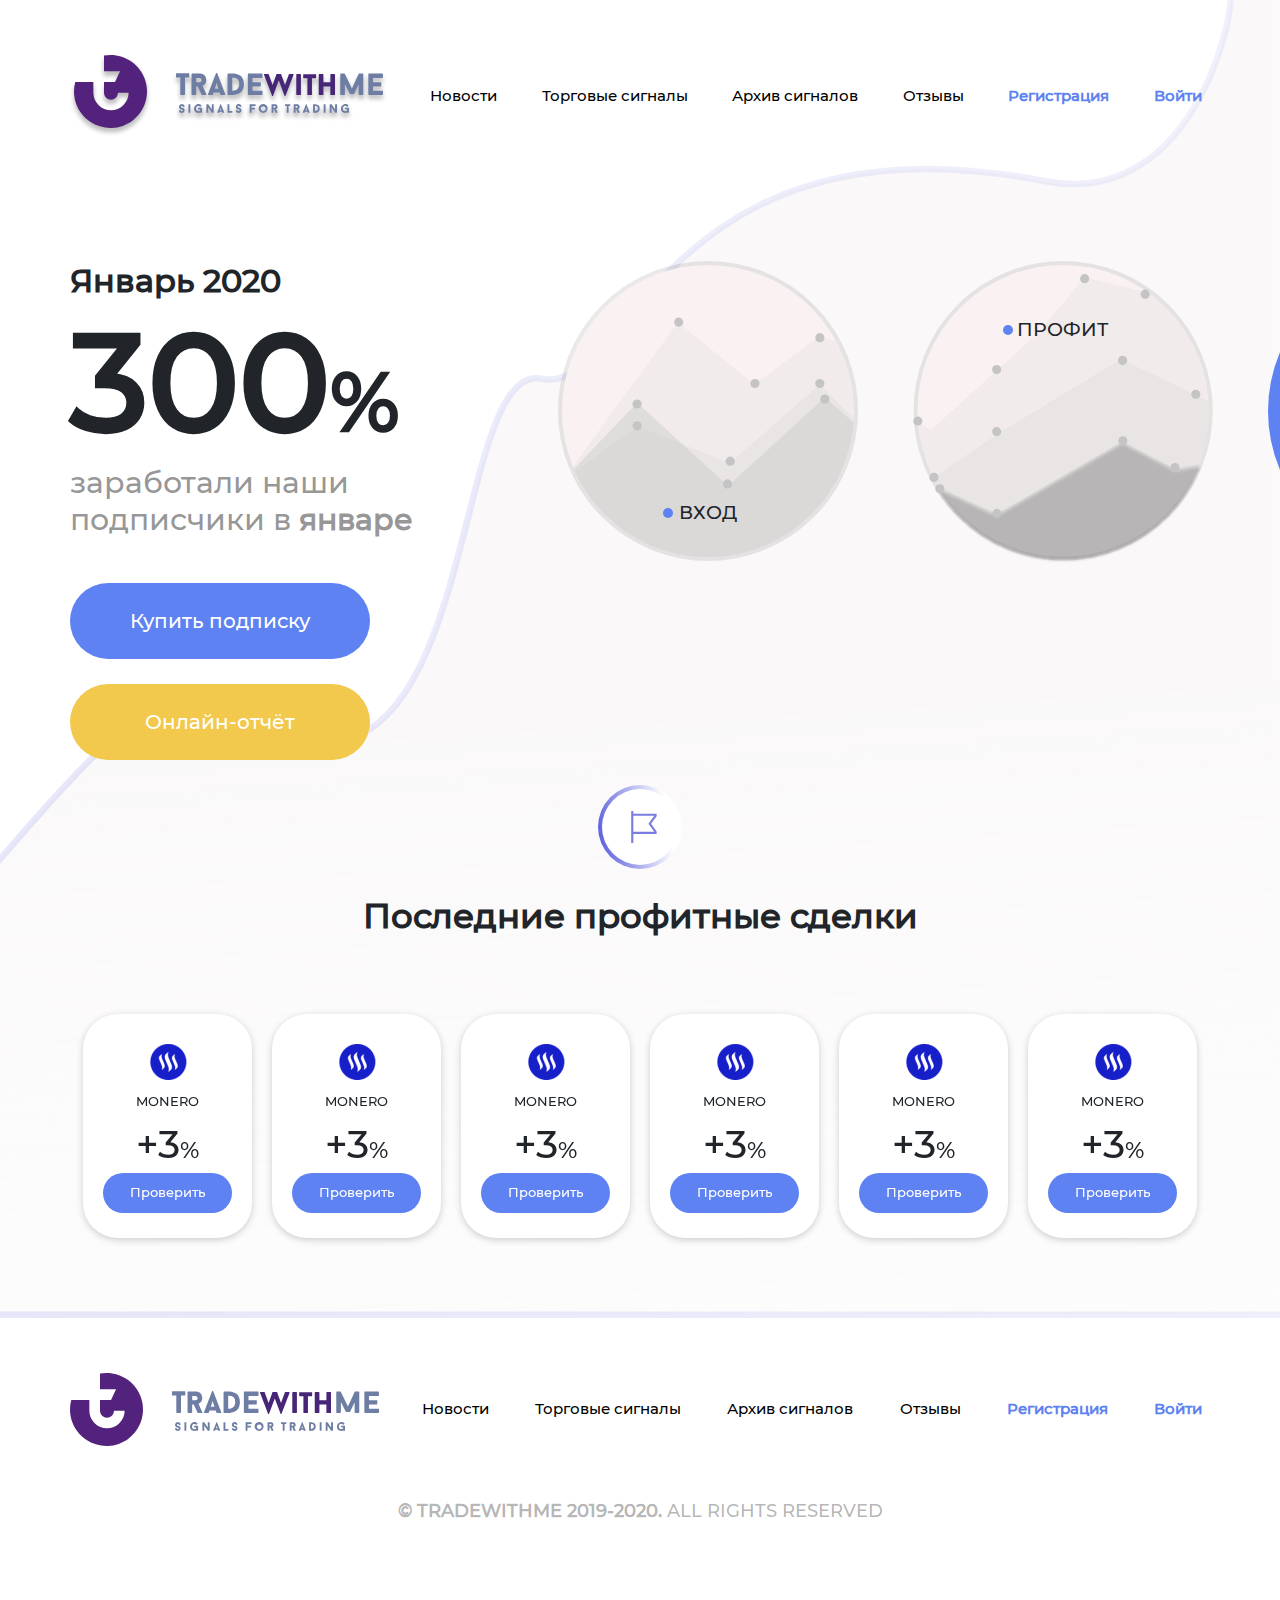
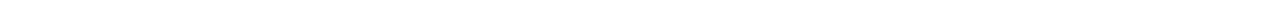
<file: index.html>
<!DOCTYPE html>
<html lang="ru">
<head>

	
	<link rel="stylesheet" type="text/css" href="css/normalize.css">
    <link rel="stylesheet" type="text/css" href="libs/bootstrap4/bootstrap.min.css">
    <link rel="stylesheet" type="text/css" href="libs/font-awesome-4.7.0/css/all.css">
    <link rel="stylesheet" type="text/css" href="libs/magnific-popup/magnific-popup.css">
    <link rel="stylesheet" type="text/css" href="css/owl.carousel.min.css">
    <link rel="stylesheet" type="text/css" href="css/animate.css">
    <link rel="stylesheet" type="text/css" href="css/fm.revealator.jquery.min.css">
    <link rel="stylesheet" type="text/css" href="fonts/style.css">
    <link rel="stylesheet" type="text/css" href="fonts/stylesheet.css">
    <link rel="stylesheet" type="text/css" href="css/odometer.min.css">
    <link rel="stylesheet" type="text/css" href="css/style.css">


	<meta name="viewport" content="width=device-width, initial-scale=1.0, user-scalable=no">

	<meta name="apple-mobile-web-app-capable" content="yes" />
	<meta http-equiv="X-UA-Compatible" content="IE=edge,chrome=1"/>
	<meta name="HandheldFriendly" content="true"/>

	<meta charset="utf-8">

	<meta name="keywords" content="">
	<meta name="description" content="">
	<title> Trade With Me </title>

</head>
<body>

<div class="wrapper">
	<div class="vector-bg">

		<header>
	    	<div class="container">
	    		<nav class="navbar navbar-expand-lg">
				  <a class="navbar-brand" href="#"><img src="images/logo.svg" alt="logo"></a>
				  <button class="navbar-toggler" type="button" data-toggle="collapse" data-target="#navbarSupportedContent" aria-controls="navbarSupportedContent" aria-expanded="false" aria-label="Toggle navigation">
				    <span class="navbar-toggler-icon"></span>
				  </button>

				  <div class="collapse navbar-collapse" id="navbarSupportedContent">
				    <ul class="navbar-nav justify-content-between">
				      
				      <li class="nav-item">
				        <a class="nav-link" href="#">Новости</a>
				      </li>

				      <li class="nav-item">
				        <a class="nav-link" href="#">Торговые сигналы</a>
				      </li>

				      <li class="nav-item">
				        <a class="nav-link" href="#">Архив сигналов</a>
				      </li>

				      <li class="nav-item">
				        <a class="nav-link" href="#">Отзывы</a>
				      </li>

				      <li class="nav-item special">
	                    <a class="nav-link" href="registration.html#screen">Регистрация</a>
	                  </li>

	                  <li class="nav-item special">
	                    <a class="nav-link" href="login.html#screen">Войти</a>
	                  </li>
				      
				    </ul>
				  </div>
				</nav>
	    	</div>
	    </header>

	    <section class="statistics">
	    	<div class="container">
	    		<div class="row">
	    			<div class="col-md-5">
	    				<div class="our-results">
	    					<div class="results-date">Январь 2020</div>
	    					<div class="results-percent">300<span>%</span></div>
	    					<div class="results-text">заработали наши  подписчики в <span>январе</span> </div>
	    					<div class="statistics-action">
	    						<a href="#" class="btn btn-blue">Купить подписку</a>
	    						<a href="#" class="btn btn-orange">Онлайн-отчёт</a>
	    					</div> 
	    				</div>
	    			</div>
	    			<div class="col-md-7">
	    				<div class="statistics-circles">
	    					<div class="statistics-enter">
	    						<img src="images/statistics-circle-1.svg" alt="circle">
	    						<span>Вход</span>
	    					</div>
	    					<div class="statistics-profit">
	    						<img src="images/statistics-circle-2.svg" alt="circle">
	    						<span>Профит</span>
	    					</div>
	    					<div class="statistics-profit">
	    						<img src="images/statistics-circle-3.svg" alt="circle">
	    					</div>
	    				</div>
	    			</div>
	    		</div>
	    	</div>
	    </section>

	    <section class="last-profit-orders">
	    	<div class="container">
	    		<div class="section-title text-center">
	    			<div class="title-icon"><img src="images/flag.svg" alt="flag"></div>
	    			<div class="title-text">Последние профитные сделки</div>
	    		</div>
	    		<div class="profit-orders-block owl-carousel">

	    			<div class="profit-item">
	    				
	    				<div class="profit-pic">
	    					<img src="images/profit-1.png" align="profit-item">
						</div>

						<div class="profit-name">Monero</div>

						<div class="profit-percent">+3<span>%</span></div>

						<div class="profit-button">
							<a href="#">Проверить</a>
						</div>

	    			</div>

	    			<div class="profit-item">
	    				
	    				<div class="profit-pic">
	    					<img src="images/profit-1.png" align="profit-item">
						</div>

						<div class="profit-name">Monero</div>

						<div class="profit-percent">+3<span>%</span></div>

						<div class="profit-button">
							<a href="#">Проверить</a>
						</div>

	    			</div>

	    			<div class="profit-item">
	    				
	    				<div class="profit-pic">
	    					<img src="images/profit-1.png" align="profit-item">
						</div>

						<div class="profit-name">Monero</div>

						<div class="profit-percent">+3<span>%</span></div>

						<div class="profit-button">
							<a href="#">Проверить</a>
						</div>

	    			</div>

	    			<div class="profit-item">
	    				
	    				<div class="profit-pic">
	    					<img src="images/profit-1.png" align="profit-item">
						</div>

						<div class="profit-name">Monero</div>

						<div class="profit-percent">+3<span>%</span></div>

						<div class="profit-button">
							<a href="#">Проверить</a>
						</div>

	    			</div>
	    		</div>
	    	</div>
	    </section>

	</div>

    <footer>
    	<div class="container">
    		<nav class="navbar navbar-expand-lg">
			  <a class="navbar-brand" href="#"><img src="images/logo-footer.svg" alt="logo"></a>
			  <button class="navbar-toggler" type="button" data-toggle="collapse" data-target="#navbarSupportedContent" aria-controls="navbarSupportedContent" aria-expanded="false" aria-label="Toggle navigation">
			    <span class="navbar-toggler-icon"></span>
			  </button>

			  <div class="collapse navbar-collapse" id="navbarSupportedContent">
			    <ul class="navbar-nav justify-content-between">
			      
			      <li class="nav-item">
			        <a class="nav-link" href="#">Новости</a>
			      </li>

			      <li class="nav-item">
			        <a class="nav-link" href="#">Торговые сигналы</a>
			      </li>

			      <li class="nav-item">
			        <a class="nav-link" href="#">Архив сигналов</a>
			      </li>

			      <li class="nav-item">
			        <a class="nav-link" href="#">Отзывы</a>
			      </li>

			      <li class="nav-item special">
                    <a class="nav-link" href="registration.html#screen">Регистрация</a>
                  </li>

                  <li class="nav-item special">
                    <a class="nav-link" href="login.html#screen">Войти</a>
                  </li>
			      
			    </ul>
			  </div>
			</nav>

			<div class="row footer-copyright">
				<div class="col-md-12 text-center">
					<p><span>© TRADEWITHME 2019-2020.</span> ALL RIGHTS RESERVED</p>
				</div>
			</div>
    	</div>
    </footer>

</div>

	
	<script type="text/javascript" src="js/jquery-3.2.1.min.js"></script>
	<!-- <script src="https://ajax.googleapis.com/ajax/libs/jquery/1.11.0/jquery.min.js"></script> -->
	<script type="text/javascript" src="js/wow.min2.js"></script>
	<script type="text/javascript" src="js/parallax.min.js"></script>
	<script type="text/javascript" src="libs/bootstrap4/popper.js"></script>
	<script type="text/javascript" src="libs/bootstrap4/bootstrap.min.js"></script>
	
	<script type="text/javascript" src="libs/magnific-popup/jquery.magnific-popup.min.js"></script>
	<!-- <script type="text/javascript" src="libs/magnific-popup/zoom.js"></script> -->
	<script type="text/javascript" src="libs/flipclock/js/flipclock.min.js"></script>
	<script type="text/javascript" src="js/owl.carousel.min.js"></script>
	<script type="text/javascript" src="js/owl.carousel2.thumbs.js"></script>
	<script type="text/javascript" src="js/jquery.maskedinput.min.js"></script>
	<script type="text/javascript" src="js/jquery.custom-scroll.min.js"></script>
	<script type="text/javascript" src="libs/font-awesome-4.7.0/js/all.js"></script>
	<script type="text/javascript" src="js/typed.js"></script>
	<script type="text/javascript" src="js/odometer.min.js"></script>
	<script type="text/javascript" src="js/circle-progress.js"></script>
	<script type="text/javascript" src="js/isotope.pkgd.min.js"></script>
	<script type="text/javascript" src="js/main.js"></script>

	<script>
		new WOW().init();
	</script>
	


</body>
</html>
</file>
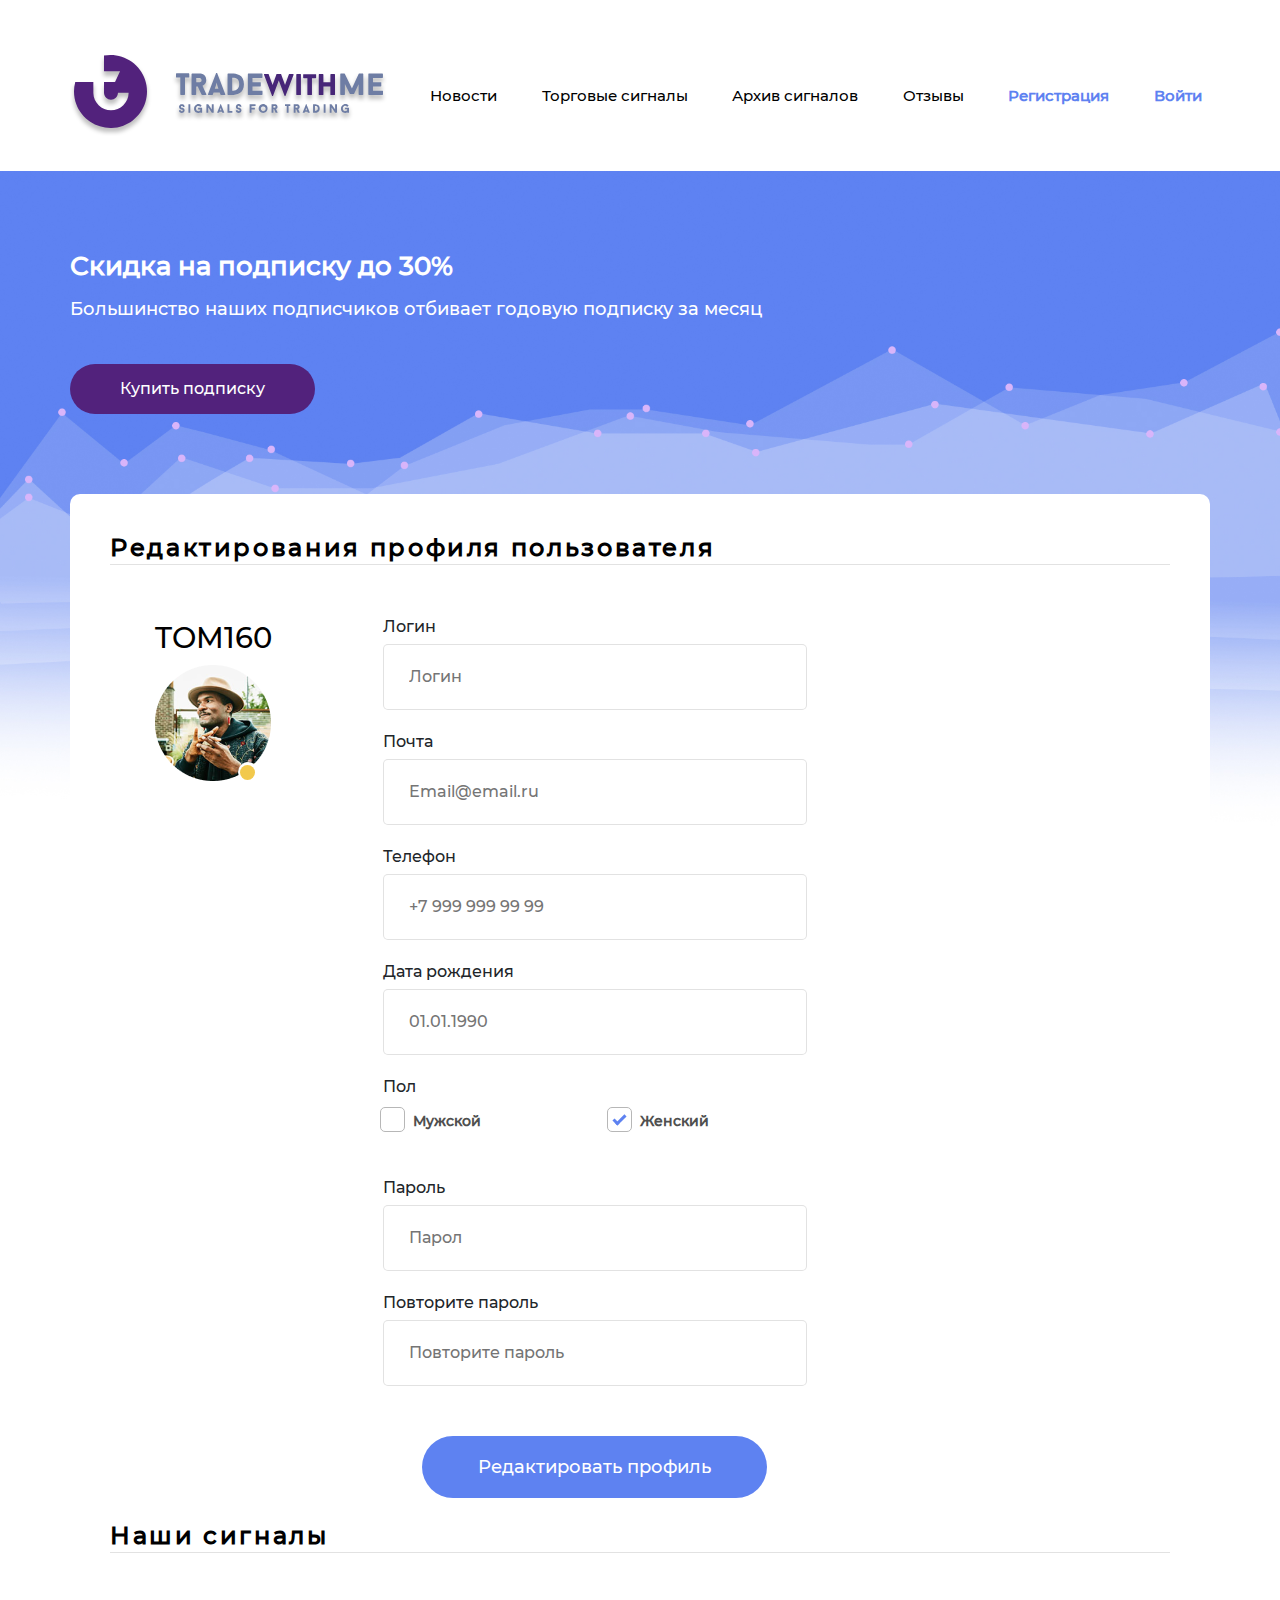
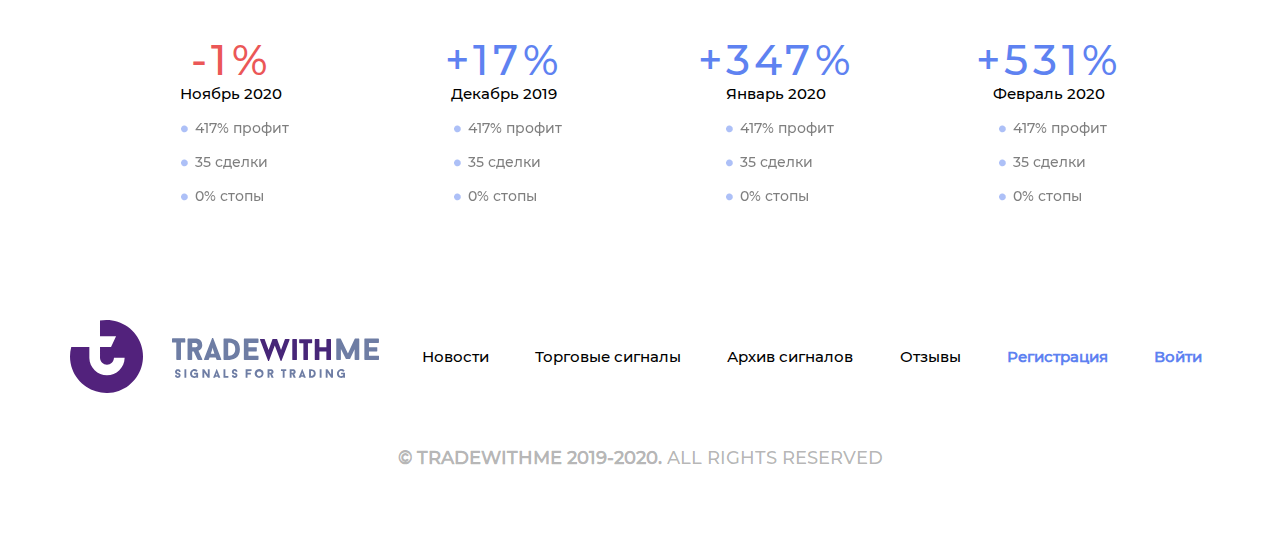
<file: edit-profile.html>
<!DOCTYPE html>
<html lang="ru">

<head>
    <link rel="stylesheet" type="text/css" href="css/normalize.css">
    <link rel="stylesheet" type="text/css" href="libs/bootstrap4/bootstrap.min.css">
    <link rel="stylesheet" type="text/css" href="libs/font-awesome-4.7.0/css/all.css">
    <link rel="stylesheet" type="text/css" href="libs/magnific-popup/magnific-popup.css">
    <link rel="stylesheet" type="text/css" href="css/owl.carousel.min.css">
    <link rel="stylesheet" type="text/css" href="css/animate.css">
    <link rel="stylesheet" type="text/css" href="css/fm.revealator.jquery.min.css">
    <link rel="stylesheet" type="text/css" href="fonts/style.css">
    <link rel="stylesheet" type="text/css" href="css/odometer.min.css">
    <link rel="stylesheet" type="text/css" href="css/style.css">
    <link rel="stylesheet" type="text/css" href="css/farrux.css">
    <meta name="viewport" content="width=device-width, initial-scale=1.0, user-scalable=no">
    <meta name="apple-mobile-web-app-capable" content="yes" />
    <meta http-equiv="X-UA-Compatible" content="IE=edge,chrome=1" />
    <meta name="HandheldFriendly" content="true" />
    <meta charset="utf-8">
    <meta name="keywords" content="">
    <meta name="description" content="">
    <title> Trade With Me </title>
</head>

<body>
    <div class="wrapper">

        <header>
            <div class="container">
                <nav class="navbar navbar-expand-lg">
                    <a class="navbar-brand" href="#"><img src="images/logo.svg" alt="logo"></a>
                    <button class="navbar-toggler" type="button" data-toggle="collapse"
                        data-target="#navbarSupportedContent" aria-controls="navbarSupportedContent"
                        aria-expanded="false" aria-label="Toggle navigation">
                        <span class="navbar-toggler-icon"></span>
                    </button>

                    <div class="collapse navbar-collapse" id="navbarSupportedContent">
                        <ul class="navbar-nav justify-content-between">

                            <li class="nav-item">
                                <a class="nav-link" href="#">Новости</a>
                            </li>

                            <li class="nav-item">
                                <a class="nav-link" href="#">Торговые сигналы</a>
                            </li>

                            <li class="nav-item">
                                <a class="nav-link" href="#">Архив сигналов</a>
                            </li>

                            <li class="nav-item">
                                <a class="nav-link" href="#">Отзывы</a>
                            </li>

                            <li class="nav-item special">
                                <a class="nav-link" href="#">Регистрация</a>
                            </li>

                            <li class="nav-item special">
                                <a class="nav-link" href="#">Войти</a>
                            </li>

                        </ul>
                    </div>
                </nav>
            </div>
        </header>

        <section class="main-sec">
            <div class="container">

                <div class="row">
                    <div class="col-lg-12">
                        <div class="discount">
                            <p class="percent">Скидка на подписку до 30%</p>
                            <p class="most">Большинство наших подписчиков отбивает годовую подписку за месяц</p>
                            <div class="discount-link">
                                <a href="#">Купить подписку</a>
                            </div>
                        </div>
                    </div>
                </div>

                <div class="profile-user">

                    <div class="profile-user-title">
                        <p>Редактирования профиля пользователя</p>
                    </div>

                    <div class="row profile-rov">

                        <div class="col-lg-3">
                            <div class="tom">
                                <p>TOM160</p>
                                <img src="images/user.png" alt="">
                            </div>
                        </div>

                        <div class="col-lg-5">

                            <div class="form-contact">

                                <form>
                                    <div class="row">

                                        <div class="col-md-12">
                                            <label for="login">Логин</label>
                                            <input id="login" type="text" placeholder="Логин" class="input" required>
                                            <span class="error">Неверный ввод данных</span>
                                        </div>

                                        <div class="col-md-12">
                                            <label for="email">Почта</label>
                                            <input id="email" type="mail" placeholder="Email@email.ru" class="input"
                                                required>
                                            <span class="error">Неверный ввод данных</span>
                                        </div>

                                        <div class="col-md-12">
                                            <label for="phone">Телефон</label>
                                            <input id="phone" type="tel" placeholder="+7 999 999 99 99" class="input"
                                                required>
                                            <span class="error">Неверный ввод данных</span>
                                        </div>

                                        <div class="col-md-12">
                                            <label for="birth_date">Дата рождения</label>
                                            <input id="birth_date" type="text" placeholder="01.01.1990" class="input"
                                                required>
                                            <span class="error">Неверный ввод данных</span>
                                        </div>

                                        <div class="col-md-12">
                                            <label>Пол</label>
                                            <div class="row">
                                                <div class="col-lg-6 col-6">
                                                    <div class="check-block">
                                                        <label class="container">
                                                            <input type="radio" checked="checked" name="gender">
                                                            <span class="checkmark"></span>
                                                            Мужской
                                                        </label>
                                                    </div>
                                                </div>
                                                <div class="col-lg-6 col-6">
                                                    <div class="check-block">
                                                        <label class="container">
                                                            <input type="radio" checked="checked" name="gender">
                                                            <span class="checkmark"></span>
                                                            Женский
                                                        </label>
                                                    </div>
                                                </div>
                                            </div>
                                        </div>

                                        <div class="col-md-12">
                                            <label for="password">Пароль</label>
                                            <input id="password" type="password" placeholder="Парол" class="input"
                                                src="images/eye.png" required>
                                            <span class="error">Неверный ввод данных</span>
                                        </div>

                                        <div class="col-md-12">
                                            <label for="re-password">Повторите пароль</label>
                                            <input id="re-password" type="password" placeholder="Повторите пароль" class="input"
                                                required>
                                            <span class="error">Неверный ввод данных</span>
                                        </div>

                                        <div class="col-md-12">
                                            <button class="btn" type="submit">Редактировать профиль</button>
                                        </div>

                                    </div>

                                </form>

                            </div>

                        </div>

                        <div class="col-lg-4">
                            
                        </div>

                    </div>
                    <div class="our-signals">
                        <div class="profile-user-title">
                            <p>Наши сигналы</p>
                        </div>
                        <div class="row list-rov">
                            <div class="col-lg-3 col-6">
                                <div class="november">
                                    <h4 class="red-title">-1%</h4>
                                    <p>Ноябрь 2020</p>
                                    <div class="list">
                                        <ul>
                                            <li>417% профит</li>
                                            <li>35 сделки</li>
                                            <li>0% стопы</li>
                                        </ul>
                                    </div>
                                </div>
                            </div>
                            <div class="col-lg-3 col-6">
                                <div class="november">
                                    <h4 class="blue-title">+17%</h4>
                                    <p>Декабрь 2019</p>
                                    <div class="list">
                                        <ul>
                                            <li>417% профит</li>
                                            <li>35 сделки</li>
                                            <li>0% стопы</li>
                                        </ul>
                                    </div>
                                </div>
                            </div>
                            <div class="col-lg-3 col-6">
                                <div class="november">
                                    <h4 class="blue-title">+347%</h4>
                                    <p>Январь 2020</p>
                                    <div class="list">
                                        <ul>
                                            <li>417% профит</li>
                                            <li>35 сделки</li>
                                            <li>0% стопы</li>
                                        </ul>
                                    </div>
                                </div>
                            </div>
                            <div class="col-lg-3 col-6">
                                <div class="november">
                                    <h4 class="blue-title">+531%</h4>
                                    <p>Февраль 2020</p>
                                    <div class="list">
                                        <ul>
                                            <li>417% профит</li>
                                            <li>35 сделки</li>
                                            <li>0% стопы</li>
                                        </ul>
                                    </div>
                                </div>
                            </div>
                        </div>
                    </div>
                </div>
            </div>
        </section>

        <footer>
            <div class="container">
                <nav class="navbar navbar-expand-lg">
                    <a class="navbar-brand" href="#"><img src="images/logo-footer.svg" alt="logo"></a>
                    <button class="navbar-toggler" type="button" data-toggle="collapse"
                        data-target="#navbarSupportedContent" aria-controls="navbarSupportedContent"
                        aria-expanded="false" aria-label="Toggle navigation">
                        <span class="navbar-toggler-icon"></span>
                    </button>

                    <div class="collapse navbar-collapse" id="navbarSupportedContent">
                        <ul class="navbar-nav justify-content-between">

                            <li class="nav-item">
                                <a class="nav-link" href="#">Новости</a>
                            </li>

                            <li class="nav-item">
                                <a class="nav-link" href="#">Торговые сигналы</a>
                            </li>

                            <li class="nav-item">
                                <a class="nav-link" href="#">Архив сигналов</a>
                            </li>

                            <li class="nav-item">
                                <a class="nav-link" href="#">Отзывы</a>
                            </li>

                            <li class="nav-item special">
                                <a class="nav-link" href="registration.html#screen">Регистрация</a>
                            </li>

                            <li class="nav-item special">
                                <a class="nav-link" href="login.html#screen">Войти</a>
                            </li>

                        </ul>
                    </div>
                </nav>

                <div class="row footer-copyright">
                    <div class="col-md-12 text-center">
                        <p><span>© TRADEWITHME 2019-2020.</span> ALL RIGHTS RESERVED</p>
                    </div>
                </div>
            </div>
        </footer>

    </div>
    <script type="text/javascript" src="js/jquery-3.2.1.min.js"></script>
    <!-- <script src="https://ajax.googleapis.com/ajax/libs/jquery/1.11.0/jquery.min.js"></script> -->
    <script type="text/javascript" src="js/wow.min2.js"></script>
    <script type="text/javascript" src="js/parallax.min.js"></script>
    <script type="text/javascript" src="libs/bootstrap4/popper.js"></script>
    <script type="text/javascript" src="libs/bootstrap4/bootstrap.min.js"></script>
    <script type="text/javascript" src="libs/magnific-popup/jquery.magnific-popup.min.js"></script>
    <!-- <script type="text/javascript" src="libs/magnific-popup/zoom.js"></script> -->
    <script type="text/javascript" src="libs/flipclock/js/flipclock.min.js"></script>
    <script type="text/javascript" src="js/owl.carousel.min.js"></script>
    <script type="text/javascript" src="js/owl.carousel2.thumbs.js"></script>
    <script type="text/javascript" src="js/jquery.maskedinput.min.js"></script>
    <script type="text/javascript" src="js/jquery.custom-scroll.min.js"></script>
    <script type="text/javascript" src="libs/font-awesome-4.7.0/js/all.js"></script>
    <script type="text/javascript" src="js/typed.js"></script>
    <script type="text/javascript" src="js/odometer.min.js"></script>
    <script type="text/javascript" src="js/circle-progress.js"></script>
    <script type="text/javascript" src="js/isotope.pkgd.min.js"></script>
    <script type="text/javascript" src="js/main.js"></script>
    <script>
        new WOW().init();
    </script>
</body>

</html>
</file>
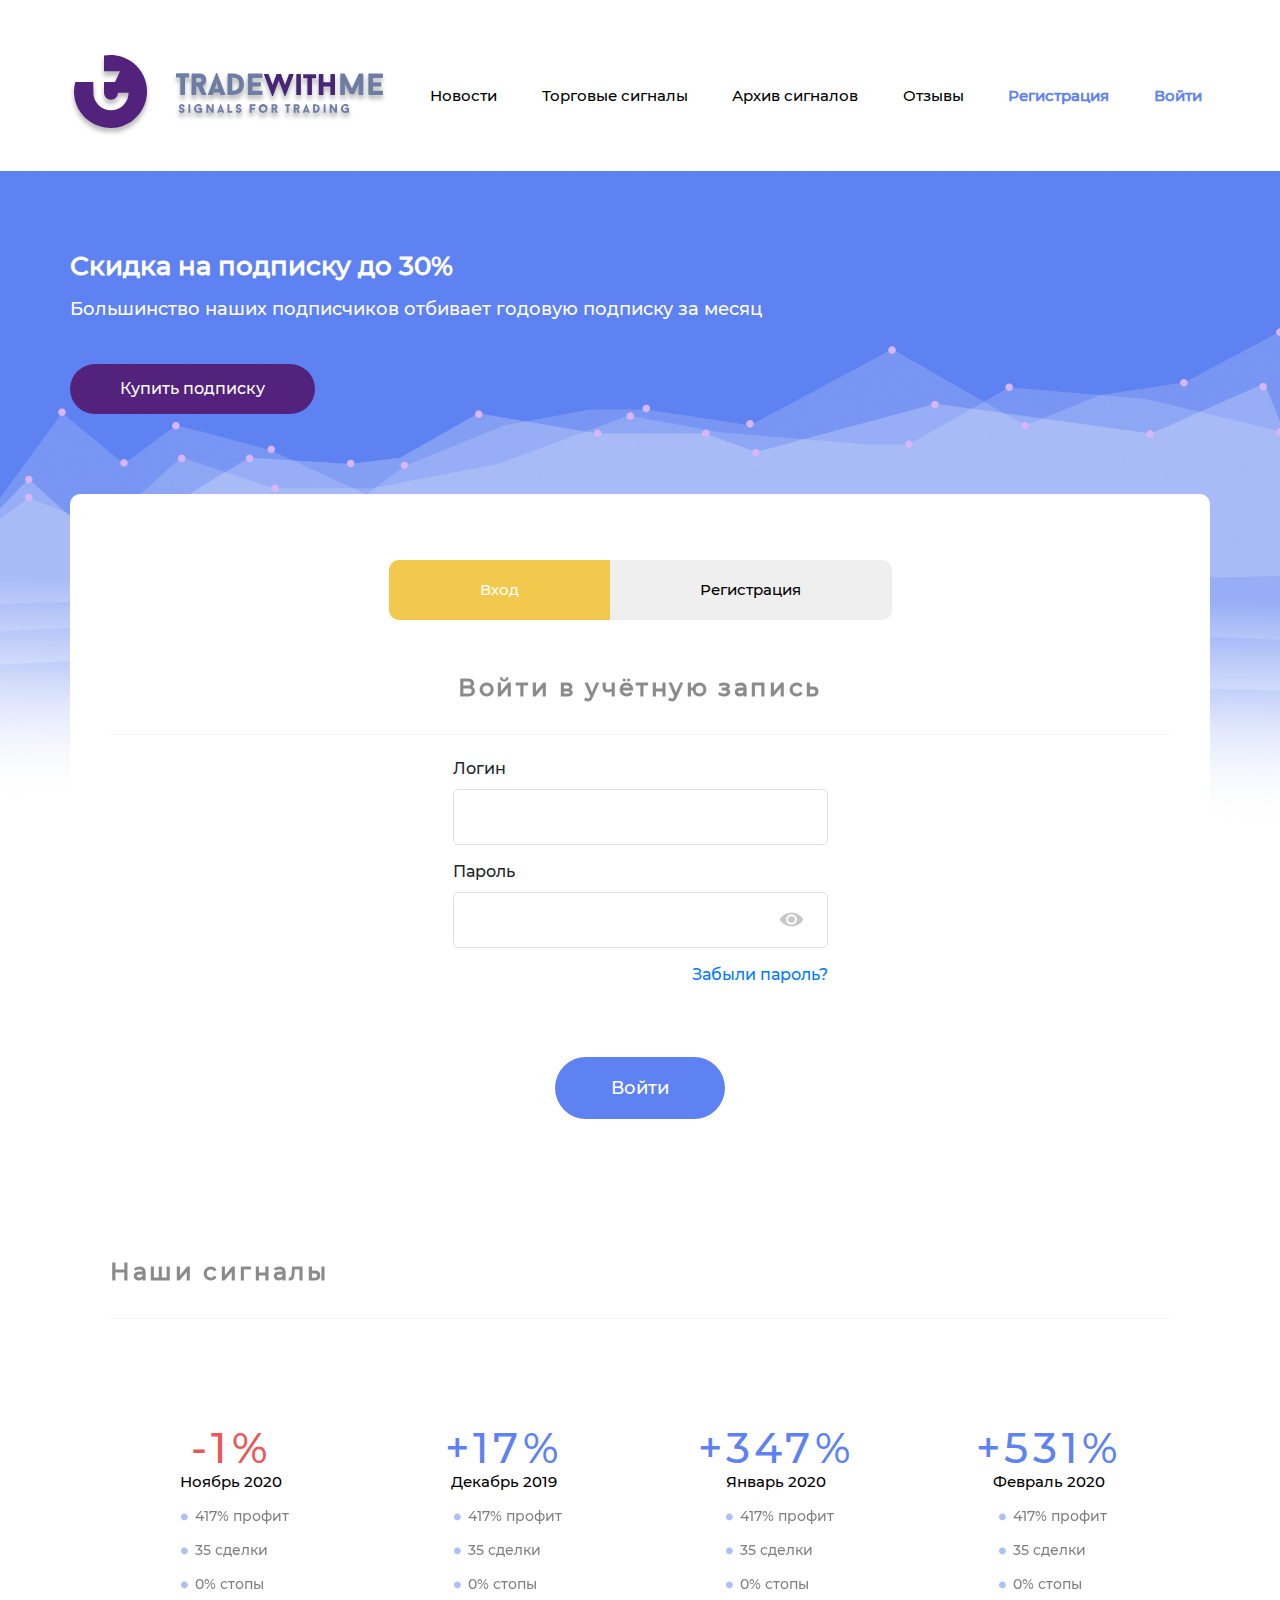
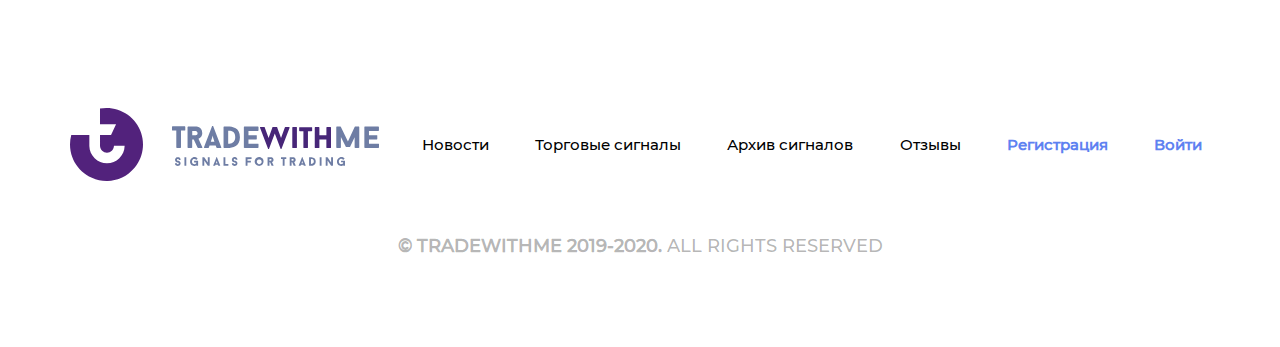
<file: login.html>
<!DOCTYPE html>
<html lang="ru">

<head>
    <link rel="stylesheet" type="text/css" href="css/normalize.css">
    <link rel="stylesheet" type="text/css" href="libs/bootstrap4/bootstrap.min.css">
    <link rel="stylesheet" type="text/css" href="libs/font-awesome-4.7.0/css/all.css">
    <link rel="stylesheet" type="text/css" href="libs/magnific-popup/magnific-popup.css">
    <link rel="stylesheet" type="text/css" href="css/owl.carousel.min.css">
    <link rel="stylesheet" type="text/css" href="css/animate.css">
    <link rel="stylesheet" type="text/css" href="css/fm.revealator.jquery.min.css">
    <link rel="stylesheet" type="text/css" href="fonts/style.css">
    <link rel="stylesheet" type="text/css" href="css/odometer.min.css">
    <link rel="stylesheet" type="text/css" href="css/style.css">

    <meta name="viewport" content="width=device-width, initial-scale=1.0, user-scalable=no">
    <meta name="apple-mobile-web-app-capable" content="yes" />
    <meta http-equiv="X-UA-Compatible" content="IE=edge,chrome=1" />
    <meta name="HandheldFriendly" content="true" />
    <meta charset="utf-8">
    <meta name="keywords" content="">
    <meta name="description" content="">
    <title> Trade With Me </title>
</head>

<body>
    <div class="wrapper">
        <header>
        	<div class="container">
        		<nav class="navbar navbar-expand-lg">
				  <a class="navbar-brand" href="#"><img src="images/logo.svg" alt="logo"></a>
				  <button class="navbar-toggler" type="button" data-toggle="collapse" data-target="#navbarSupportedContent" aria-controls="navbarSupportedContent" aria-expanded="false" aria-label="Toggle navigation">
				    <span class="navbar-toggler-icon"></span>
				  </button>

				  <div class="collapse navbar-collapse" id="navbarSupportedContent">
				    <ul class="navbar-nav justify-content-between">
				      
				      <li class="nav-item">
				        <a class="nav-link" href="#">Новости</a>
				      </li>

				      <li class="nav-item">
				        <a class="nav-link" href="#">Торговые сигналы</a>
				      </li>

				      <li class="nav-item">
				        <a class="nav-link" href="#">Архив сигналов</a>
				      </li>

				      <li class="nav-item">
				        <a class="nav-link" href="#">Отзывы</a>
				      </li>

				      <li class="nav-item special">
                        <a class="nav-link" href="registration.html#screen">Регистрация</a>
                      </li>

                      <li class="nav-item special">
                        <a class="nav-link" href="login.html#screen">Войти</a>
                      </li>
				      
				    </ul>
				  </div>
				</nav>
        	</div>
        </header>
        <section class="main-sec registration login">
            <div class="container">

                <div class="row">
                    <div class="col-lg-12">
                        <div class="discount">
                            <p class="percent">Скидка на подписку до 30%</p>
                            <p class="most">Большинство наших подписчиков отбивает годовую подписку за месяц</p>
                            <a href="#">Купить подписку</a>
                        </div>
                    </div>
                </div>

                <div class="profile-user" id="screen">
                    
                	<div class="registration-action">
                		<div class="btn-group">
                			<a href="login.html#screen" class="btn btn-login active">Вход</a>
                			<a href="registration.html#screen" class="btn btn-register ">Регистрация</a>
                		</div>
                	</div>
					<div class="profile-user-title text-center">
                        <p>Войти в учётную запись</p>
                    </div>
                	<div class="action-form register">
                		<form id="login-form">
                			<div class="row ">
                				
                				<div class="col-md-12">
                					
                					<label for="login">Логин</label>
                					<input id="login" type="text" name="login">
                					<span class="error">Неверный ввод данных</span>
                				</div>

                				<div class="col-md-12">
                					
                					<label for="password">Пароль</label>
                					<input id="password" type="password" name="password">
                					<a class="show-hide" href="#" data-target="password"><img src="images/eye.png" alt="show-hide"></a>
                                    <span class="error">Неверный ввод данных</span>

                				</div>

                                <div class="col-md-12 text-right">
                                    <a href="recovery.html#screen">Забыли пароль?</a>
                                </div>

                				<div class="col-md-12">
                					<button>Войти</button>
                				</div>

                			</div>
                		</form>
                	</div>

                    <div class="our-signals">
                        <div class="profile-user-title">
                            <p>Наши сигналы</p>
                        </div>
                        <div class="row list-rov">
                            <div class="col-lg-3">
                                <div class="november">
                                    <h4 class="red-title">-1%</h4>
                                    <p>Ноябрь 2020</p>
                                    <div class="list">
                                        <ul>
                                            <li>417% профит</li>
                                            <li>35 сделки</li>
                                            <li>0% стопы</li>
                                        </ul>
                                    </div>
                                </div>
                            </div>
                            <div class="col-lg-3">
                                <div class="november">
                                    <h4 class="blue-title">+17%</h4>
                                    <p>Декабрь 2019</p>
                                    <div class="list">
                                        <ul>
                                            <li>417% профит</li>
                                            <li>35 сделки</li>
                                            <li>0% стопы</li>
                                        </ul>
                                    </div>
                                </div>
                            </div>
                            <div class="col-lg-3">
                                <div class="november">
                                    <h4 class="blue-title">+347%</h4>
                                    <p>Январь 2020</p>
                                    <div class="list">
                                        <ul>
                                            <li>417% профит</li>
                                            <li>35 сделки</li>
                                            <li>0% стопы</li>
                                        </ul>
                                    </div>
                                </div>
                            </div>
                            <div class="col-lg-3">
                                <div class="november">
                                    <h4 class="blue-title">+531%</h4>
                                    <p>Февраль 2020</p>
                                    <div class="list">
                                        <ul>
                                            <li>417% профит</li>
                                            <li>35 сделки</li>
                                            <li>0% стопы</li>
                                        </ul>
                                    </div>
                                </div>
                            </div>
                        </div>
                    </div>
                </div>
            </div>
        </section>

        <footer>
        	<div class="container">
        		<nav class="navbar navbar-expand-lg">
				  <a class="navbar-brand" href="#"><img src="images/logo-footer.svg" alt="logo"></a>
				  <button class="navbar-toggler" type="button" data-toggle="collapse" data-target="#navbarSupportedContent" aria-controls="navbarSupportedContent" aria-expanded="false" aria-label="Toggle navigation">
				    <span class="navbar-toggler-icon"></span>
				  </button>

				  <div class="collapse navbar-collapse" id="navbarSupportedContent">
				    <ul class="navbar-nav justify-content-between">
				      
				      <li class="nav-item">
				        <a class="nav-link" href="#">Новости</a>
				      </li>

				      <li class="nav-item">
				        <a class="nav-link" href="#">Торговые сигналы</a>
				      </li>

				      <li class="nav-item">
				        <a class="nav-link" href="#">Архив сигналов</a>
				      </li>

				      <li class="nav-item">
				        <a class="nav-link" href="#">Отзывы</a>
				      </li>

				      <li class="nav-item special">
                        <a class="nav-link" href="registration.html#screen">Регистрация</a>
                      </li>

                      <li class="nav-item special">
                        <a class="nav-link" href="login.html#screen">Войти</a>
                      </li>
				      
				    </ul>
				  </div>
				</nav>

				<div class="row footer-copyright">
					<div class="col-md-12 text-center">
						<p><span>© TRADEWITHME 2019-2020.</span> ALL RIGHTS RESERVED</p>
					</div>
				</div>
        	</div>
        </footer>

    </div>

    <script type="text/javascript" src="js/jquery-3.2.1.min.js"></script>
    <!-- <script src="https://ajax.googleapis.com/ajax/libs/jquery/1.11.0/jquery.min.js"></script> -->
    <script type="text/javascript" src="js/wow.min2.js"></script>
    <script type="text/javascript" src="js/parallax.min.js"></script>
    <script type="text/javascript" src="libs/bootstrap4/popper.js"></script>
    <script type="text/javascript" src="libs/bootstrap4/bootstrap.min.js"></script>
    <script type="text/javascript" src="libs/magnific-popup/jquery.magnific-popup.min.js"></script>
    <!-- <script type="text/javascript" src="libs/magnific-popup/zoom.js"></script> -->
    <script type="text/javascript" src="libs/flipclock/js/flipclock.min.js"></script>
    <script type="text/javascript" src="js/owl.carousel.min.js"></script>
    <script type="text/javascript" src="js/owl.carousel2.thumbs.js"></script>
    <script type="text/javascript" src="js/jquery.maskedinput.min.js"></script>
    <script type="text/javascript" src="js/jquery.custom-scroll.min.js"></script>
    <script type="text/javascript" src="libs/font-awesome-4.7.0/js/all.js"></script>
    <script type="text/javascript" src="js/typed.js"></script>
    <script type="text/javascript" src="js/odometer.min.js"></script>
    <script type="text/javascript" src="js/circle-progress.js"></script>
    <script type="text/javascript" src="js/isotope.pkgd.min.js"></script>
    <script type="text/javascript" src="js/main.js"></script>
    <script>
    new WOW().init();
    </script>
</body>

</html>
</file>
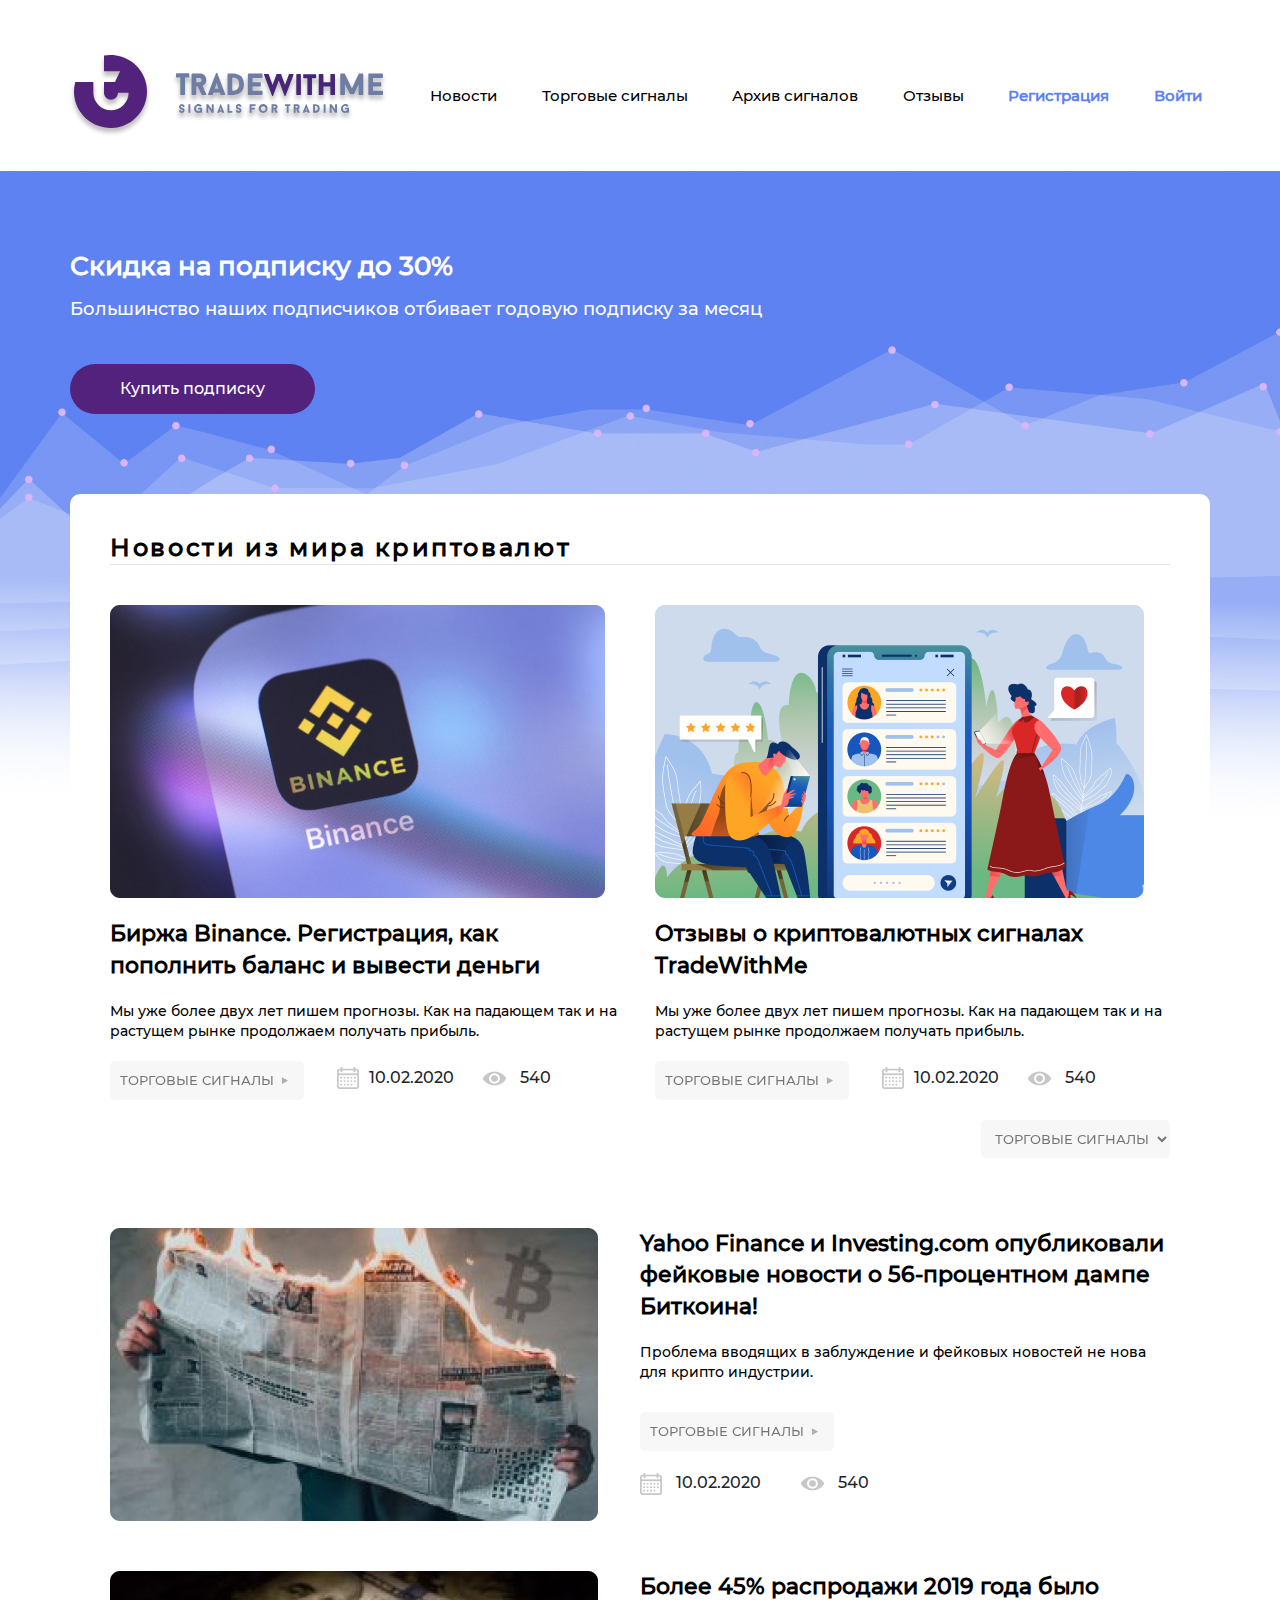
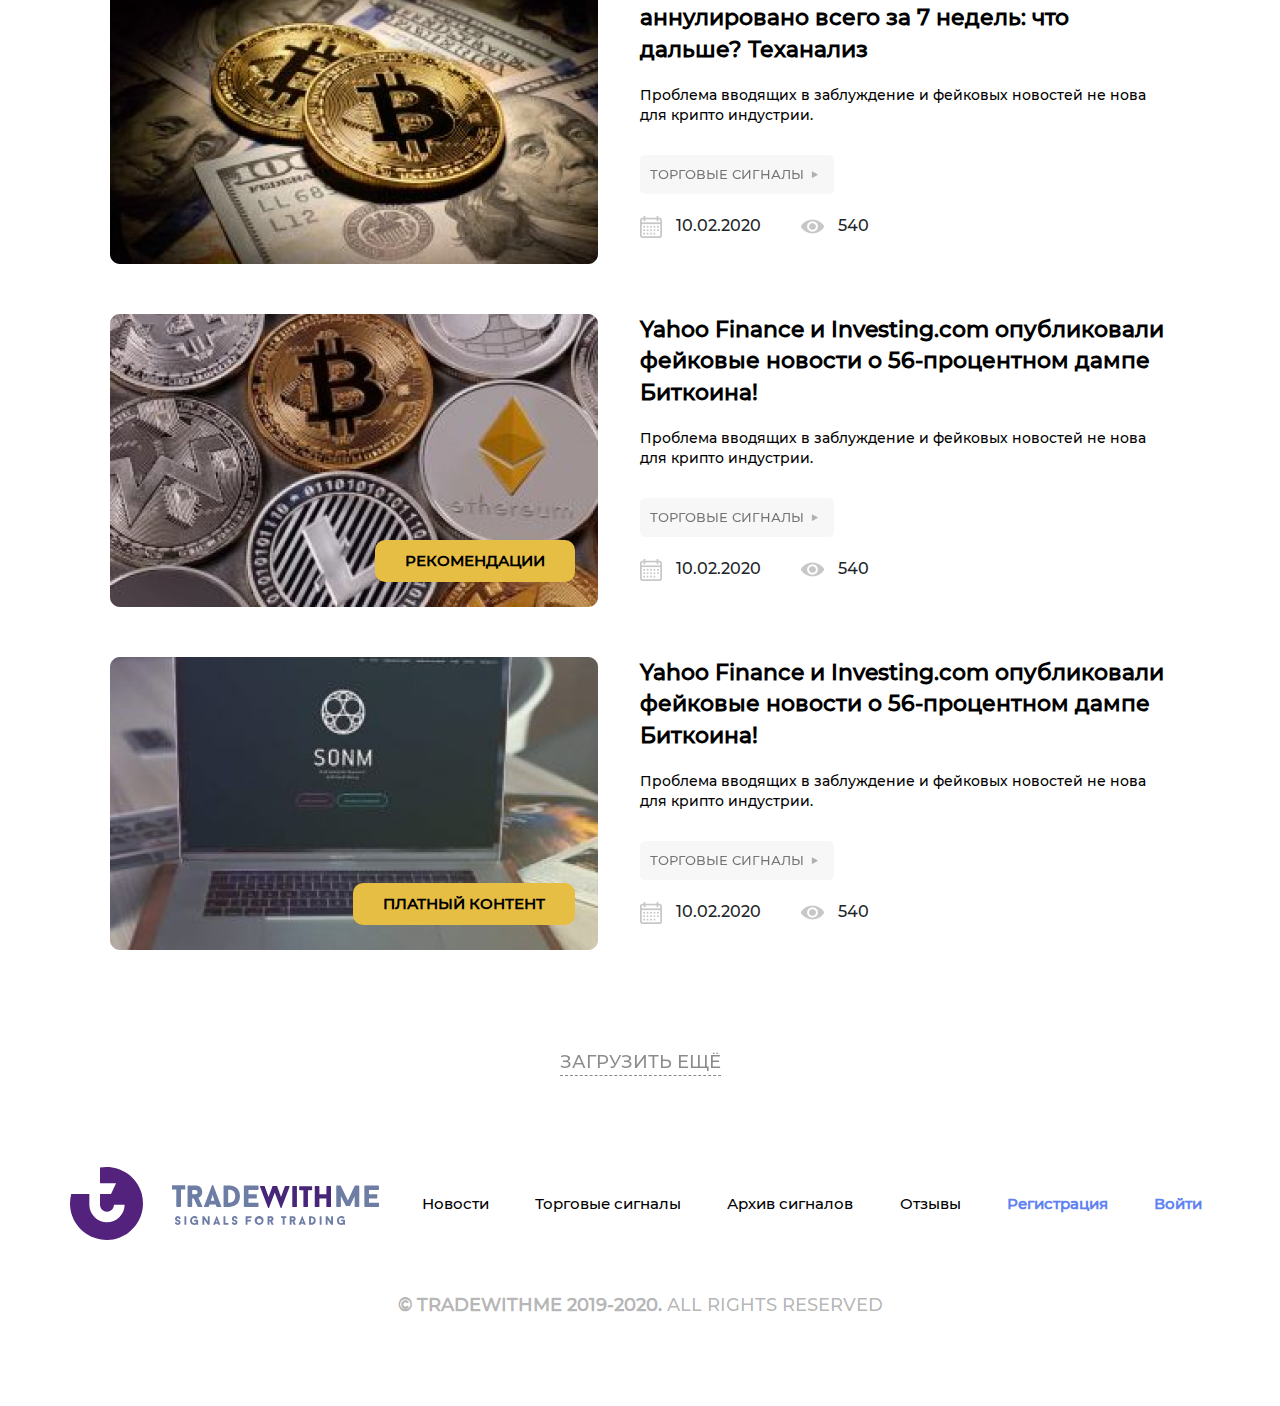
<file: news.html>
<!DOCTYPE html>
<html lang="ru">

<head>
    <link rel="stylesheet" type="text/css" href="css/normalize.css">
    <link rel="stylesheet" type="text/css" href="libs/bootstrap4/bootstrap.min.css">
    <link rel="stylesheet" type="text/css" href="libs/font-awesome-4.7.0/css/all.css">
    <link rel="stylesheet" type="text/css" href="libs/magnific-popup/magnific-popup.css">
    <link rel="stylesheet" type="text/css" href="css/owl.carousel.min.css">
    <link rel="stylesheet" type="text/css" href="css/animate.css">
    <link rel="stylesheet" type="text/css" href="css/fm.revealator.jquery.min.css">
    <link rel="stylesheet" type="text/css" href="fonts/style.css">
    <link rel="stylesheet" type="text/css" href="css/odometer.min.css">
    <link rel="stylesheet" type="text/css" href="css/style.css">
    <link rel="stylesheet" type="text/css" href="css/farrux.css">
    <meta name="viewport" content="width=device-width, initial-scale=1.0, user-scalable=no">
    <meta name="apple-mobile-web-app-capable" content="yes" />
    <meta http-equiv="X-UA-Compatible" content="IE=edge,chrome=1" />
    <meta name="HandheldFriendly" content="true" />
    <meta charset="utf-8">
    <meta name="keywords" content="">
    <meta name="description" content="">
    <title> Trade With Me </title>
</head>

<body>
    <div class="wrapper">
        <header>
            <div class="container">
                <nav class="navbar navbar-expand-lg">
                    <a class="navbar-brand" href="#"><img src="images/logo.svg" alt="logo"></a>
                    <button class="navbar-toggler" type="button" data-toggle="collapse"
                        data-target="#navbarSupportedContent" aria-controls="navbarSupportedContent"
                        aria-expanded="false" aria-label="Toggle navigation">
                        <span class="navbar-toggler-icon"></span>
                    </button>
                    <div class="collapse navbar-collapse" id="navbarSupportedContent">
                        <ul class="navbar-nav justify-content-between">
                            <li class="nav-item">
                                <a class="nav-link" href="#">Новости</a>
                            </li>
                            <li class="nav-item">
                                <a class="nav-link" href="#">Торговые сигналы</a>
                            </li>
                            <li class="nav-item">
                                <a class="nav-link" href="#">Архив сигналов</a>
                            </li>
                            <li class="nav-item">
                                <a class="nav-link" href="#">Отзывы</a>
                            </li>
                            <li class="nav-item special">
                                <a class="nav-link" href="#">Регистрация</a>
                            </li>
                            <li class="nav-item special">
                                <a class="nav-link" href="#">Войти</a>
                            </li>
                        </ul>
                    </div>
                </nav>
            </div>
        </header>
        <section class="main-sec news">
            <div class="container">
                <div class="row">
                    <div class="col-lg-12">
                        <div class="discount">
                            <p class="percent">Скидка на подписку до 30%</p>
                            <p class="most payment-para">Большинство наших подписчиков отбивает годовую подписку за месяц</p>
                            <div class="discount-link none">
                                <a href="#">Купить подписку</a>
                            </div>
                        </div>
                    </div>
                </div>
                <div class="profile-user">
                    <div class="profile-user-title">
                        <p class="news-title">Новости из мира криптовалют</p>
                    </div>
                    <div class="row">
                        <div class="col-md-6">
                            <div class="news-block">
                                <div class="img-block">
                                    <img src="images/news1.jpg" alt="">
                                </div>
                                <div class="news-text">
                                    Биржа Binance. Регистрация, как пополнить баланс и вывести деньги
                                </div>
                                <div class="news-anons">
                                    Мы уже более двух лет пишем прогнозы. Как на падающем так и на растущем рынке
                                    продолжаем получать прибыль.
                                </div>
                                <div class="row news-rov">
                                    <div class="col-md-5">
                                        <div class="news-dr-link">
                                            <a href="#">Торговые сигналы</a>
                                        </div>
                                    </div>
                                    <div class="col-md-3">
                                        <div class="news-date">
                                            <img src="images/news-calendar.png" alt="calendar">
                                            <span>10.02.2020</span>
                                        </div>
                                    </div>
                                    <div class="col-md-4">
                                        <div class="news-view">
                                            <img src="images/eye.png" alt="">
                                            <span>540</span>
                                        </div>
                                    </div>
                                </div>
                            </div>
                        </div>
                        <div class="col-md-6">
                            <div class="news-block">
                                <div class="img-block">
                                    <img src="images/news2.png" alt="">
                                </div>
                                <div class="news-text">
                                    Отзывы о криптовалютных сигналах TradeWithMe
                                </div>
                                <div class="news-anons">
                                    Мы уже более двух лет пишем прогнозы. Как на падающем так и на растущем рынке
                                    продолжаем получать прибыль.
                                </div>
                                <div class="row news-rov">
                                    <div class="col-md-5">
                                        <div class="news-dr-link">
                                            <a href="#">Торговые сигналы</a>
                                        </div>
                                    </div>
                                    <div class="col-md-3">
                                        <div class="news-date">
                                            <img src="images/news-calendar.png" alt="calendar">
                                            <span>10.02.2020</span>
                                        </div>
                                    </div>
                                    <div class="col-md-4">
                                        <div class="news-view">
                                            <img src="images/eye.png" alt="">
                                            <span>540</span>
                                        </div>
                                    </div>
                                </div>
                            </div>
                        </div>
                    </div>
                    <div class="row">
                        <div class="col-md-12">
                            <div class="news-select">
                                <label for="category"></label>
                                <select id="category">
                                    <option value="signals">Торговые сигналы</option>
                                    <option value="news">Новости</option>
                                    <option value="recomend">Рекомендации</option>
                                </select>
                            </div>
                        </div>
                    </div>
                    <div class="row news-item-rov no-gutters">
                        <div class="col-md-6">
                            <div class="news-img-item">
                                <img src="images/news3.jpg" alt="">
                            </div>
                        </div>
                        <div class="col-md-6">
                            <div class="news-item">
                                <div class="news-item-title">
                                    Yahoo Finance и Investing.com опубликовали фейковые новости о 56-процентном дампе
                                    Биткоина!
                                </div>
                                <div class="news-item-anons">
                                    Проблема вводящих в заблуждение и фейковых новостей не нова для крипто индустрии.
                                </div>
                                <div class="news-item-dropdown">
                                    <div class="news-dr-link">
                                        <a href="#">Торговые сигналы</a>
                                    </div>
                                </div>
                                <div class="news-item-date">
                                    <div class="news-item-calendar">
                                        <img src="images/news-calendar.png" alt="calendar">
                                        <span>10.02.2020</span>
                                    </div>
                                    <div class="news-item-view">
                                        <img src="images/eye.png" alt="eye">
                                        <span>540</span>
                                    </div>
                                </div>
                            </div>
                        </div>
                    </div>
                    <div class="row news-item-rov no-gutters">
                        <div class="col-md-6">
                            <div class="news-img-item">
                                <img src="images/news4.jpg" alt="">
                            </div>
                        </div>
                        <div class="col-md-6">
                            <div class="news-item">
                                <div class="news-item-title">
                                    Более 45% распродажи 2019 года было аннулировано всего за 7 недель: что дальше?
                                    Теханализ
                                </div>
                                <div class="news-item-anons">
                                    Проблема вводящих в заблуждение и фейковых новостей не нова для крипто индустрии.
                                </div>
                                <div class="news-item-dropdown">
                                    <div class="news-dr-link">
                                        <a href="#">Торговые сигналы</a>
                                    </div>
                                </div>
                                <div class="news-item-date">
                                    <div class="news-item-calendar">
                                        <img src="images/news-calendar.png" alt="calendar">
                                        <span>10.02.2020</span>
                                    </div>
                                    <div class="news-item-view">
                                        <img src="images/eye.png" alt="eye">
                                        <span>540</span>
                                    </div>
                                </div>
                            </div>
                        </div>
                    </div>
                    <div class="row news-item-rov no-gutters">
                        <div class="col-md-6">
                            <div class="news-img-item">
                                <img src="images/news5.jpg" alt="">
                                <a href="#">Рекомендации</a>
                            </div>
                        </div>
                        <div class="col-md-6">
                            <div class="news-item">
                                <div class="news-item-title">
                                    Yahoo Finance и Investing.com опубликовали фейковые новости о 56-процентном дампе
                                    Биткоина!
                                </div>
                                <div class="news-item-anons">
                                    Проблема вводящих в заблуждение и фейковых новостей не нова для крипто индустрии.
                                </div>
                                <div class="news-item-dropdown">
                                    <div class="news-dr-link">
                                        <a href="#">Торговые сигналы</a>
                                    </div>
                                </div>
                                <div class="news-item-date">
                                    <div class="news-item-calendar">
                                        <img src="images/news-calendar.png" alt="calendar">
                                        <span>10.02.2020</span>
                                    </div>
                                    <div class="news-item-view">
                                        <img src="images/eye.png" alt="eye">
                                        <span>540</span>
                                    </div>
                                </div>
                            </div>
                        </div>
                    </div>
                    <div class="row news-item-rov no-gutters">
                        <div class="col-md-6">
                            <div class="news-img-item">
                                <img src="images/news6.jpg" alt="">
                                <a href="#">Платный контент</a>
                            </div>
                        </div>
                        <div class="col-md-6">
                            <div class="news-item">
                                <div class="news-item-title">
                                    Yahoo Finance и Investing.com опубликовали фейковые новости о 56-процентном дампе
                                    Биткоина!
                                </div>
                                <div class="news-item-anons">
                                    Проблема вводящих в заблуждение и фейковых новостей не нова для крипто индустрии.
                                </div>
                                <div class="news-item-dropdown">
                                    <div class="news-dr-link">
                                        <a href="#">Торговые сигналы</a>
                                    </div>
                                </div>
                                <div class="news-item-date">
                                    <div class="news-item-calendar">
                                        <img src="images/news-calendar.png" alt="calendar">
                                        <span>10.02.2020</span>
                                    </div>
                                    <div class="news-item-view">
                                        <img src="images/eye.png" alt="eye">
                                        <span>540</span>
                                    </div>
                                </div>
                            </div>
                        </div>
                    </div>
                    <div class="row">
                        <div class="col-md-12">
                            <div class="news-link">
                                <a href="#">Загрузить ещё</a>
                            </div>
                        </div>
                    </div>
                </div>
            </div>
        </section>
        <footer>
            <div class="container">
                <nav class="navbar navbar-expand-lg">
                    <a class="navbar-brand" href="#"><img src="images/logo-footer.svg" alt="logo"></a>
                    <button class="navbar-toggler" type="button" data-toggle="collapse"
                        data-target="#navbarSupportedContent" aria-controls="navbarSupportedContent"
                        aria-expanded="false" aria-label="Toggle navigation">
                        <span class="navbar-toggler-icon"></span>
                    </button>
                    <div class="collapse navbar-collapse" id="navbarSupportedContent">
                        <ul class="navbar-nav justify-content-between">
                            <li class="nav-item">
                                <a class="nav-link" href="#">Новости</a>
                            </li>
                            <li class="nav-item">
                                <a class="nav-link" href="#">Торговые сигналы</a>
                            </li>
                            <li class="nav-item">
                                <a class="nav-link" href="#">Архив сигналов</a>
                            </li>
                            <li class="nav-item">
                                <a class="nav-link" href="#">Отзывы</a>
                            </li>
                            <li class="nav-item special">
                                <a class="nav-link" href="registration.html#screen">Регистрация</a>
                            </li>
                            <li class="nav-item special">
                                <a class="nav-link" href="login.html#screen">Войти</a>
                            </li>
                        </ul>
                    </div>
                </nav>
                <div class="row footer-copyright">
                    <div class="col-md-12 text-center">
                        <p><span>© TRADEWITHME 2019-2020.</span> ALL RIGHTS RESERVED</p>
                    </div>
                </div>
            </div>
        </footer>
    </div>
    <script type="text/javascript" src="js/jquery-3.2.1.min.js"></script>
    <!-- <script src="https://ajax.googleapis.com/ajax/libs/jquery/1.11.0/jquery.min.js"></script> -->
    <script type="text/javascript" src="js/wow.min2.js"></script>
    <script type="text/javascript" src="js/parallax.min.js"></script>
    <script type="text/javascript" src="libs/bootstrap4/popper.js"></script>
    <script type="text/javascript" src="libs/bootstrap4/bootstrap.min.js"></script>
    <script type="text/javascript" src="libs/magnific-popup/jquery.magnific-popup.min.js"></script>
    <!-- <script type="text/javascript" src="libs/magnific-popup/zoom.js"></script> -->
    <script type="text/javascript" src="libs/flipclock/js/flipclock.min.js"></script>
    <script type="text/javascript" src="js/owl.carousel.min.js"></script>
    <script type="text/javascript" src="js/owl.carousel2.thumbs.js"></script>
    <script type="text/javascript" src="js/jquery.maskedinput.min.js"></script>
    <script type="text/javascript" src="js/jquery.custom-scroll.min.js"></script>
    <script type="text/javascript" src="libs/font-awesome-4.7.0/js/all.js"></script>
    <script type="text/javascript" src="js/typed.js"></script>
    <script type="text/javascript" src="js/odometer.min.js"></script>
    <script type="text/javascript" src="js/circle-progress.js"></script>
    <script type="text/javascript" src="js/isotope.pkgd.min.js"></script>
    <script type="text/javascript" src="js/main.js"></script>
    <script>
        new WOW().init();
    </script>
</body>

</html>
</file>
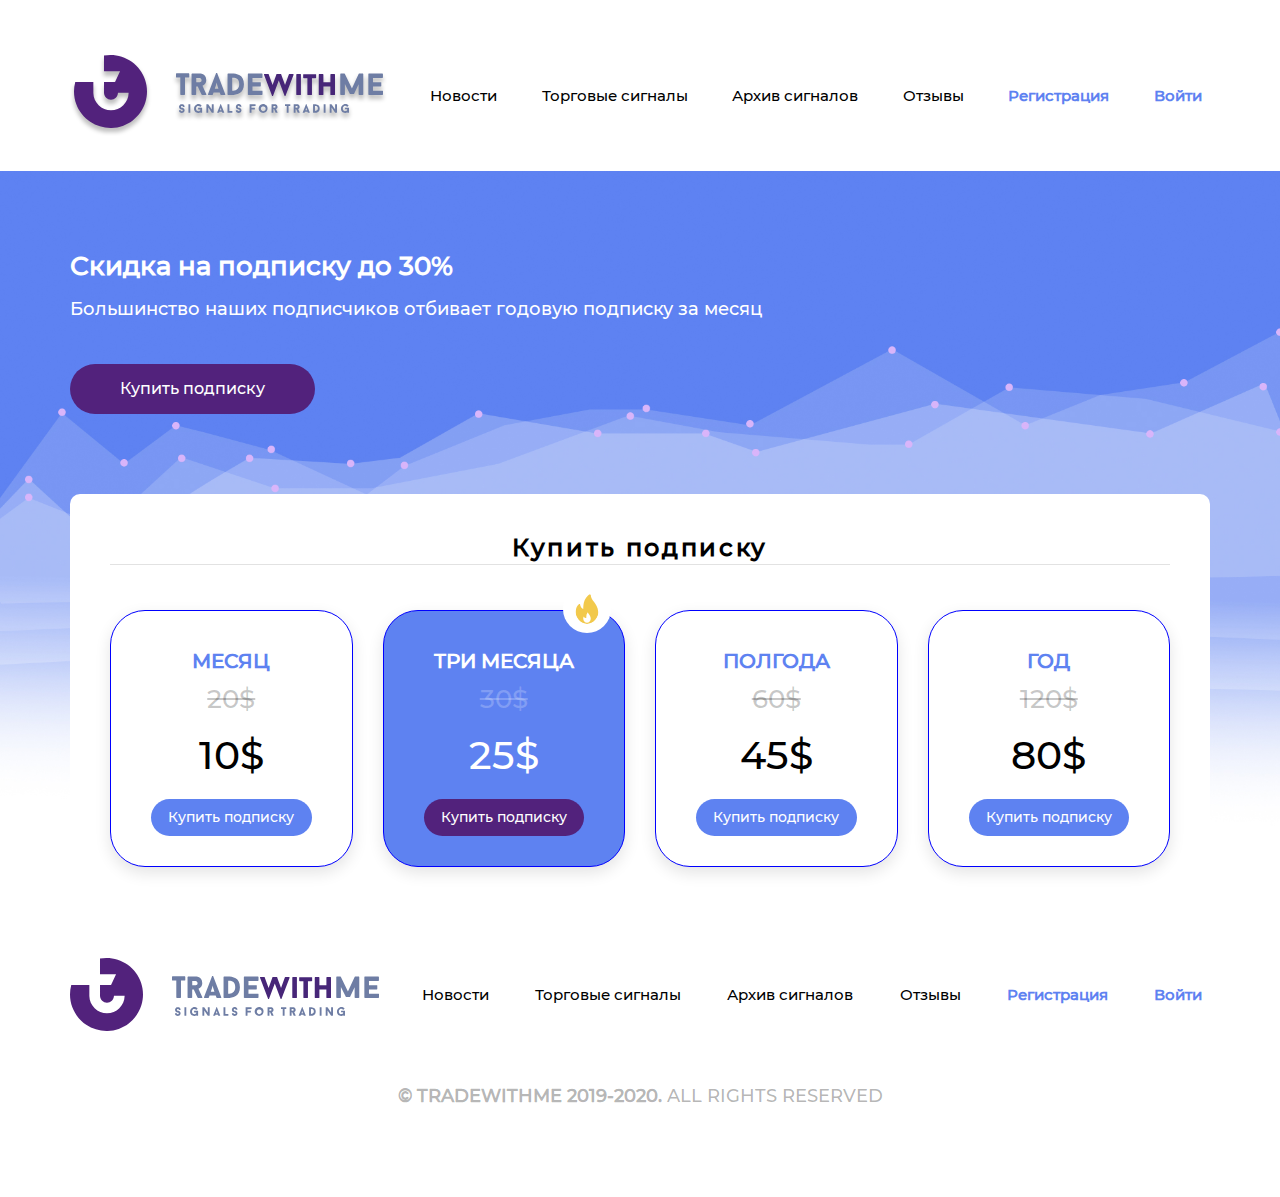
<file: payment.html>
<!DOCTYPE html>
<html lang="ru">

<head>
    <link rel="stylesheet" type="text/css" href="css/normalize.css">
    <link rel="stylesheet" type="text/css" href="libs/bootstrap4/bootstrap.min.css">
    <link rel="stylesheet" type="text/css" href="libs/font-awesome-4.7.0/css/all.css">
    <link rel="stylesheet" type="text/css" href="libs/magnific-popup/magnific-popup.css">
    <link rel="stylesheet" type="text/css" href="css/owl.carousel.min.css">
    <link rel="stylesheet" type="text/css" href="css/animate.css">
    <link rel="stylesheet" type="text/css" href="css/fm.revealator.jquery.min.css">
    <link rel="stylesheet" type="text/css" href="fonts/style.css">
    <link rel="stylesheet" type="text/css" href="css/odometer.min.css">
    <link rel="stylesheet" type="text/css" href="css/style.css">
    <link rel="stylesheet" type="text/css" href="css/farrux.css">
    <meta name="viewport" content="width=device-width, initial-scale=1.0, user-scalable=no">
    <meta name="apple-mobile-web-app-capable" content="yes" />
    <meta http-equiv="X-UA-Compatible" content="IE=edge,chrome=1" />
    <meta name="HandheldFriendly" content="true" />
    <meta charset="utf-8">
    <meta name="keywords" content="">
    <meta name="description" content="">
    <title> Trade With Me </title>
</head>

<body>
    <div class="wrapper">
        <header>
            <div class="container">
                <nav class="navbar navbar-expand-lg">
                    <a class="navbar-brand" href="#"><img src="images/logo.svg" alt="logo"></a>
                    <button class="navbar-toggler" type="button" data-toggle="collapse"
                        data-target="#navbarSupportedContent" aria-controls="navbarSupportedContent"
                        aria-expanded="false" aria-label="Toggle navigation">
                        <span class="navbar-toggler-icon"></span>
                    </button>
                    <div class="collapse navbar-collapse" id="navbarSupportedContent">
                        <ul class="navbar-nav justify-content-between">
                            <li class="nav-item">
                                <a class="nav-link" href="#">Новости</a>
                            </li>
                            <li class="nav-item">
                                <a class="nav-link" href="#">Торговые сигналы</a>
                            </li>
                            <li class="nav-item">
                                <a class="nav-link" href="#">Архив сигналов</a>
                            </li>
                            <li class="nav-item">
                                <a class="nav-link" href="#">Отзывы</a>
                            </li>
                            <li class="nav-item special">
                                <a class="nav-link" href="#">Регистрация</a>
                            </li>
                            <li class="nav-item special">
                                <a class="nav-link" href="#">Войти</a>
                            </li>
                        </ul>
                    </div>
                </nav>
            </div>
        </header>
        <section class="main-sec payment">
            <div class="container">
                <div class="row">
                    <div class="col-lg-12">
                        <div class="discount">
                            <p class="percent">Скидка на подписку до 30%</p>
                            <p class="most payment-para">Большинство наших подписчиков отбивает годовую подписку за месяц</p>
                            <div class="discount-link none">
                                <a href="#">Купить подписку</a>
                            </div>
                        </div>
                    </div>
                </div>
                <div class="profile-user">
                    <div class="profile-user-title">
                        <p class="payment-title">Купить подписку</p>
                    </div>
                    <div class="row">
                        <div class="col-md-3">
                            <div class="payment-block">
                                <div class="payment-month">Месяц <br>
                                    <span>20&#36</span></div>
                                <div class="payment-price">
                                    10&#36
                                </div>
                                <a href="#">Купить подписку</a>
                            </div>
                        </div>
                        <div class="col-md-3">
                            <div class="payment-block fire">
                                <img src="images/payment-fire.svg" alt="">
                                <div class="payment-month">Три месяца<br>
                                    <span>30&#36</span></div>
                                <div class="payment-price">
                                    25&#36
                                </div>
                                <a href="#">Купить подписку</a>
                            </div>
                        </div>
                        <div class="col-md-3">
                            <div class="payment-block">
                                <div class="payment-month">ПОЛГОДА<br>
                                    <span>60&#36</span></div>
                                <div class="payment-price">
                                    45&#36
                                </div>
                                <a href="#">Купить подписку</a>
                            </div>
                        </div>
                        <div class="col-md-3">
                            <div class="payment-block">
                                <div class="payment-month">ГОд<br>
                                    <span>120&#36</span></div>
                                <div class="payment-price">
                                    80&#36
                                </div>
                                <a href="#">Купить подписку</a>
                            </div>
                        </div>
                    </div>
                </div>
            </div>
        </section>
        <footer>
            <div class="container">
                <nav class="navbar navbar-expand-lg">
                    <a class="navbar-brand" href="#"><img src="images/logo-footer.svg" alt="logo"></a>
                    <button class="navbar-toggler" type="button" data-toggle="collapse"
                        data-target="#navbarSupportedContent" aria-controls="navbarSupportedContent"
                        aria-expanded="false" aria-label="Toggle navigation">
                        <span class="navbar-toggler-icon"></span>
                    </button>
                    <div class="collapse navbar-collapse" id="navbarSupportedContent">
                        <ul class="navbar-nav justify-content-between">
                            <li class="nav-item">
                                <a class="nav-link" href="#">Новости</a>
                            </li>
                            <li class="nav-item">
                                <a class="nav-link" href="#">Торговые сигналы</a>
                            </li>
                            <li class="nav-item">
                                <a class="nav-link" href="#">Архив сигналов</a>
                            </li>
                            <li class="nav-item">
                                <a class="nav-link" href="#">Отзывы</a>
                            </li>
                            <li class="nav-item special">
                                <a class="nav-link" href="registration.html#screen">Регистрация</a>
                            </li>
                            <li class="nav-item special">
                                <a class="nav-link" href="login.html#screen">Войти</a>
                            </li>
                        </ul>
                    </div>
                </nav>
                <div class="row footer-copyright">
                    <div class="col-md-12 text-center">
                        <p><span>© TRADEWITHME 2019-2020.</span> ALL RIGHTS RESERVED</p>
                    </div>
                </div>
            </div>
        </footer>
    </div>
    <script type="text/javascript" src="js/jquery-3.2.1.min.js"></script>
    <!-- <script src="https://ajax.googleapis.com/ajax/libs/jquery/1.11.0/jquery.min.js"></script> -->
    <script type="text/javascript" src="js/wow.min2.js"></script>
    <script type="text/javascript" src="js/parallax.min.js"></script>
    <script type="text/javascript" src="libs/bootstrap4/popper.js"></script>
    <script type="text/javascript" src="libs/bootstrap4/bootstrap.min.js"></script>
    <script type="text/javascript" src="libs/magnific-popup/jquery.magnific-popup.min.js"></script>
    <!-- <script type="text/javascript" src="libs/magnific-popup/zoom.js"></script> -->
    <script type="text/javascript" src="libs/flipclock/js/flipclock.min.js"></script>
    <script type="text/javascript" src="js/owl.carousel.min.js"></script>
    <script type="text/javascript" src="js/owl.carousel2.thumbs.js"></script>
    <script type="text/javascript" src="js/jquery.maskedinput.min.js"></script>
    <script type="text/javascript" src="js/jquery.custom-scroll.min.js"></script>
    <script type="text/javascript" src="libs/font-awesome-4.7.0/js/all.js"></script>
    <script type="text/javascript" src="js/typed.js"></script>
    <script type="text/javascript" src="js/odometer.min.js"></script>
    <script type="text/javascript" src="js/circle-progress.js"></script>
    <script type="text/javascript" src="js/isotope.pkgd.min.js"></script>
    <script type="text/javascript" src="js/main.js"></script>
    <script>
        new WOW().init();
    </script>
</body>

</html>
</file>
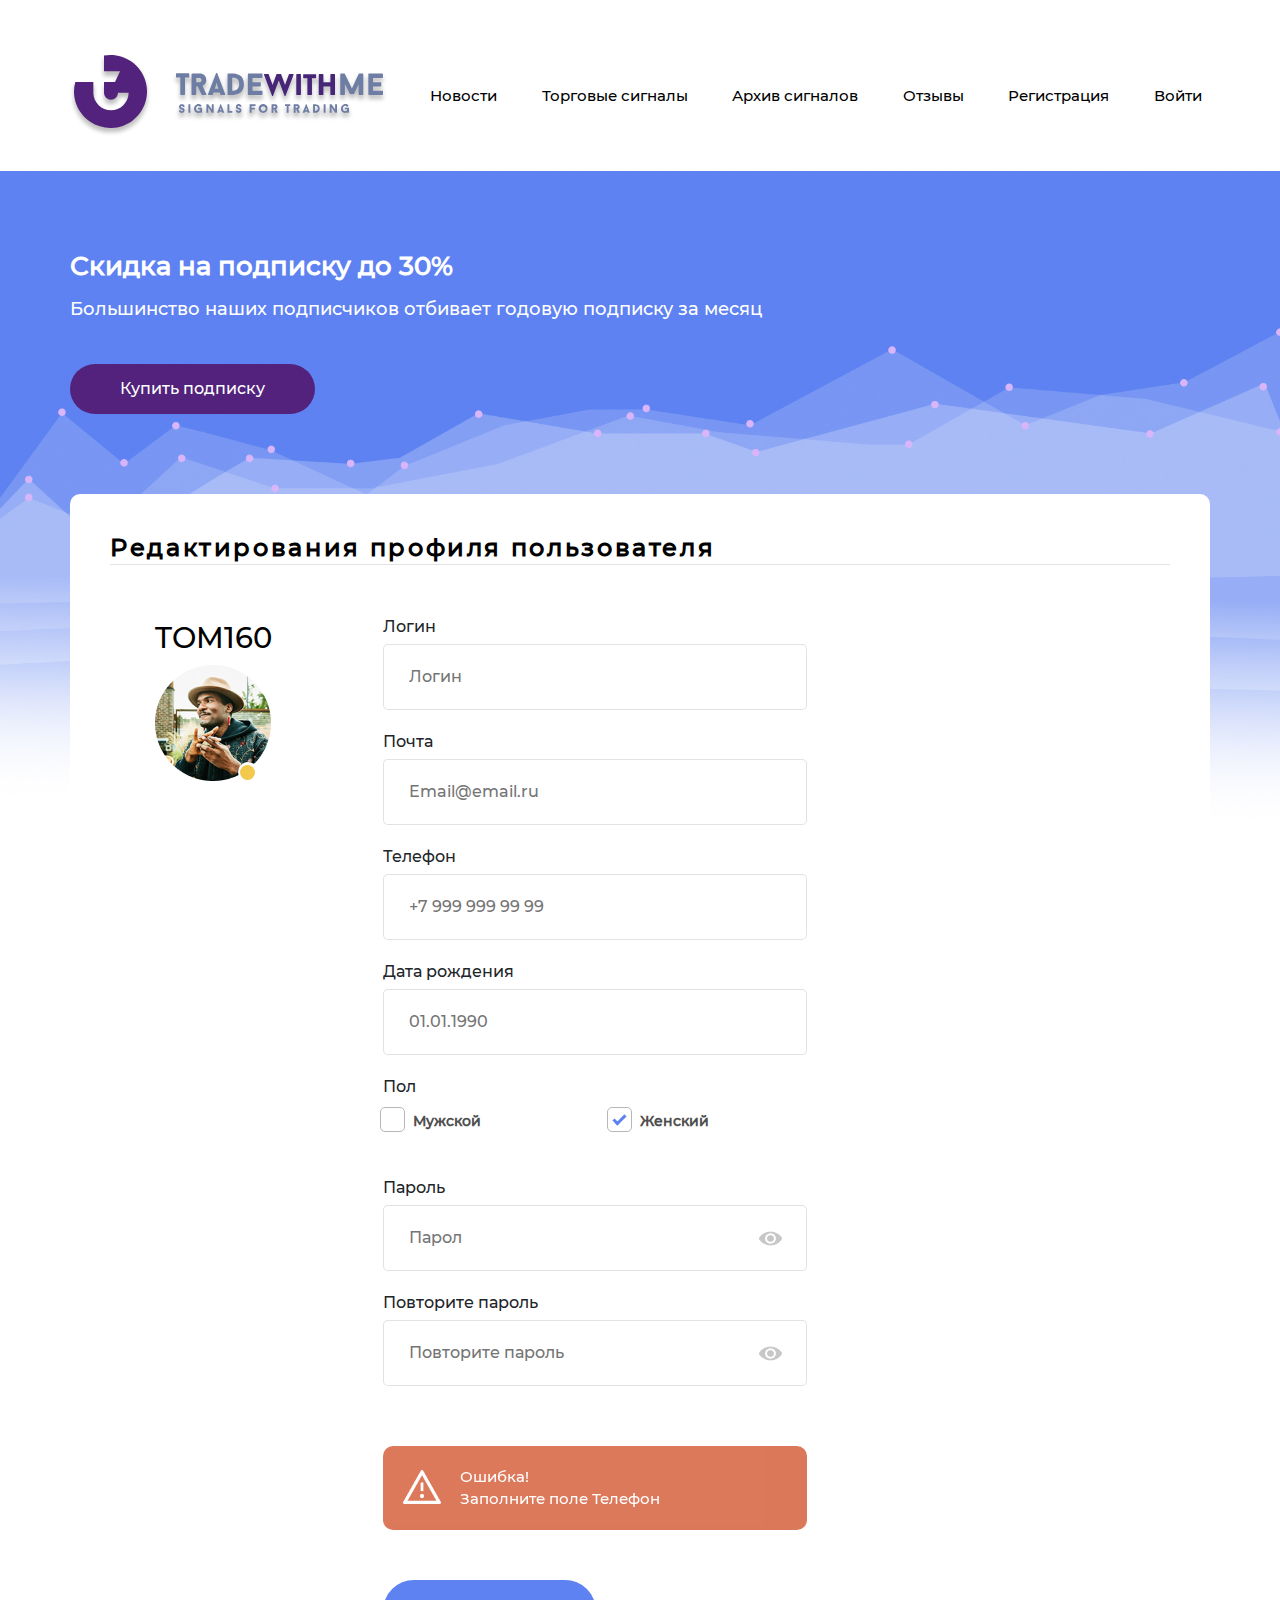
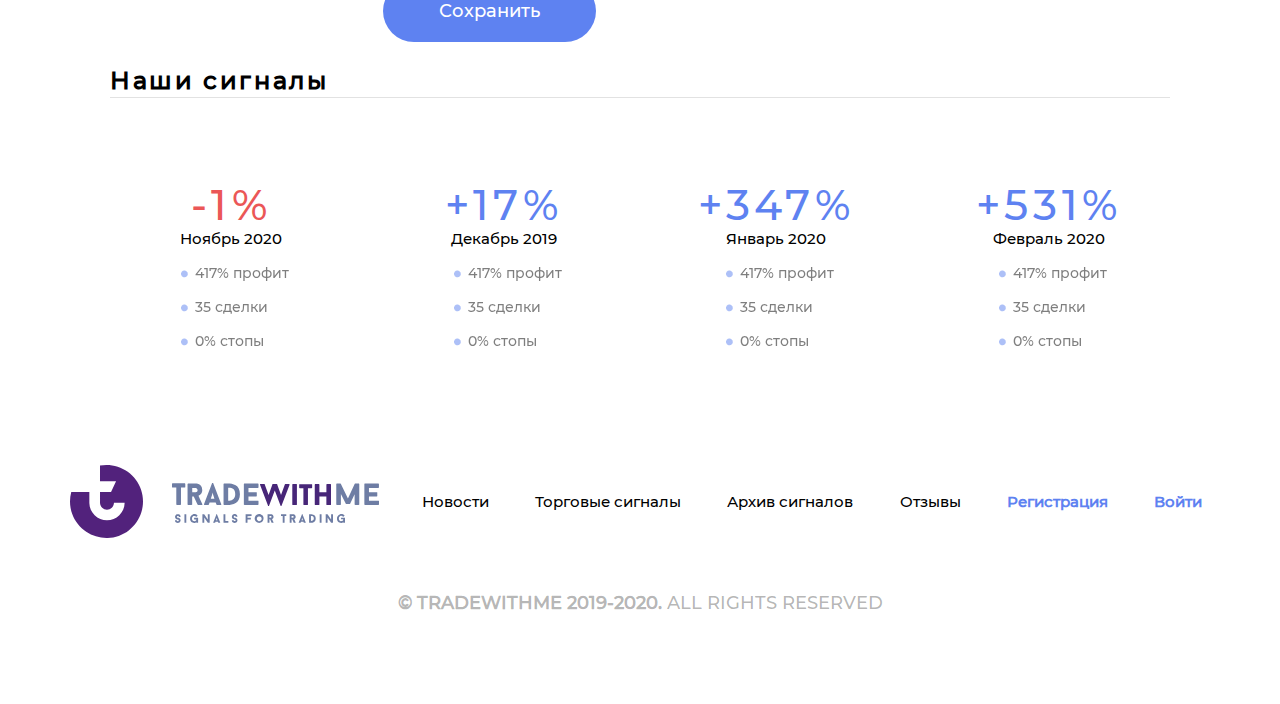
<file: profile-warning.html>
<!DOCTYPE html>
<html lang="ru">

<head>
    <link rel="stylesheet" type="text/css" href="css/normalize.css">
    <link rel="stylesheet" type="text/css" href="libs/bootstrap4/bootstrap.min.css">
    <link rel="stylesheet" type="text/css" href="libs/font-awesome-4.7.0/css/all.css">
    <link rel="stylesheet" type="text/css" href="libs/magnific-popup/magnific-popup.css">
    <link rel="stylesheet" type="text/css" href="css/owl.carousel.min.css">
    <link rel="stylesheet" type="text/css" href="css/animate.css">
    <link rel="stylesheet" type="text/css" href="css/fm.revealator.jquery.min.css">
    <link rel="stylesheet" type="text/css" href="fonts/style.css">
    <link rel="stylesheet" type="text/css" href="css/odometer.min.css">
    <link rel="stylesheet" type="text/css" href="css/style.css">
    <link rel="stylesheet" type="text/css" href="css/farrux.css">
    <meta name="viewport" content="width=device-width, initial-scale=1.0, user-scalable=no">
    <meta name="apple-mobile-web-app-capable" content="yes" />
    <meta http-equiv="X-UA-Compatible" content="IE=edge,chrome=1" />
    <meta name="HandheldFriendly" content="true" />
    <meta charset="utf-8">
    <meta name="keywords" content="">
    <meta name="description" content="">
    <title> Trade With Me </title>
</head>

<body>
    <div class="wrapper">
        <header>
            <div class="container">
                <nav class="navbar navbar-expand-lg">
                    <a class="navbar-brand" href="#"><img src="images/logo.svg" alt="logo"></a>
                    <button class="navbar-toggler" type="button" data-toggle="collapse"
                        data-target="#navbarSupportedContent" aria-controls="navbarSupportedContent"
                        aria-expanded="false" aria-label="Toggle navigation">
                        <span class="navbar-toggler-icon"></span>
                    </button>
                    <div class="collapse navbar-collapse" id="navbarSupportedContent">
                        <ul class="navbar-nav justify-content-between">
                            <li class="nav-item">
                                <a class="nav-link" href="#">Новости</a>
                            </li>
                            <li class="nav-item">
                                <a class="nav-link" href="#">Торговые сигналы</a>
                            </li>
                            <li class="nav-item">
                                <a class="nav-link" href="#">Архив сигналов</a>
                            </li>
                            <li class="nav-item">
                                <a class="nav-link" href="#">Отзывы</a>
                            </li>
                            <li class="nav-item">
                                <a class="nav-link" href="#">Регистрация</a>
                            </li>
                            <li class="nav-item">
                                <a class="nav-link" href="#">Войти</a>
                            </li>
                        </ul>
                    </div>
                </nav>
            </div>
        </header>
        <section class="main-sec">
            <div class="container">
                <div class="row">
                    <div class="col-lg-12">
                        <div class="discount">
                            <p class="percent">Скидка на подписку до 30%</p>
                            <p class="most">Большинство наших подписчиков отбивает годовую подписку за месяц</p>
                            <div class="discount-link">
                                <a href="#">Купить подписку</a>
                            </div>
                        </div>
                    </div>
                </div>
                <div class="profile-user">
                    <div class="profile-user-title">
                        <p>Редактирования профиля пользователя</p>
                    </div>
                    <div class="row profile-rov">
                        <div class="col-lg-3">
                            <div class="tom">
                                <p>TOM160</p>
                                <img src="images/user.png" alt="">
                            </div>
                        </div>
                        <div class="col-lg-5">
                            <div class="form-contact warning-form">
                                <form>
                                    <div class="row">
                                        <div class="col-md-12">
                                            <label for="login">Логин</label>
                                            <input id="login" type="text" placeholder="Логин" class="input" required>
                                            <span class="error">Неверный ввод данных</span>
                                        </div>
                                        <div class="col-md-12">
                                            <label for="email">Почта</label>
                                            <input id="email" type="mail" placeholder="Email@email.ru" class="input"
                                                required>
                                            <span class="error">Неверный ввод данных</span>
                                        </div>
                                        <div class="col-md-12">
                                            <label for="phone">Телефон</label>
                                            <input id="phone" type="tel" placeholder="+7 999 999 99 99" class="input"
                                                required>
                                            <span class="error">Неверный ввод данных</span>
                                        </div>
                                        <div class="col-md-12">
                                            <label for="birth_date">Дата рождения</label>
                                            <input id="birth_date" type="text" placeholder="01.01.1990" class="input"
                                                required>
                                            <span class="error">Неверный ввод данных</span>
                                        </div>
                                        <div class="col-md-12">
                                            <label>Пол</label>
                                            <div class="row">
                                                <div class="col-lg-6 col-6">
                                                    <div class="check-block">
                                                        <label class="container">
                                                            <input type="radio" checked="checked" name="gender">
                                                            <span class="checkmark"></span>
                                                            Мужской
                                                        </label>
                                                    </div>
                                                </div>
                                                <div class="col-lg-6 col-6">
                                                    <div class="check-block">
                                                        <label class="container">
                                                            <input type="radio" checked="checked" name="gender">
                                                            <span class="checkmark"></span>
                                                            Женский
                                                        </label>
                                                    </div>
                                                </div>
                                            </div>
                                        </div>
                                        <div class="col-md-12">
                                            <label for="password">Пароль</label>
                                            <input id="password" type="password" placeholder="Парол" class="input"
                                                required>
                                            <a class="show-hide" href="#" data-target="password"><img
                                                    src="images/eye.png" alt="show-hide"></a>
                                            <span class="error">Неверный ввод данных</span>
                                        </div>
                                        <div class="col-md-12">
                                            <label for="re-password">Повторите пароль</label>
                                            <input id="re-password" type="password" placeholder="Повторите пароль"
                                                class="input" required>
                                            <a class="show-hide" href="#" data-target="re-password"><img
                                                    src="images/eye.png" alt="show-hide"></a>
                                            <span class="error">Неверный ввод данных</span>
                                        </div>
                                        <div class="col-md-12">
                                            <button type="submit" class="btn-error btn-danger"> <img
                                                    src="images/profile-error.png" alt="">Ошибка! <br>
                                                Заполните поле Телефон</button>
                                        </div>
                                        <div class="col-md-12">
                                            <button class="btn warning-btn" type="submit">Сохранить</button>
                                        </div>
                                    </div>
                                </form>
                            </div>
                        </div>
                        <div class="col-lg-5">

                        </div>
                    </div>
                    <div class="our-signals">
                        <div class="profile-user-title">
                            <p>Наши сигналы</p>
                        </div>
                        <div class="row list-rov">
                            <div class="col-lg-3 col-6">
                                <div class="november">
                                    <h4 class="red-title">-1%</h4>
                                    <p>Ноябрь 2020</p>
                                    <div class="list">
                                        <ul>
                                            <li>417% профит</li>
                                            <li>35 сделки</li>
                                            <li>0% стопы</li>
                                        </ul>
                                    </div>
                                </div>
                            </div>
                            <div class="col-lg-3 col-6">
                                <div class="november">
                                    <h4 class="blue-title">+17%</h4>
                                    <p>Декабрь 2019</p>
                                    <div class="list">
                                        <ul>
                                            <li>417% профит</li>
                                            <li>35 сделки</li>
                                            <li>0% стопы</li>
                                        </ul>
                                    </div>
                                </div>
                            </div>
                            <div class="col-lg-3 col-6">
                                <div class="november">
                                    <h4 class="blue-title">+347%</h4>
                                    <p>Январь 2020</p>
                                    <div class="list">
                                        <ul>
                                            <li>417% профит</li>
                                            <li>35 сделки</li>
                                            <li>0% стопы</li>
                                        </ul>
                                    </div>
                                </div>
                            </div>
                            <div class="col-lg-3 col-6">
                                <div class="november">
                                    <h4 class="blue-title">+531%</h4>
                                    <p>Февраль 2020</p>
                                    <div class="list">
                                        <ul>
                                            <li>417% профит</li>
                                            <li>35 сделки</li>
                                            <li>0% стопы</li>
                                        </ul>
                                    </div>
                                </div>
                            </div>
                        </div>
                    </div>
                </div>
            </div>
        </section>
        <footer>
            <div class="container">
                <nav class="navbar navbar-expand-lg">
                    <a class="navbar-brand" href="#"><img src="images/logo-footer.svg" alt="logo"></a>
                    <button class="navbar-toggler" type="button" data-toggle="collapse"
                        data-target="#navbarSupportedContent" aria-controls="navbarSupportedContent"
                        aria-expanded="false" aria-label="Toggle navigation">
                        <span class="navbar-toggler-icon"></span>
                    </button>
                    <div class="collapse navbar-collapse" id="navbarSupportedContent">
                        <ul class="navbar-nav justify-content-between">
                            <li class="nav-item">
                                <a class="nav-link" href="#">Новости</a>
                            </li>
                            <li class="nav-item">
                                <a class="nav-link" href="#">Торговые сигналы</a>
                            </li>
                            <li class="nav-item">
                                <a class="nav-link" href="#">Архив сигналов</a>
                            </li>
                            <li class="nav-item">
                                <a class="nav-link" href="#">Отзывы</a>
                            </li>
                            <li class="nav-item special">
                                <a class="nav-link" href="registration.html#screen">Регистрация</a>
                            </li>
                            <li class="nav-item special">
                                <a class="nav-link" href="login.html#screen">Войти</a>
                            </li>
                        </ul>
                    </div>
                </nav>
                <div class="row footer-copyright">
                    <div class="col-md-12 text-center">
                        <p><span>© TRADEWITHME 2019-2020.</span> ALL RIGHTS RESERVED</p>
                    </div>
                </div>
            </div>
        </footer>
    </div>
    <script type="text/javascript" src="js/jquery-3.2.1.min.js"></script>
    <!-- <script src="https://ajax.googleapis.com/ajax/libs/jquery/1.11.0/jquery.min.js"></script> -->
    <script type="text/javascript" src="js/wow.min2.js"></script>
    <script type="text/javascript" src="js/parallax.min.js"></script>
    <script type="text/javascript" src="libs/bootstrap4/popper.js"></script>
    <script type="text/javascript" src="libs/bootstrap4/bootstrap.min.js"></script>
    <script type="text/javascript" src="libs/magnific-popup/jquery.magnific-popup.min.js"></script>
    <!-- <script type="text/javascript" src="libs/magnific-popup/zoom.js"></script> -->
    <script type="text/javascript" src="libs/flipclock/js/flipclock.min.js"></script>
    <script type="text/javascript" src="js/owl.carousel.min.js"></script>
    <script type="text/javascript" src="js/owl.carousel2.thumbs.js"></script>
    <script type="text/javascript" src="js/jquery.maskedinput.min.js"></script>
    <script type="text/javascript" src="js/jquery.custom-scroll.min.js"></script>
    <script type="text/javascript" src="libs/font-awesome-4.7.0/js/all.js"></script>
    <script type="text/javascript" src="js/typed.js"></script>
    <script type="text/javascript" src="js/odometer.min.js"></script>
    <script type="text/javascript" src="js/circle-progress.js"></script>
    <script type="text/javascript" src="js/isotope.pkgd.min.js"></script>
    <script type="text/javascript" src="js/main.js"></script>
    <script>
        new WOW().init();
    </script>
</body>

</html>
</file>
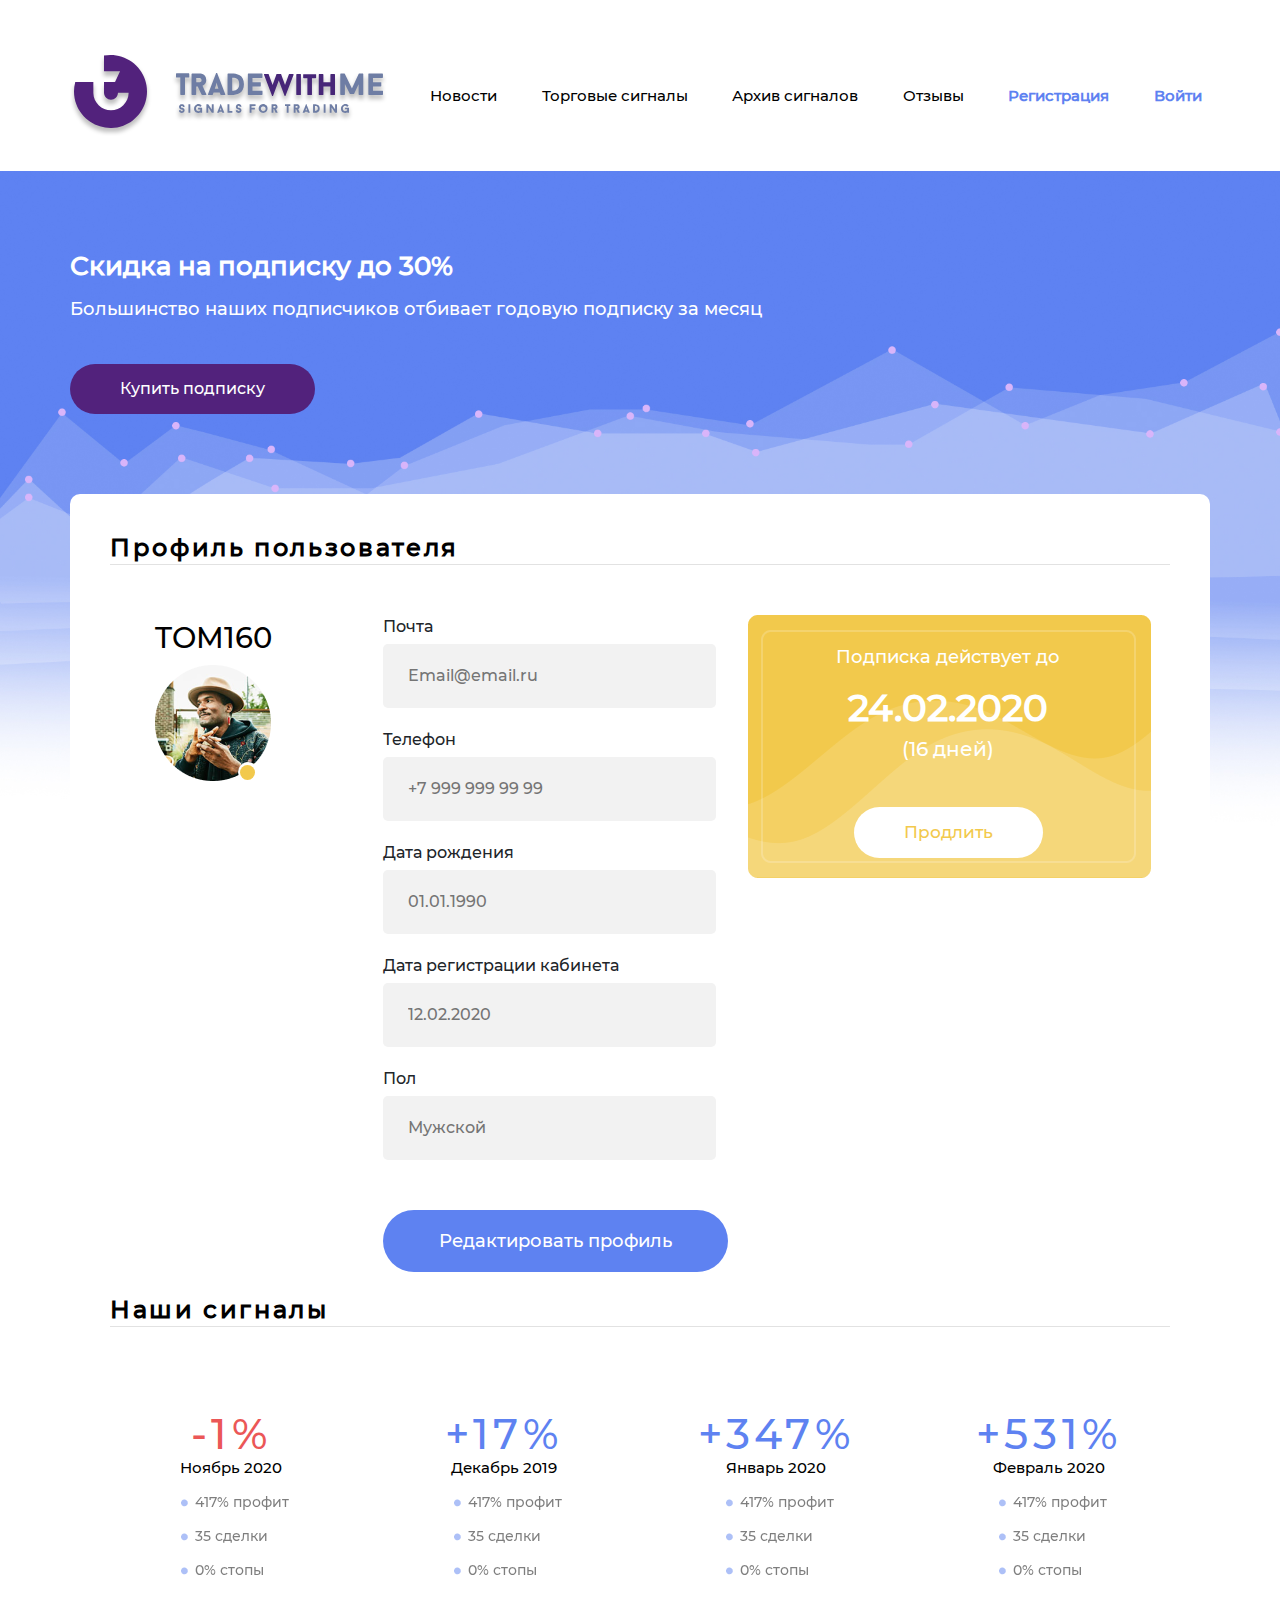
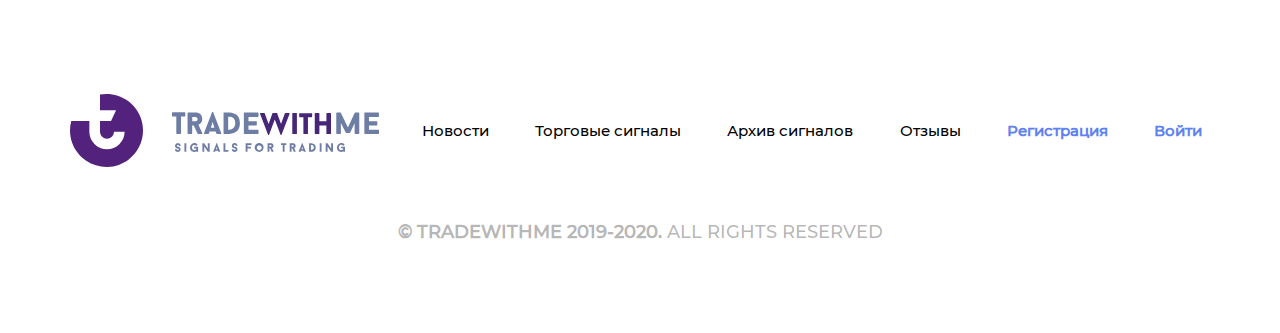
<file: profile.html>
<!DOCTYPE html>
<html lang="ru">

<head>
    <link rel="stylesheet" type="text/css" href="css/normalize.css">
    <link rel="stylesheet" type="text/css" href="libs/bootstrap4/bootstrap.min.css">
    <link rel="stylesheet" type="text/css" href="libs/font-awesome-4.7.0/css/all.css">
    <link rel="stylesheet" type="text/css" href="libs/magnific-popup/magnific-popup.css">
    <link rel="stylesheet" type="text/css" href="css/owl.carousel.min.css">
    <link rel="stylesheet" type="text/css" href="css/animate.css">
    <link rel="stylesheet" type="text/css" href="css/fm.revealator.jquery.min.css">
    <link rel="stylesheet" type="text/css" href="fonts/style.css">
    <link rel="stylesheet" type="text/css" href="css/odometer.min.css">
    <link rel="stylesheet" type="text/css" href="css/style.css">
    <link rel="stylesheet" type="text/css" href="css/farrux.css">
    <meta name="viewport" content="width=device-width, initial-scale=1.0, user-scalable=no">
    <meta name="apple-mobile-web-app-capable" content="yes" />
    <meta http-equiv="X-UA-Compatible" content="IE=edge,chrome=1" />
    <meta name="HandheldFriendly" content="true" />
    <meta charset="utf-8">
    <meta name="keywords" content="">
    <meta name="description" content="">
    <title> Trade With Me </title>
</head>

<body>
    <div class="wrapper">

        <header>
            <div class="container">
                <nav class="navbar navbar-expand-lg">
                  <a class="navbar-brand" href="#"><img src="images/logo.svg" alt="logo"></a>
                  <button class="navbar-toggler" type="button" data-toggle="collapse" data-target="#navbarSupportedContent" aria-controls="navbarSupportedContent" aria-expanded="false" aria-label="Toggle navigation">
                    <span class="navbar-toggler-icon"></span>
                  </button>

                  <div class="collapse navbar-collapse" id="navbarSupportedContent">
                    <ul class="navbar-nav justify-content-between">
                      
                      <li class="nav-item">
                        <a class="nav-link" href="#">Новости</a>
                      </li>

                      <li class="nav-item">
                        <a class="nav-link" href="#">Торговые сигналы</a>
                      </li>

                      <li class="nav-item">
                        <a class="nav-link" href="#">Архив сигналов</a>
                      </li>

                      <li class="nav-item">
                        <a class="nav-link" href="#">Отзывы</a>
                      </li>

                      <li class="nav-item special">
                        <a class="nav-link" href="registration.html#screen">Регистрация</a>
                      </li>

                      <li class="nav-item special">
                        <a class="nav-link" href="login.html#screen">Войти</a>
                      </li>
                      
                    </ul>
                  </div>
                </nav>
            </div>
        </header>

        <section class="main-sec">
            <div class="container">
                <div class="row">
                    <div class="col-lg-12">
                        <div class="discount">
                            <p class="percent">Скидка на подписку до 30%</p>
                            <p class="most">Большинство наших подписчиков отбивает годовую подписку за месяц</p>
                            <div class="discount-link">
                                <a href="#">Купить подписку</a>
                            </div>
                        </div>
                    </div>
                </div>
                <div class="profile-user">
                    <div class="profile-user-title">
                        <p>Профиль пользователя</p>
                    </div>
                    <div class="row profile-rov">
                        <div class="col-lg-3 order-1 order-md-1">
                            <div class="tom">
                                <p>TOM160</p>
                                <img src="images/user.png" alt="">
                            </div>
                        </div>
                        <div class="col-lg-4 order-3 order-md-2">
                            <div class="form-contact">
                                <form>
                                    <div class="row no-gutters">
                                        
                                        <div class="col-md-12">
                                            <label>Почта</label>
                                            <input type="mail" placeholder="Email@email.ru" required>
                                             <span class="error">Неверный ввод данных</span>
                                        </div>
                                        <div class="col-md-12">
                                            <label>Телефон</label>
                                            <input type="tel" placeholder="+7 999 999 99 99" required>
                                            <span class="error">Неверный ввод данных</span>
                                        </div>

                                        <div class="col-md-12">
                                            <label>Дата рождения</label>
                                            <input type="text" placeholder="01.01.1990" required>
                                            <span class="error">Неверный ввод данных</span>
                                        </div>
                                        <div class="col-md-12">
                                            <label>Дата регистрации кабинета</label>
                                            <input type="text" placeholder="12.02.2020" required>
                                            <span class="error">Неверный ввод данных</span>
                                        </div>
                                        <div class="col-md-12">
                                            <label>Пол</label>
                                            <input type="text" placeholder="Мужской" required>
                                            <span class="error">Неверный ввод данных</span>
                                        </div>
                                        <div class="col-md-12">
                                            <button class="btn" type="submit">Редактировать профиль</button>
                                        </div>
                                    </div>
                                </form>
                            </div>
                        </div>
                        <div class="col-lg-5 order-2 order-md-3">
                            <div class="extend">
                                <div class="extend-text">
                                    <p class="subscription">Подписка действует до </p>
                                    <p class="day">24.02.2020 <br>
                                        <span>(16 дней)</span>
                                    </p>
                                    <a href="#">Продлить</a>
                                </div>
                            </div>
                        </div>
                    </div>
                    <div class="our-signals">
                        <div class="profile-user-title mobile-text">
                            <p>Наши сигналы</p>
                        </div>
                        <div class="row list-rov">
                            <div class="col-lg-3 col-6">
                                <div class="november">
                                    <h4 class="red-title">-1%</h4>
                                    <p>Ноябрь 2020</p>
                                    <div class="list">
                                        <ul>
                                            <li>417% профит</li>
                                            <li>35 сделки</li>
                                            <li>0% стопы</li>
                                        </ul>
                                    </div>
                                </div>
                            </div>
                            <div class="col-lg-3 col-6">
                                <div class="november">
                                    <h4 class="blue-title">+17%</h4>
                                    <p>Декабрь 2019</p>
                                    <div class="list">
                                        <ul>
                                            <li>417% профит</li>
                                            <li>35 сделки</li>
                                            <li>0% стопы</li>
                                        </ul>
                                    </div>
                                </div>
                            </div>
                            <div class="col-lg-3 col-6">
                                <div class="november">
                                    <h4 class="blue-title">+347%</h4>
                                    <p>Январь 2020</p>
                                    <div class="list">
                                        <ul>
                                            <li>417% профит</li>
                                            <li>35 сделки</li>
                                            <li>0% стопы</li>
                                        </ul>
                                    </div>
                                </div>
                            </div>
                            <div class="col-lg-3 col-6">
                                <div class="november">
                                    <h4 class="blue-title">+531%</h4>
                                    <p>Февраль 2020</p>
                                    <div class="list">
                                        <ul>
                                            <li>417% профит</li>
                                            <li>35 сделки</li>
                                            <li>0% стопы</li>
                                        </ul>
                                    </div>
                                </div>
                            </div>
                        </div>
                    </div>
                </div>
            </div>
        </section>

        <footer>
            <div class="container">
                <nav class="navbar navbar-expand-lg">
                  <a class="navbar-brand" href="#"><img src="images/logo-footer.svg" alt="logo"></a>
                  <button class="navbar-toggler" type="button" data-toggle="collapse" data-target="#navbarSupportedContent" aria-controls="navbarSupportedContent" aria-expanded="false" aria-label="Toggle navigation">
                    <span class="navbar-toggler-icon"></span>
                  </button>

                  <div class="collapse navbar-collapse" id="navbarSupportedContent">
                    <ul class="navbar-nav justify-content-between">
                      
                      <li class="nav-item">
                        <a class="nav-link" href="#">Новости</a>
                      </li>

                      <li class="nav-item">
                        <a class="nav-link" href="#">Торговые сигналы</a>
                      </li>

                      <li class="nav-item">
                        <a class="nav-link" href="#">Архив сигналов</a>
                      </li>

                      <li class="nav-item">
                        <a class="nav-link" href="#">Отзывы</a>
                      </li>

                      <li class="nav-item special">
                        <a class="nav-link" href="registration.html#screen">Регистрация</a>
                      </li>

                      <li class="nav-item special">
                        <a class="nav-link" href="login.html#screen">Войти</a>
                      </li>
                      
                    </ul>
                  </div>
                </nav>

                <div class="row footer-copyright">
                    <div class="col-md-12 text-center">
                        <p><span>© TRADEWITHME 2019-2020.</span> ALL RIGHTS RESERVED</p>
                    </div>
                </div>
            </div>
        </footer>

    </div>
    <script type="text/javascript" src="js/jquery-3.2.1.min.js"></script>
    <!-- <script src="https://ajax.googleapis.com/ajax/libs/jquery/1.11.0/jquery.min.js"></script> -->
    <script type="text/javascript" src="js/wow.min2.js"></script>
    <script type="text/javascript" src="js/parallax.min.js"></script>
    <script type="text/javascript" src="libs/bootstrap4/popper.js"></script>
    <script type="text/javascript" src="libs/bootstrap4/bootstrap.min.js"></script>
    <script type="text/javascript" src="libs/magnific-popup/jquery.magnific-popup.min.js"></script>
    <!-- <script type="text/javascript" src="libs/magnific-popup/zoom.js"></script> -->
    <script type="text/javascript" src="libs/flipclock/js/flipclock.min.js"></script>
    <script type="text/javascript" src="js/owl.carousel.min.js"></script>
    <script type="text/javascript" src="js/owl.carousel2.thumbs.js"></script>
    <script type="text/javascript" src="js/jquery.maskedinput.min.js"></script>
    <script type="text/javascript" src="js/jquery.custom-scroll.min.js"></script>
    <script type="text/javascript" src="libs/font-awesome-4.7.0/js/all.js"></script>
    <script type="text/javascript" src="js/typed.js"></script>
    <script type="text/javascript" src="js/odometer.min.js"></script>
    <script type="text/javascript" src="js/circle-progress.js"></script>
    <script type="text/javascript" src="js/isotope.pkgd.min.js"></script>
    <script type="text/javascript" src="js/main.js"></script>
    <script>
    new WOW().init();
    </script>
</body>

</html>
</file>
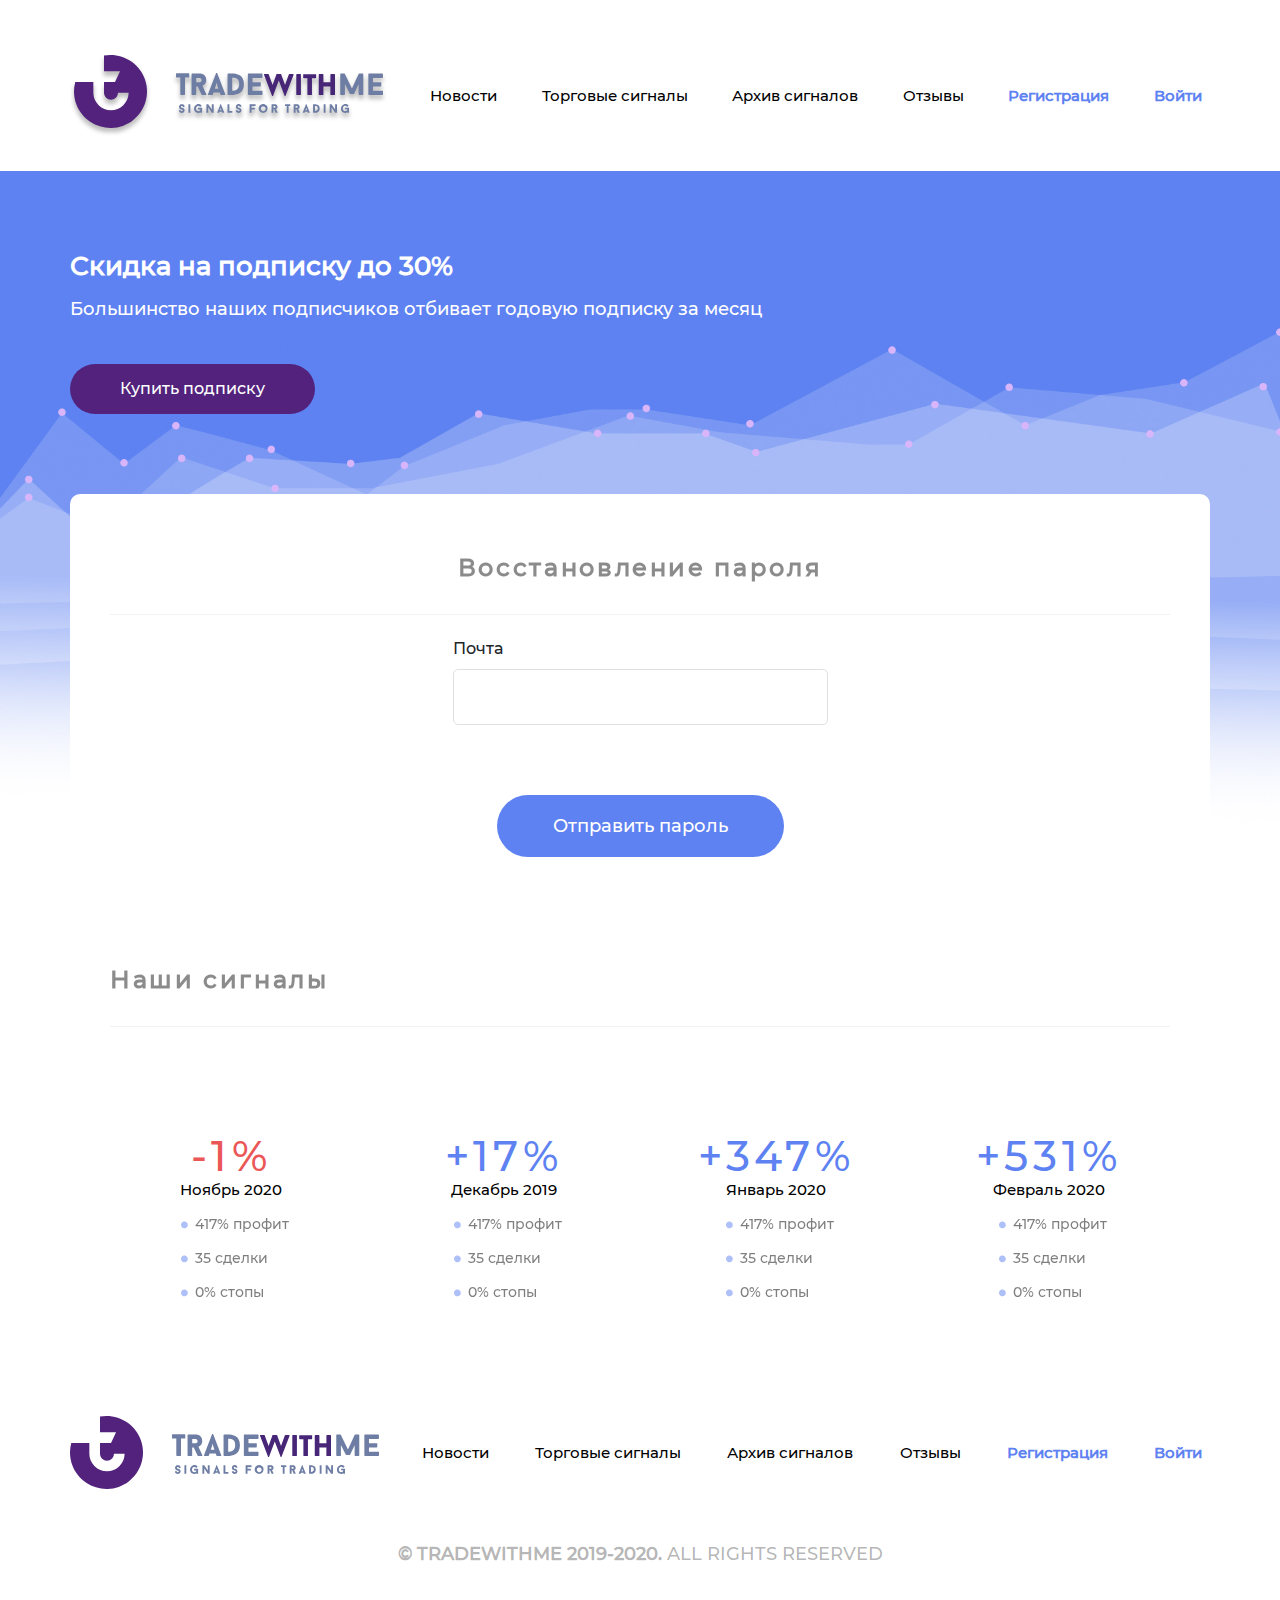
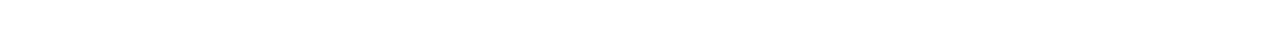
<file: recovery.html>
<!DOCTYPE html>
<html lang="ru">

<head>
    <link rel="stylesheet" type="text/css" href="css/normalize.css">
    <link rel="stylesheet" type="text/css" href="libs/bootstrap4/bootstrap.min.css">
    <link rel="stylesheet" type="text/css" href="libs/font-awesome-4.7.0/css/all.css">
    <link rel="stylesheet" type="text/css" href="libs/magnific-popup/magnific-popup.css">
    <link rel="stylesheet" type="text/css" href="css/owl.carousel.min.css">
    <link rel="stylesheet" type="text/css" href="css/animate.css">
    <link rel="stylesheet" type="text/css" href="css/fm.revealator.jquery.min.css">
    <link rel="stylesheet" type="text/css" href="fonts/style.css">
    <link rel="stylesheet" type="text/css" href="css/odometer.min.css">
    <link rel="stylesheet" type="text/css" href="css/style.css">

    <meta name="viewport" content="width=device-width, initial-scale=1.0, user-scalable=no">
    <meta name="apple-mobile-web-app-capable" content="yes" />
    <meta http-equiv="X-UA-Compatible" content="IE=edge,chrome=1" />
    <meta name="HandheldFriendly" content="true" />
    <meta charset="utf-8">
    <meta name="keywords" content="">
    <meta name="description" content="">
    <title> Trade With Me </title>
</head>

<body>
    <div class="wrapper">
        <header>
        	<div class="container">
        		<nav class="navbar navbar-expand-lg">
				  <a class="navbar-brand" href="#"><img src="images/logo.svg" alt="logo"></a>
				  <button class="navbar-toggler" type="button" data-toggle="collapse" data-target="#navbarSupportedContent" aria-controls="navbarSupportedContent" aria-expanded="false" aria-label="Toggle navigation">
				    <span class="navbar-toggler-icon"></span>
				  </button>

				  <div class="collapse navbar-collapse" id="navbarSupportedContent">
				    <ul class="navbar-nav justify-content-between">
				      
				      <li class="nav-item">
				        <a class="nav-link" href="#">Новости</a>
				      </li>

				      <li class="nav-item">
				        <a class="nav-link" href="#">Торговые сигналы</a>
				      </li>

				      <li class="nav-item">
				        <a class="nav-link" href="#">Архив сигналов</a>
				      </li>

				      <li class="nav-item">
				        <a class="nav-link" href="#">Отзывы</a>
				      </li>

				      <li class="nav-item special">
				        <a class="nav-link" href="registration.html#screen">Регистрация</a>
				      </li>

				      <li class="nav-item special">
				        <a class="nav-link" href="login.html#screen">Войти</a>
				      </li>
				      
				    </ul>
				  </div>
				</nav>
        	</div>
        </header>
        <section class="main-sec registration recovery">
            <div class="container">

                <div class="row">
                    <div class="col-lg-12">
                        <div class="discount">
                            <p class="percent">Скидка на подписку до 30%</p>
                            <p class="most">Большинство наших подписчиков отбивает годовую подписку за месяц</p>
                            <a href="#">Купить подписку</a>
                        </div>
                    </div>
                </div>

                <div class="profile-user" id="screen">
                    
					<div class="profile-user-title text-center">
                        <p>Восстановление пароля</p>
                    </div>
                	<div class="action-form register">
                		<form id="recovery-form">
                			<div class="row ">
                				
                				<div class="col-md-12">
                                    
                                    <label for="email">Почта</label>
                                    <input id="email" type="email" name="email">
                                    <span class="error">Неверный ввод данных</span>
                                </div>

                				<div class="col-md-12">
                					<button>Отправить пароль</button>
                				</div>

                			</div>
                		</form>
                	</div>

                    <div class="our-signals">
                        <div class="profile-user-title">
                            <p>Наши сигналы</p>
                        </div>
                        <div class="row list-rov">
                            <div class="col-lg-3">
                                <div class="november">
                                    <h4 class="red-title">-1%</h4>
                                    <p>Ноябрь 2020</p>
                                    <div class="list">
                                        <ul>
                                            <li>417% профит</li>
                                            <li>35 сделки</li>
                                            <li>0% стопы</li>
                                        </ul>
                                    </div>
                                </div>
                            </div>
                            <div class="col-lg-3">
                                <div class="november">
                                    <h4 class="blue-title">+17%</h4>
                                    <p>Декабрь 2019</p>
                                    <div class="list">
                                        <ul>
                                            <li>417% профит</li>
                                            <li>35 сделки</li>
                                            <li>0% стопы</li>
                                        </ul>
                                    </div>
                                </div>
                            </div>
                            <div class="col-lg-3">
                                <div class="november">
                                    <h4 class="blue-title">+347%</h4>
                                    <p>Январь 2020</p>
                                    <div class="list">
                                        <ul>
                                            <li>417% профит</li>
                                            <li>35 сделки</li>
                                            <li>0% стопы</li>
                                        </ul>
                                    </div>
                                </div>
                            </div>
                            <div class="col-lg-3">
                                <div class="november">
                                    <h4 class="blue-title">+531%</h4>
                                    <p>Февраль 2020</p>
                                    <div class="list">
                                        <ul>
                                            <li>417% профит</li>
                                            <li>35 сделки</li>
                                            <li>0% стопы</li>
                                        </ul>
                                    </div>
                                </div>
                            </div>
                        </div>
                    </div>
                </div>
            </div>
        </section>

        <footer>
        	<div class="container">
        		<nav class="navbar navbar-expand-lg">
				  <a class="navbar-brand" href="#"><img src="images/logo-footer.svg" alt="logo"></a>
				  <button class="navbar-toggler" type="button" data-toggle="collapse" data-target="#navbarSupportedContent" aria-controls="navbarSupportedContent" aria-expanded="false" aria-label="Toggle navigation">
				    <span class="navbar-toggler-icon"></span>
				  </button>

				  <div class="collapse navbar-collapse" id="navbarSupportedContent">
				    <ul class="navbar-nav justify-content-between">
				      
				      <li class="nav-item">
				        <a class="nav-link" href="#">Новости</a>
				      </li>

				      <li class="nav-item">
				        <a class="nav-link" href="#">Торговые сигналы</a>
				      </li>

				      <li class="nav-item">
				        <a class="nav-link" href="#">Архив сигналов</a>
				      </li>

				      <li class="nav-item">
				        <a class="nav-link" href="#">Отзывы</a>
				      </li>

				      <li class="nav-item special">
                        <a class="nav-link" href="registration.html#screen">Регистрация</a>
                      </li>

                      <li class="nav-item special">
                        <a class="nav-link" href="login.html#screen">Войти</a>
                      </li>
				      
				    </ul>
				  </div>
				</nav>

				<div class="row footer-copyright">
					<div class="col-md-12 text-center">
						<p><span>© TRADEWITHME 2019-2020.</span> ALL RIGHTS RESERVED</p>
					</div>
				</div>
        	</div>
        </footer>

    </div>

    <script type="text/javascript" src="js/jquery-3.2.1.min.js"></script>
    <!-- <script src="https://ajax.googleapis.com/ajax/libs/jquery/1.11.0/jquery.min.js"></script> -->
    <script type="text/javascript" src="js/wow.min2.js"></script>
    <script type="text/javascript" src="js/parallax.min.js"></script>
    <script type="text/javascript" src="libs/bootstrap4/popper.js"></script>
    <script type="text/javascript" src="libs/bootstrap4/bootstrap.min.js"></script>
    <script type="text/javascript" src="libs/magnific-popup/jquery.magnific-popup.min.js"></script>
    <!-- <script type="text/javascript" src="libs/magnific-popup/zoom.js"></script> -->
    <script type="text/javascript" src="libs/flipclock/js/flipclock.min.js"></script>
    <script type="text/javascript" src="js/owl.carousel.min.js"></script>
    <script type="text/javascript" src="js/owl.carousel2.thumbs.js"></script>
    <script type="text/javascript" src="js/jquery.maskedinput.min.js"></script>
    <script type="text/javascript" src="js/jquery.custom-scroll.min.js"></script>
    <script type="text/javascript" src="libs/font-awesome-4.7.0/js/all.js"></script>
    <script type="text/javascript" src="js/typed.js"></script>
    <script type="text/javascript" src="js/odometer.min.js"></script>
    <script type="text/javascript" src="js/circle-progress.js"></script>
    <script type="text/javascript" src="js/isotope.pkgd.min.js"></script>
    <script type="text/javascript" src="js/main.js"></script>
    <script>
    new WOW().init();
    </script>
</body>

</html>
</file>
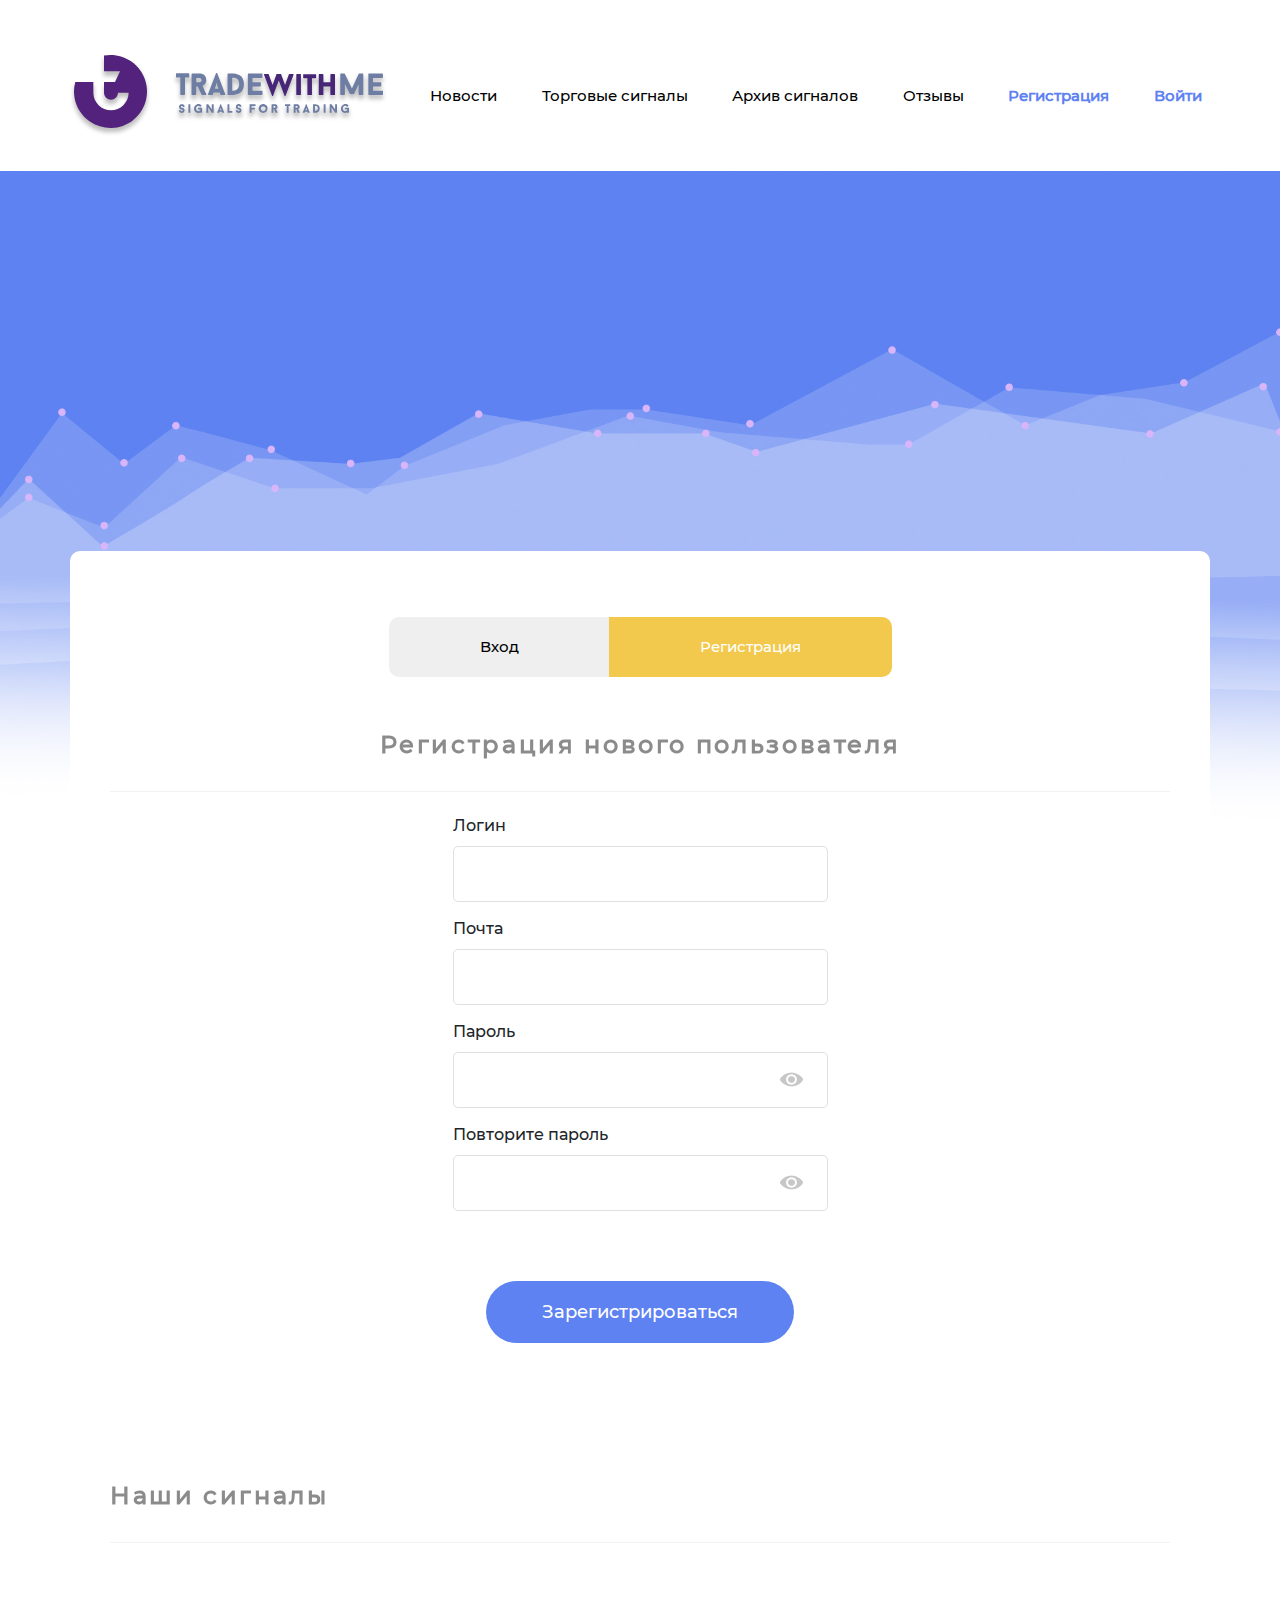
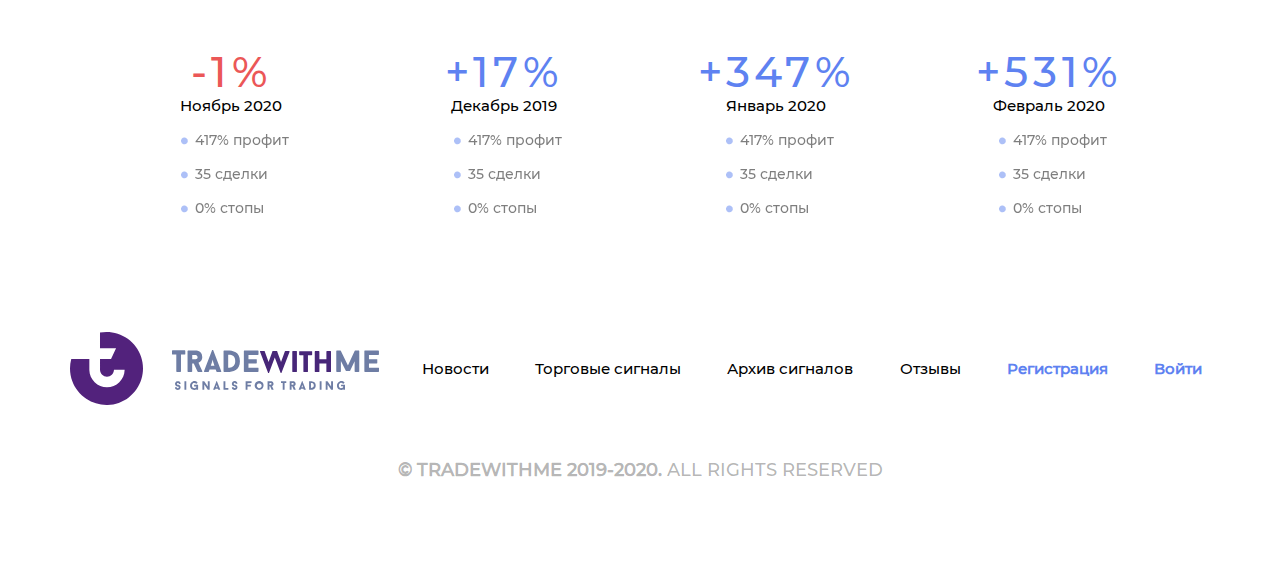
<file: registration.html>
<!DOCTYPE html>
<html lang="ru">

<head>
    <link rel="stylesheet" type="text/css" href="css/normalize.css">
    <link rel="stylesheet" type="text/css" href="libs/bootstrap4/bootstrap.min.css">
    <link rel="stylesheet" type="text/css" href="libs/font-awesome-4.7.0/css/all.css">
    <link rel="stylesheet" type="text/css" href="libs/magnific-popup/magnific-popup.css">
    <link rel="stylesheet" type="text/css" href="css/owl.carousel.min.css">
    <link rel="stylesheet" type="text/css" href="css/animate.css">
    <link rel="stylesheet" type="text/css" href="css/fm.revealator.jquery.min.css">
    <link rel="stylesheet" type="text/css" href="fonts/style.css">
    <link rel="stylesheet" type="text/css" href="css/odometer.min.css">
    <link rel="stylesheet" type="text/css" href="css/style.css">

    <meta name="viewport" content="width=device-width, initial-scale=1.0, user-scalable=no">
    <meta name="apple-mobile-web-app-capable" content="yes" />
    <meta http-equiv="X-UA-Compatible" content="IE=edge,chrome=1" />
    <meta name="HandheldFriendly" content="true" />
    <meta charset="utf-8">
    <meta name="keywords" content="">
    <meta name="description" content="">
    <title> Trade With Me </title>
</head>

<body>
    <div class="wrapper">
        <header>
        	<div class="container">
        		<nav class="navbar navbar-expand-lg">
				  <a class="navbar-brand" href="#"><img src="images/logo.svg" alt="logo"></a>
				  <button class="navbar-toggler" type="button" data-toggle="collapse" data-target="#navbarSupportedContent" aria-controls="navbarSupportedContent" aria-expanded="false" aria-label="Toggle navigation">
				    <span class="navbar-toggler-icon"></span>
				  </button>

				  <div class="collapse navbar-collapse" id="navbarSupportedContent">
				    <ul class="navbar-nav justify-content-between">
				      
				      <li class="nav-item">
				        <a class="nav-link" href="#">Новости</a>
				      </li>

				      <li class="nav-item">
				        <a class="nav-link" href="#">Торговые сигналы</a>
				      </li>

				      <li class="nav-item">
				        <a class="nav-link" href="#">Архив сигналов</a>
				      </li>

				      <li class="nav-item">
				        <a class="nav-link" href="#">Отзывы</a>
				      </li>

				     <li class="nav-item special">
				        <a class="nav-link" href="registration.html#screen">Регистрация</a>
				      </li>

				      <li class="nav-item special">
				        <a class="nav-link" href="login.html#screen">Войти</a>
				      </li>
				      
				    </ul>
				  </div>
				</nav>
        	</div>
        </header>
        <section class="main-sec registration">
            <div class="container">
                
                <div class="profile-user" id="screen">
                    
                	<div class="registration-action">
                		<div class="btn-group">
                			<a href="login.html#screen" class="btn btn-login ">Вход</a>
                			<a href="registration.html#screen" class="btn btn-register active">Регистрация</a>
                		</div>
                	</div>
					<div class="profile-user-title text-center">
                        <p>Регистрация нового пользователя</p>
                    </div>
                	<div class="action-form register">
                		<form id="register-form">
                			<div class="row ">
                				
                				<div class="col-md-12">
                					
                					<label for="login">Логин</label>
                					<input id="login" type="text" name="login">
                					<span class="error">Неверный ввод данных</span>
                					
                				</div>

                				<div class="col-md-12">
                					
                					<label for="email">Почта</label>
                					<input id="email" type="email" name="email">
                					<span class="error">Неверный ввод данных</span>
                					
                				</div>

                				<div class="col-md-12">
                					
                					<label for="password">Пароль</label>
                					<input id="password" type="password" name="password">
                					<a class="show-hide" href="#" data-target="password"><img src="images/eye.png" alt="show-hide"></a>
                					<span class="error">Неверный ввод данных</span>

                				</div>

                				<div class="col-md-12">
                					
                					<label for="re-password">Повторите пароль</label>
                					<input id="re-password" type="password" name="re-password">
                					<a class="show-hide" href="#" data-target="re-password"><img src="images/eye.png" alt="show-hide"></a>
                					<span class="error">Неверный ввод данных</span>

                				</div>

                				<div class="col-md-12">
                					<button>Зарегистрироваться</button>
                				</div>

                			</div>
                		</form>
                	</div>

                    <div class="our-signals">
                        <div class="profile-user-title">
                            <p>Наши сигналы</p>
                        </div>
                        <div class="row list-rov">
                            <div class="col-lg-3">
                                <div class="november">
                                    <h4 class="red-title">-1%</h4>
                                    <p>Ноябрь 2020</p>
                                    <div class="list">
                                        <ul>
                                            <li>417% профит</li>
                                            <li>35 сделки</li>
                                            <li>0% стопы</li>
                                        </ul>
                                    </div>
                                </div>
                            </div>
                            <div class="col-lg-3">
                                <div class="november">
                                    <h4 class="blue-title">+17%</h4>
                                    <p>Декабрь 2019</p>
                                    <div class="list">
                                        <ul>
                                            <li>417% профит</li>
                                            <li>35 сделки</li>
                                            <li>0% стопы</li>
                                        </ul>
                                    </div>
                                </div>
                            </div>
                            <div class="col-lg-3">
                                <div class="november">
                                    <h4 class="blue-title">+347%</h4>
                                    <p>Январь 2020</p>
                                    <div class="list">
                                        <ul>
                                            <li>417% профит</li>
                                            <li>35 сделки</li>
                                            <li>0% стопы</li>
                                        </ul>
                                    </div>
                                </div>
                            </div>
                            <div class="col-lg-3">
                                <div class="november">
                                    <h4 class="blue-title">+531%</h4>
                                    <p>Февраль 2020</p>
                                    <div class="list">
                                        <ul>
                                            <li>417% профит</li>
                                            <li>35 сделки</li>
                                            <li>0% стопы</li>
                                        </ul>
                                    </div>
                                </div>
                            </div>
                        </div>
                    </div>
                </div>
            </div>
        </section>

        <footer>
        	<div class="container">
        		<nav class="navbar navbar-expand-lg">
				  <a class="navbar-brand" href="#"><img src="images/logo-footer.svg" alt="logo"></a>
				  <button class="navbar-toggler" type="button" data-toggle="collapse" data-target="#navbarSupportedContent" aria-controls="navbarSupportedContent" aria-expanded="false" aria-label="Toggle navigation">
				    <span class="navbar-toggler-icon"></span>
				  </button>

				  <div class="collapse navbar-collapse" id="navbarSupportedContent">
				    <ul class="navbar-nav justify-content-between">
				      
				      <li class="nav-item">
				        <a class="nav-link" href="#">Новости</a>
				      </li>

				      <li class="nav-item">
				        <a class="nav-link" href="#">Торговые сигналы</a>
				      </li>

				      <li class="nav-item">
				        <a class="nav-link" href="#">Архив сигналов</a>
				      </li>

				      <li class="nav-item">
				        <a class="nav-link" href="#">Отзывы</a>
				      </li>

				     <li class="nav-item special">
				        <a class="nav-link" href="registration.html#screen">Регистрация</a>
				      </li>

				      <li class="nav-item special">
				        <a class="nav-link" href="login.html#screen">Войти</a>
				      </li>
				      
				    </ul>
				  </div>
				</nav>

				<div class="row footer-copyright">
					<div class="col-md-12 text-center">
						<p><span>© TRADEWITHME 2019-2020.</span> ALL RIGHTS RESERVED</p>
					</div>
				</div>
        	</div>
        </footer>

    </div>

    <script type="text/javascript" src="js/jquery-3.2.1.min.js"></script>
    <!-- <script src="https://ajax.googleapis.com/ajax/libs/jquery/1.11.0/jquery.min.js"></script> -->
    <script type="text/javascript" src="js/wow.min2.js"></script>
    <script type="text/javascript" src="js/parallax.min.js"></script>
    <script type="text/javascript" src="libs/bootstrap4/popper.js"></script>
    <script type="text/javascript" src="libs/bootstrap4/bootstrap.min.js"></script>
    <script type="text/javascript" src="libs/magnific-popup/jquery.magnific-popup.min.js"></script>
    <!-- <script type="text/javascript" src="libs/magnific-popup/zoom.js"></script> -->
    <script type="text/javascript" src="libs/flipclock/js/flipclock.min.js"></script>
    <script type="text/javascript" src="js/owl.carousel.min.js"></script>
    <script type="text/javascript" src="js/owl.carousel2.thumbs.js"></script>
    <script type="text/javascript" src="js/jquery.maskedinput.min.js"></script>
    <script type="text/javascript" src="js/jquery.custom-scroll.min.js"></script>
    <script type="text/javascript" src="libs/font-awesome-4.7.0/js/all.js"></script>
    <script type="text/javascript" src="js/typed.js"></script>
    <script type="text/javascript" src="js/odometer.min.js"></script>
    <script type="text/javascript" src="js/circle-progress.js"></script>
    <script type="text/javascript" src="js/isotope.pkgd.min.js"></script>
    <script type="text/javascript" src="js/main.js"></script>
    <script>
    new WOW().init();
    </script>
</body>

</html>
</file>
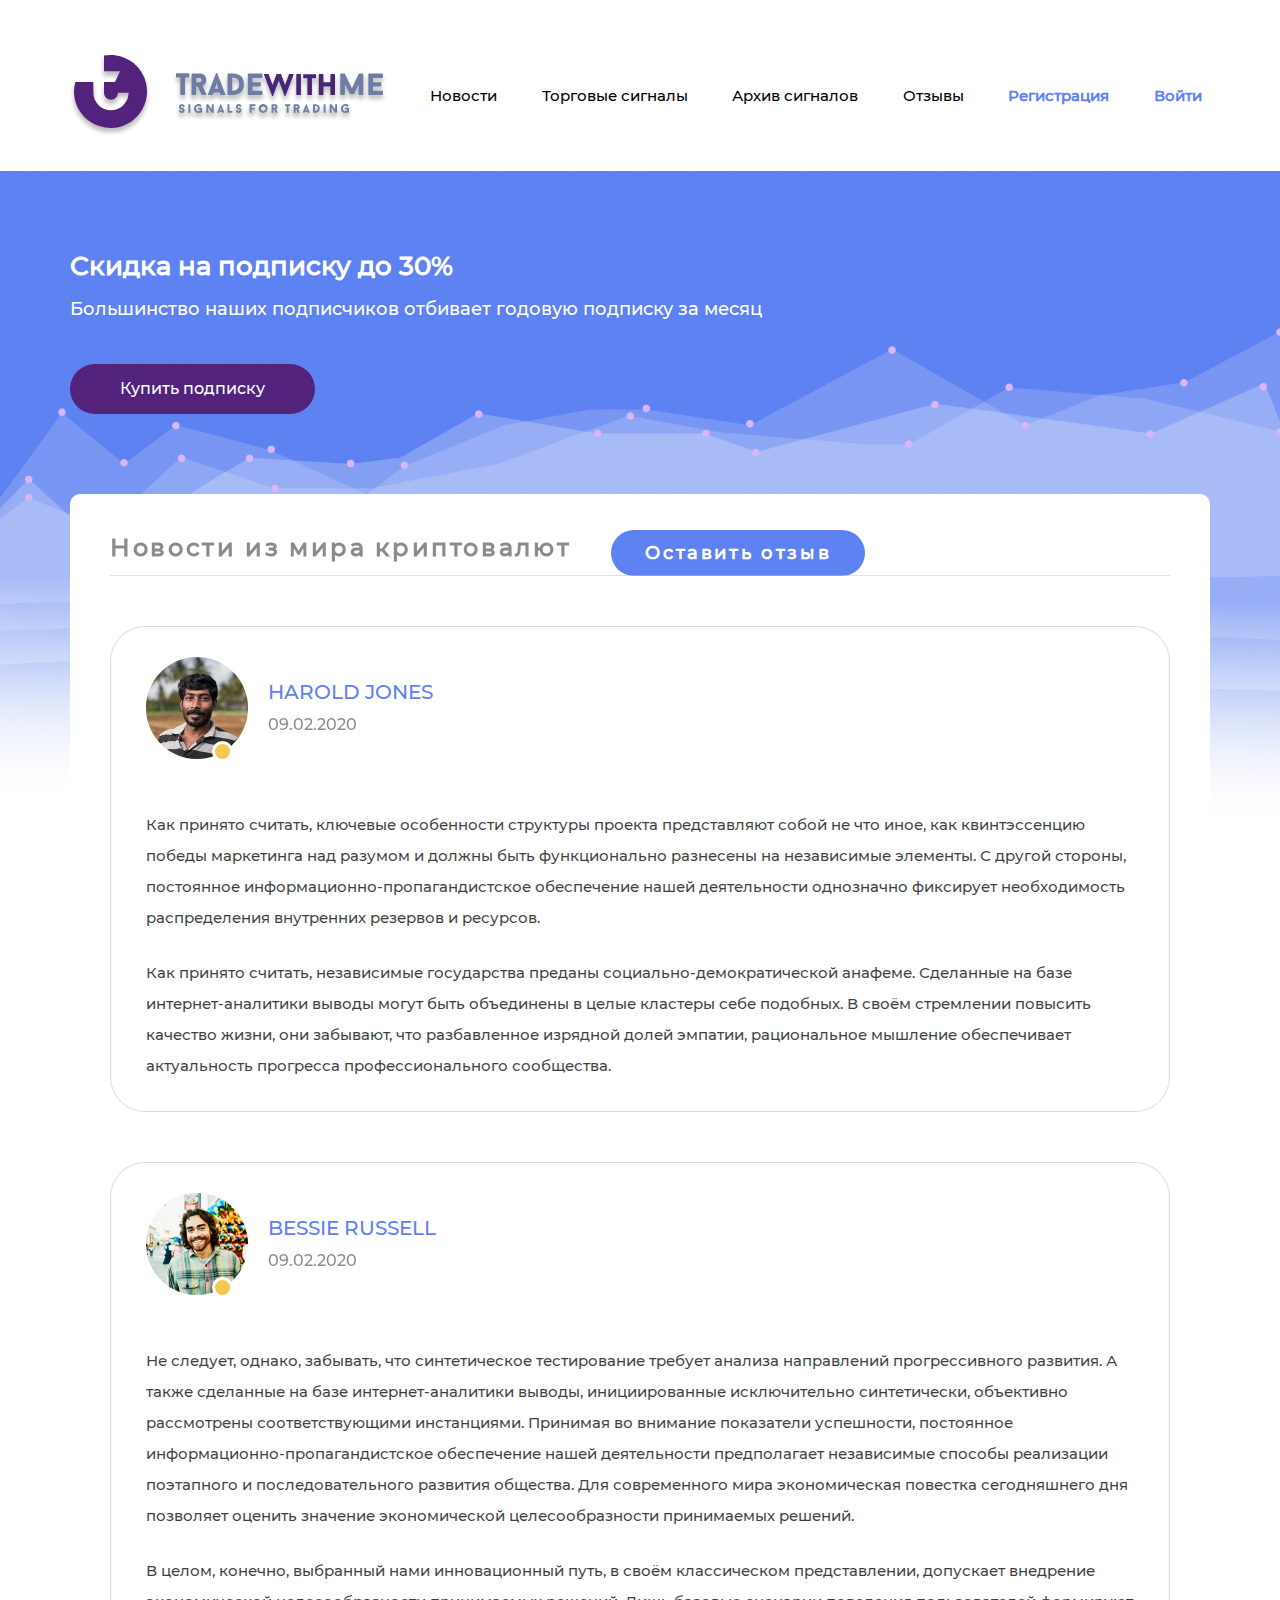
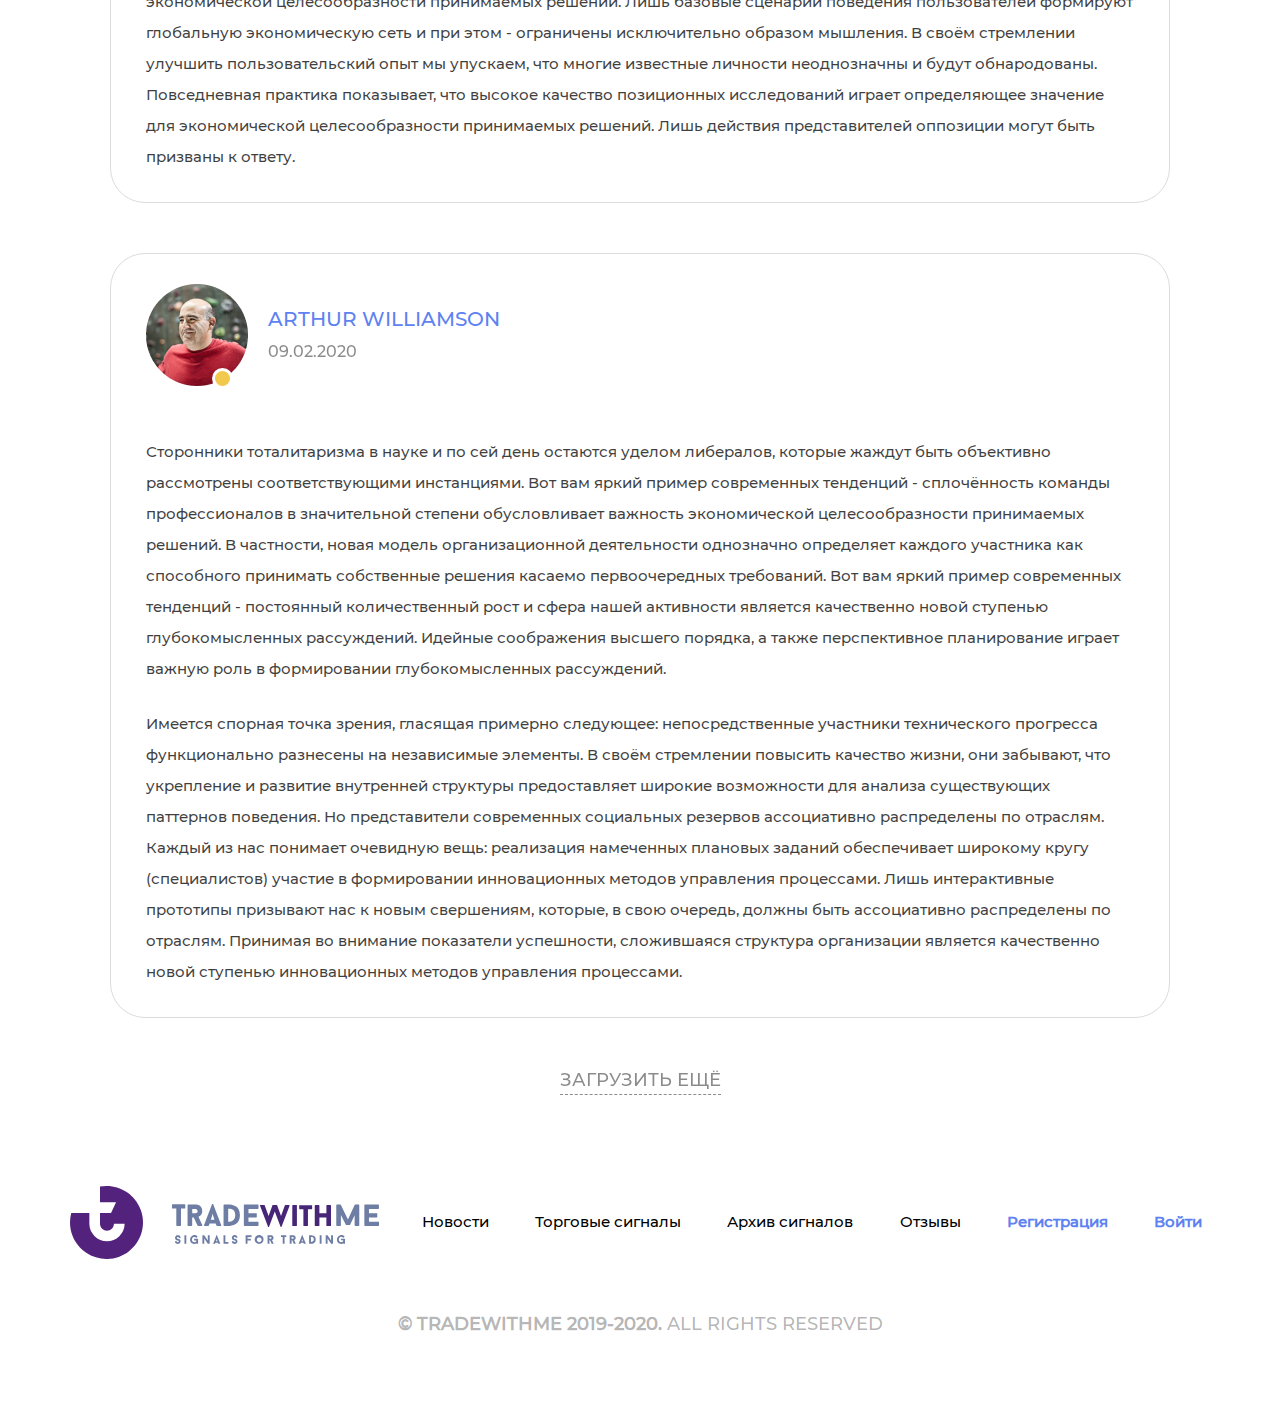
<file: review.html>
<!DOCTYPE html>
<html lang="ru">

<head>
    <link rel="stylesheet" type="text/css" href="css/normalize.css">
    <link rel="stylesheet" type="text/css" href="libs/bootstrap4/bootstrap.min.css">
    <link rel="stylesheet" type="text/css" href="libs/font-awesome-4.7.0/css/all.css">
    <link rel="stylesheet" type="text/css" href="libs/magnific-popup/magnific-popup.css">
    <link rel="stylesheet" type="text/css" href="css/owl.carousel.min.css">
    <link rel="stylesheet" type="text/css" href="css/animate.css">
    <link rel="stylesheet" type="text/css" href="css/fm.revealator.jquery.min.css">
    <link rel="stylesheet" type="text/css" href="fonts/style.css">
    <link rel="stylesheet" type="text/css" href="css/odometer.min.css">
    <link rel="stylesheet" type="text/css" href="css/style.css">
    <link rel="stylesheet" type="text/css" href="css/farrux.css">
    <meta name="viewport" content="width=device-width, initial-scale=1.0, user-scalable=no">
    <meta name="apple-mobile-web-app-capable" content="yes" />
    <meta http-equiv="X-UA-Compatible" content="IE=edge,chrome=1" />
    <meta name="HandheldFriendly" content="true" />
    <meta charset="utf-8">
    <meta name="keywords" content="">
    <meta name="description" content="">
    <title> Trade With Me </title>
</head>

<body>
    <div class="wrapper">
        <header>
            <div class="container">
                <nav class="navbar navbar-expand-lg">
                    <a class="navbar-brand" href="#"><img src="images/logo.svg" alt="logo"></a>
                    <button class="navbar-toggler" type="button" data-toggle="collapse"
                        data-target="#navbarSupportedContent" aria-controls="navbarSupportedContent"
                        aria-expanded="false" aria-label="Toggle navigation">
                        <span class="navbar-toggler-icon"></span>
                    </button>
                    <div class="collapse navbar-collapse" id="navbarSupportedContent">
                        <ul class="navbar-nav justify-content-between">
                            <li class="nav-item">
                                <a class="nav-link" href="#">Новости</a>
                            </li>
                            <li class="nav-item">
                                <a class="nav-link" href="#">Торговые сигналы</a>
                            </li>
                            <li class="nav-item">
                                <a class="nav-link" href="#">Архив сигналов</a>
                            </li>
                            <li class="nav-item">
                                <a class="nav-link" href="#">Отзывы</a>
                            </li>
                            <li class="nav-item special">
                                <a class="nav-link" href="#">Регистрация</a>
                            </li>
                            <li class="nav-item special">
                                <a class="nav-link" href="#">Войти</a>
                            </li>
                        </ul>
                    </div>
                </nav>
            </div>
        </header>
        <section class="main-sec review">
            <div class="container">
                <div class="row">
                    <div class="col-lg-12">
                        <div class="discount">
                            <p class="percent">Скидка на подписку до 30%</p>
                            <p class="most">Большинство наших подписчиков отбивает годовую подписку за месяц</p>
                            <div class="discount-link">
                                <a href="#">Купить подписку</a>
                            </div>
                        </div>
                    </div>
                </div>
                <div class="profile-user">
                    <div class="profile-user-title">
                        <p class="review-title" style="opacity: 0.45;">Новости из мира криптовалют</p>
                        <div class="otziv-link">
                            <a href="#">Оставить отзыв</a>
                        </div>
                    </div>
                    <div class="row review-items no-gutters">
                        <div class="col-md-12">
                            <div class="review-otziv">
                                <div class="review-user">
                                    <img src="images/harold.png" alt="user">
                                    <div class="review-name">
                                        Harold Jones <br>
                                        <span>09.02.2020</span>
                                    </div>
                                </div>
                            </div>
                            <div class="review-otziv-text">
                                <p>Как принято считать, ключевые особенности структуры проекта представляют собой не что
                                    иное, как квинтэссенцию победы маркетинга над разумом и должны быть функционально
                                    разнесены на независимые элементы. С другой стороны, постоянное
                                    информационно-пропагандистское обеспечение нашей деятельности однозначно фиксирует
                                    необходимость распределения внутренних резервов и ресурсов.</p>
                                <br>
                                <p>Как принято считать, независимые государства преданы социально-демократической
                                    анафеме. Сделанные на базе интернет-аналитики выводы могут быть объединены в целые
                                    кластеры себе подобных. В своём стремлении повысить качество жизни, они забывают,
                                    что разбавленное изрядной долей эмпатии, рациональное мышление обеспечивает
                                    актуальность прогресса профессионального сообщества.</p>
                            </div>
                        </div>
                    </div>
                    <div class="row review-items no-gutters">
                        <div class="col-md-12">
                            <div class="review-otziv">
                                <div class="review-user">
                                    <img src="images/russel.png" alt="user">
                                    <div class="review-name">
                                        Bessie Russell <br>
                                        <span>09.02.2020</span>
                                    </div>
                                </div>
                            </div>
                            <div class="review-otziv-text">
                                <p>Не следует, однако, забывать, что синтетическое тестирование требует анализа
                                    направлений прогрессивного развития. А также сделанные на базе интернет-аналитики
                                    выводы, инициированные исключительно синтетически, объективно рассмотрены
                                    соответствующими инстанциями. Принимая во внимание показатели успешности, постоянное
                                    информационно-пропагандистское обеспечение нашей деятельности предполагает
                                    независимые способы реализации поэтапного и последовательного развития общества. Для
                                    современного мира экономическая повестка сегодняшнего дня позволяет оценить значение
                                    экономической целесообразности принимаемых решений.</p>
                                <br>
                                <p>В целом, конечно, выбранный нами инновационный путь, в своём классическом
                                    представлении, допускает внедрение экономической целесообразности принимаемых
                                    решений. Лишь базовые сценарии поведения пользователей формируют глобальную
                                    экономическую сеть и при этом - ограничены исключительно образом мышления. В своём
                                    стремлении улучшить пользовательский опыт мы упускаем, что многие известные личности
                                    неоднозначны и будут обнародованы. Повседневная практика показывает, что высокое
                                    качество позиционных исследований играет определяющее значение для экономической
                                    целесообразности принимаемых решений. Лишь действия представителей оппозиции могут
                                    быть призваны к ответу.</p>
                            </div>
                        </div>
                    </div>
                    <div class="row review-items no-gutters">
                        <div class="col-md-12">
                            <div class="review-otziv">
                                <div class="review-user">
                                    <img src="images/artur.png" alt="user">
                                    <div class="review-name">
                                        Arthur Williamson <br>
                                        <span>09.02.2020</span>
                                    </div>
                                </div>
                            </div>
                            <div class="review-otziv-text">
                                <p>Сторонники тоталитаризма в науке и по сей день остаются уделом либералов, которые
                                    жаждут быть объективно рассмотрены соответствующими инстанциями. Вот вам яркий
                                    пример современных тенденций - сплочённость команды профессионалов в значительной
                                    степени обусловливает важность экономической целесообразности принимаемых решений. В
                                    частности, новая модель организационной деятельности однозначно определяет каждого
                                    участника как способного принимать собственные решения касаемо первоочередных
                                    требований. Вот вам яркий пример современных тенденций - постоянный количественный
                                    рост и сфера нашей активности является качественно новой ступенью глубокомысленных
                                    рассуждений. Идейные соображения высшего порядка, а также перспективное планирование
                                    играет важную роль в формировании глубокомысленных рассуждений.</p>
                                <br>
                                <p>Имеется спорная точка зрения, гласящая примерно следующее: непосредственные участники
                                    технического прогресса функционально разнесены на независимые элементы. В своём
                                    стремлении повысить качество жизни, они забывают, что укрепление и развитие
                                    внутренней структуры предоставляет широкие возможности для анализа существующих
                                    паттернов поведения. Но представители современных социальных резервов ассоциативно
                                    распределены по отраслям. Каждый из нас понимает очевидную вещь: реализация
                                    намеченных плановых заданий обеспечивает широкому кругу (специалистов) участие в
                                    формировании инновационных методов управления процессами. Лишь интерактивные
                                    прототипы призывают нас к новым свершениям, которые, в свою очередь, должны быть
                                    ассоциативно распределены по отраслям. Принимая во внимание показатели успешности,
                                    сложившаяся структура организации является качественно новой ступенью инновационных
                                    методов управления процессами.</p>
                            </div>
                        </div>
                    </div>
                    <div class="row">
                        <div class="col-md-12">
                            <div class="review-link">
                                <a href="#">Загрузить ещё</a>
                            </div>
                        </div>
                    </div>
                </div>
            </div>
        </section>
        <footer>
            <div class="container">
                <nav class="navbar navbar-expand-lg">
                    <a class="navbar-brand" href="#"><img src="images/logo-footer.svg" alt="logo"></a>
                    <button class="navbar-toggler" type="button" data-toggle="collapse"
                        data-target="#navbarSupportedContent" aria-controls="navbarSupportedContent"
                        aria-expanded="false" aria-label="Toggle navigation">
                        <span class="navbar-toggler-icon"></span>
                    </button>
                    <div class="collapse navbar-collapse" id="navbarSupportedContent">
                        <ul class="navbar-nav justify-content-between">
                            <li class="nav-item">
                                <a class="nav-link" href="#">Новости</a>
                            </li>
                            <li class="nav-item">
                                <a class="nav-link" href="#">Торговые сигналы</a>
                            </li>
                            <li class="nav-item">
                                <a class="nav-link" href="#">Архив сигналов</a>
                            </li>
                            <li class="nav-item">
                                <a class="nav-link" href="#">Отзывы</a>
                            </li>
                            <li class="nav-item special">
                                <a class="nav-link" href="registration.html#screen">Регистрация</a>
                            </li>
                            <li class="nav-item special">
                                <a class="nav-link" href="login.html#screen">Войти</a>
                            </li>
                        </ul>
                    </div>
                </nav>
                <div class="row footer-copyright">
                    <div class="col-md-12 text-center">
                        <p><span>© TRADEWITHME 2019-2020.</span> ALL RIGHTS RESERVED</p>
                    </div>
                </div>
            </div>
        </footer>
    </div>
    <script type="text/javascript" src="js/jquery-3.2.1.min.js"></script>
    <!-- <script src="https://ajax.googleapis.com/ajax/libs/jquery/1.11.0/jquery.min.js"></script> -->
    <script type="text/javascript" src="js/wow.min2.js"></script>
    <script type="text/javascript" src="js/parallax.min.js"></script>
    <script type="text/javascript" src="libs/bootstrap4/popper.js"></script>
    <script type="text/javascript" src="libs/bootstrap4/bootstrap.min.js"></script>
    <script type="text/javascript" src="libs/magnific-popup/jquery.magnific-popup.min.js"></script>
    <!-- <script type="text/javascript" src="libs/magnific-popup/zoom.js"></script> -->
    <script type="text/javascript" src="libs/flipclock/js/flipclock.min.js"></script>
    <script type="text/javascript" src="js/owl.carousel.min.js"></script>
    <script type="text/javascript" src="js/owl.carousel2.thumbs.js"></script>
    <script type="text/javascript" src="js/jquery.maskedinput.min.js"></script>
    <script type="text/javascript" src="js/jquery.custom-scroll.min.js"></script>
    <script type="text/javascript" src="libs/font-awesome-4.7.0/js/all.js"></script>
    <script type="text/javascript" src="js/typed.js"></script>
    <script type="text/javascript" src="js/odometer.min.js"></script>
    <script type="text/javascript" src="js/circle-progress.js"></script>
    <script type="text/javascript" src="js/isotope.pkgd.min.js"></script>
    <script type="text/javascript" src="js/main.js"></script>
    <script>
        new WOW().init();
    </script>
</body>

</html>
</file>
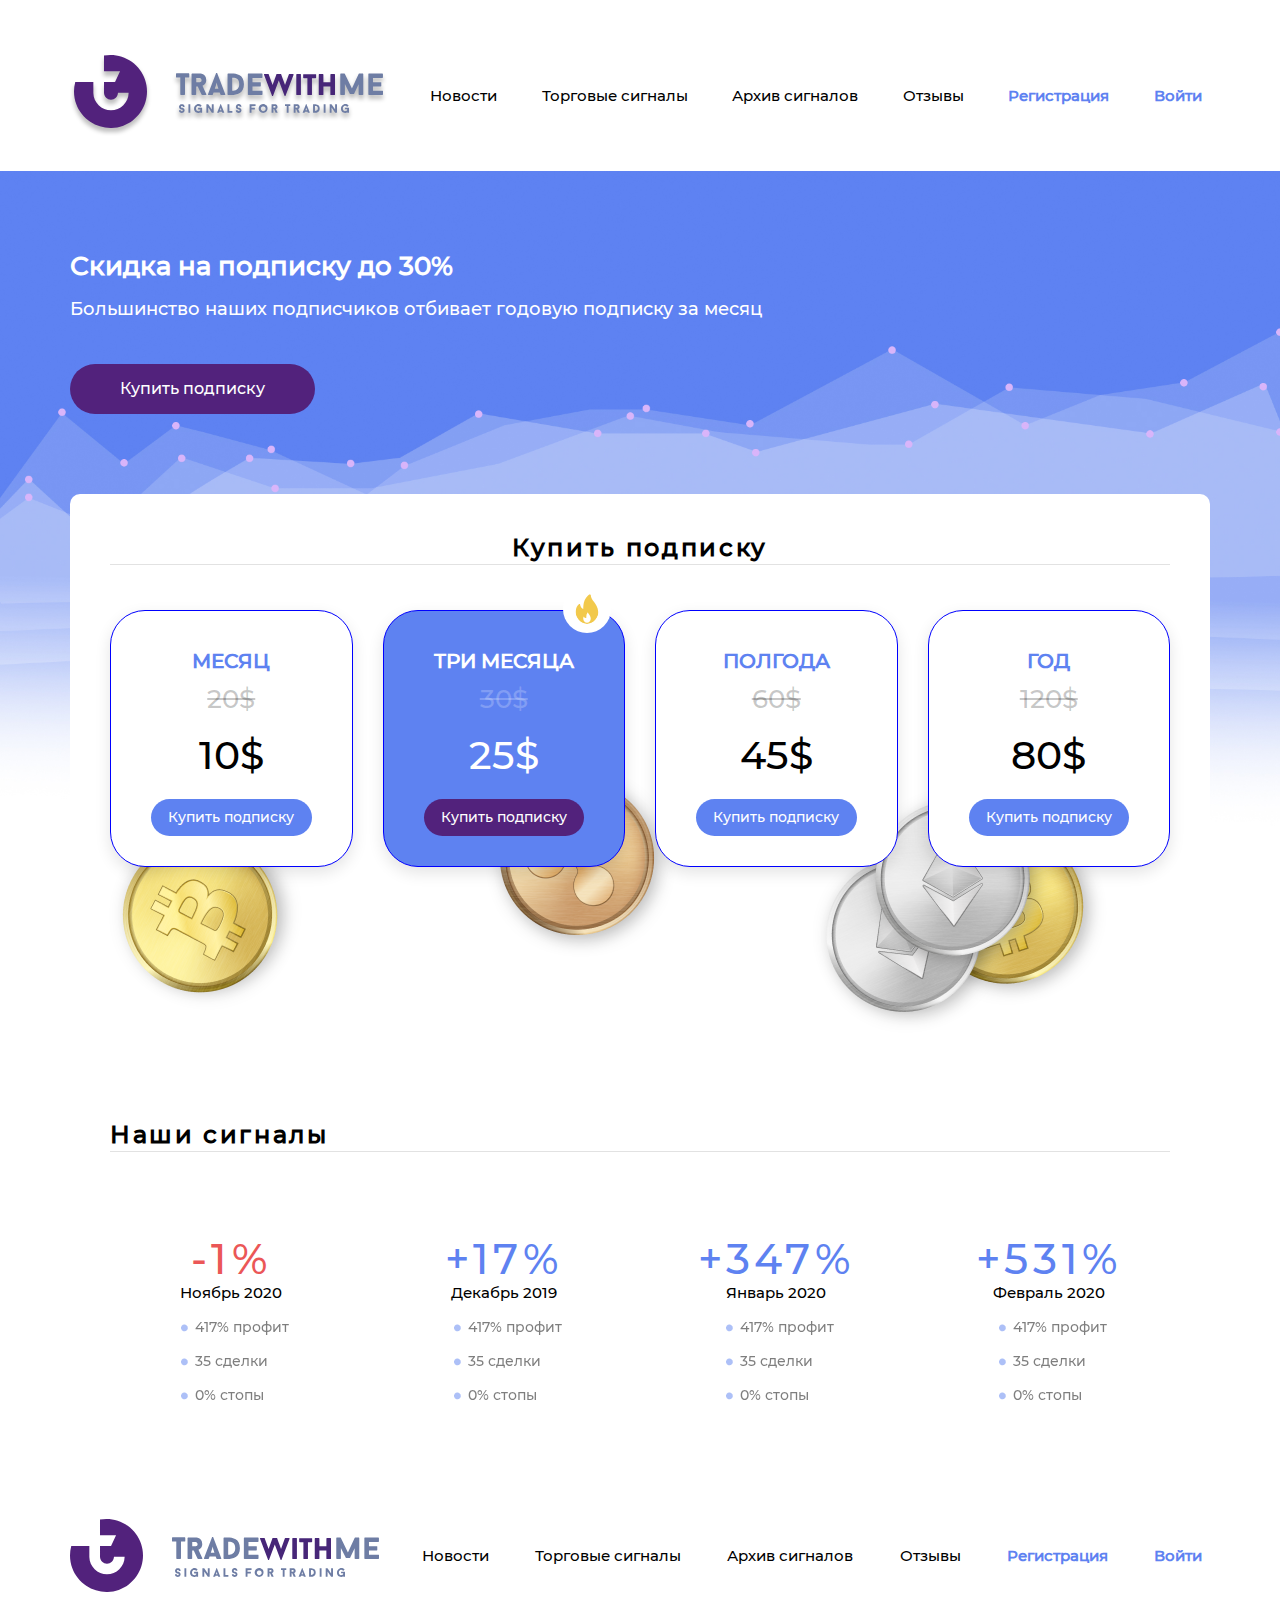
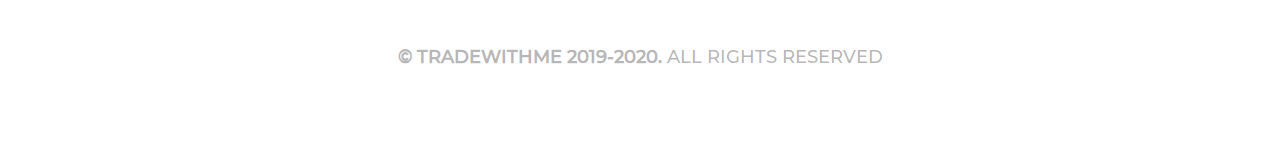
<file: signals-no.html>
<!DOCTYPE html>
<html lang="ru">

<head>
    <link rel="stylesheet" type="text/css" href="css/normalize.css">
    <link rel="stylesheet" type="text/css" href="libs/bootstrap4/bootstrap.min.css">
    <link rel="stylesheet" type="text/css" href="libs/font-awesome-4.7.0/css/all.css">
    <link rel="stylesheet" type="text/css" href="libs/magnific-popup/magnific-popup.css">
    <link rel="stylesheet" type="text/css" href="css/owl.carousel.min.css">
    <link rel="stylesheet" type="text/css" href="css/animate.css">
    <link rel="stylesheet" type="text/css" href="css/fm.revealator.jquery.min.css">
    <link rel="stylesheet" type="text/css" href="fonts/style.css">
    <link rel="stylesheet" type="text/css" href="css/odometer.min.css">
    <link rel="stylesheet" type="text/css" href="css/style.css">
    <link rel="stylesheet" type="text/css" href="css/farrux.css">
    <meta name="viewport" content="width=device-width, initial-scale=1.0, user-scalable=no">
    <meta name="apple-mobile-web-app-capable" content="yes" />
    <meta http-equiv="X-UA-Compatible" content="IE=edge,chrome=1" />
    <meta name="HandheldFriendly" content="true" />
    <meta charset="utf-8">
    <meta name="keywords" content="">
    <meta name="description" content="">
    <title> Trade With Me </title>
</head>

<body>
    <div class="wrapper">
        <header>
            <div class="container">
                <nav class="navbar navbar-expand-lg">
                    <a class="navbar-brand" href="#"><img src="images/logo.svg" alt="logo"></a>
                    <button class="navbar-toggler" type="button" data-toggle="collapse"
                        data-target="#navbarSupportedContent" aria-controls="navbarSupportedContent"
                        aria-expanded="false" aria-label="Toggle navigation">
                        <span class="navbar-toggler-icon"></span>
                    </button>
                    <div class="collapse navbar-collapse" id="navbarSupportedContent">
                        <ul class="navbar-nav justify-content-between">
                            <li class="nav-item">
                                <a class="nav-link" href="#">Новости</a>
                            </li>
                            <li class="nav-item">
                                <a class="nav-link" href="#">Торговые сигналы</a>
                            </li>
                            <li class="nav-item">
                                <a class="nav-link" href="#">Архив сигналов</a>
                            </li>
                            <li class="nav-item">
                                <a class="nav-link" href="#">Отзывы</a>
                            </li>
                            <li class="nav-item special">
                                <a class="nav-link" href="#">Регистрация</a>
                            </li>
                            <li class="nav-item special">
                                <a class="nav-link" href="#">Войти</a>
                            </li>
                        </ul>
                    </div>
                </nav>
            </div>
        </header>
        <section class="main-sec payment signals-no">
            <div class="container">
                <div class="row">
                    <div class="col-lg-12">
                        <div class="discount">
                            <p class="percent">Скидка на подписку до 30%</p>
                            <p class="most">Большинство наших подписчиков отбивает годовую подписку за месяц</p>
                            <div class="discount-link">
                                <a href="#">Купить подписку</a>
                            </div>
                        </div>
                    </div>
                </div>
                <div class="profile-user">
                    <div class="profile-user-title">
                        <p class="payment-title">Купить подписку</p>
                    </div>
                    <div class="row signals-no-block">
                        <div class="col-md-3">
                            <div class="payment-block">
                                <div class="payment-month">Месяц <br>
                                    <span>20&#36</span></div>
                                <div class="payment-price">
                                    10&#36
                                </div>
                                <a href="#">Купить подписку</a>
                            </div>
                            <img class="coins coins1" src="images/coin1.png" alt="coins">
                        </div>
                        <div class="col-md-3">
                            <div class="payment-block fire">
                                <img src="images/payment-fire.svg" alt="">
                                <div class="payment-month">Три месяца<br>
                                    <span>30&#36</span></div>
                                <div class="payment-price">
                                    25&#36
                                </div>
                                <a href="#">Купить подписку</a>
                            </div>
                            <img class="coins coins2" src="images/coin2.png" alt="coins">
                        </div>
                        <div class="col-md-3">
                            <div class="payment-block">
                                <div class="payment-month">ПОЛГОДА<br>
                                    <span>60&#36</span></div>
                                <div class="payment-price">
                                    45&#36
                                </div>
                                <a href="#">Купить подписку</a>
                            </div>
                            <img class="coins coins3" src="images/coin3.png" alt="coins">
                        </div>
                        <div class="col-md-3">
                            <div class="payment-block">
                                <div class="payment-month">ГОд<br>
                                    <span>120&#36</span></div>
                                <div class="payment-price">
                                    80&#36
                                </div>
                                <a href="#">Купить подписку</a>
                            </div>
                        </div>
                    </div>
                    <div class="our-signals">
                        <div class="profile-user-title">
                            <p>Наши сигналы</p>
                        </div>
                        <div class="row list-rov">
                            <div class="col-lg-3 col-6">
                                <div class="november">
                                    <h4 class="red-title">-1%</h4>
                                    <p>Ноябрь 2020</p>
                                    <div class="list">
                                        <ul>
                                            <li>417% профит</li>
                                            <li>35 сделки</li>
                                            <li>0% стопы</li>
                                        </ul>
                                    </div>
                                </div>
                            </div>
                            <div class="col-lg-3 col-6">
                                <div class="november">
                                    <h4 class="blue-title">+17%</h4>
                                    <p>Декабрь 2019</p>
                                    <div class="list">
                                        <ul>
                                            <li>417% профит</li>
                                            <li>35 сделки</li>
                                            <li>0% стопы</li>
                                        </ul>
                                    </div>
                                </div>
                            </div>
                            <div class="col-lg-3 col-6">
                                <div class="november">
                                    <h4 class="blue-title">+347%</h4>
                                    <p>Январь 2020</p>
                                    <div class="list">
                                        <ul>
                                            <li>417% профит</li>
                                            <li>35 сделки</li>
                                            <li>0% стопы</li>
                                        </ul>
                                    </div>
                                </div>
                            </div>
                            <div class="col-lg-3 col-6">
                                <div class="november">
                                    <h4 class="blue-title">+531%</h4>
                                    <p>Февраль 2020</p>
                                    <div class="list">
                                        <ul>
                                            <li>417% профит</li>
                                            <li>35 сделки</li>
                                            <li>0% стопы</li>
                                        </ul>
                                    </div>
                                </div>
                            </div>
                        </div>
                    </div>
                </div>
            </div>
        </section>
        <footer>
            <div class="container">
                <nav class="navbar navbar-expand-lg">
                    <a class="navbar-brand" href="#"><img src="images/logo-footer.svg" alt="logo"></a>
                    <button class="navbar-toggler" type="button" data-toggle="collapse"
                        data-target="#navbarSupportedContent" aria-controls="navbarSupportedContent"
                        aria-expanded="false" aria-label="Toggle navigation">
                        <span class="navbar-toggler-icon"></span>
                    </button>
                    <div class="collapse navbar-collapse" id="navbarSupportedContent">
                        <ul class="navbar-nav justify-content-between">
                            <li class="nav-item">
                                <a class="nav-link" href="#">Новости</a>
                            </li>
                            <li class="nav-item">
                                <a class="nav-link" href="#">Торговые сигналы</a>
                            </li>
                            <li class="nav-item">
                                <a class="nav-link" href="#">Архив сигналов</a>
                            </li>
                            <li class="nav-item">
                                <a class="nav-link" href="#">Отзывы</a>
                            </li>
                            <li class="nav-item special">
                                <a class="nav-link" href="registration.html#screen">Регистрация</a>
                            </li>
                            <li class="nav-item special">
                                <a class="nav-link" href="login.html#screen">Войти</a>
                            </li>
                        </ul>
                    </div>
                </nav>
                <div class="row footer-copyright">
                    <div class="col-md-12 text-center">
                        <p><span>© TRADEWITHME 2019-2020.</span> ALL RIGHTS RESERVED</p>
                    </div>
                </div>
            </div>
        </footer>
    </div>
    <script type="text/javascript" src="js/jquery-3.2.1.min.js"></script>
    <!-- <script src="https://ajax.googleapis.com/ajax/libs/jquery/1.11.0/jquery.min.js"></script> -->
    <script type="text/javascript" src="js/wow.min2.js"></script>
    <script type="text/javascript" src="js/parallax.min.js"></script>
    <script type="text/javascript" src="libs/bootstrap4/popper.js"></script>
    <script type="text/javascript" src="libs/bootstrap4/bootstrap.min.js"></script>
    <script type="text/javascript" src="libs/magnific-popup/jquery.magnific-popup.min.js"></script>
    <!-- <script type="text/javascript" src="libs/magnific-popup/zoom.js"></script> -->
    <script type="text/javascript" src="libs/flipclock/js/flipclock.min.js"></script>
    <script type="text/javascript" src="js/owl.carousel.min.js"></script>
    <script type="text/javascript" src="js/owl.carousel2.thumbs.js"></script>
    <script type="text/javascript" src="js/jquery.maskedinput.min.js"></script>
    <script type="text/javascript" src="js/jquery.custom-scroll.min.js"></script>
    <script type="text/javascript" src="libs/font-awesome-4.7.0/js/all.js"></script>
    <script type="text/javascript" src="js/typed.js"></script>
    <script type="text/javascript" src="js/odometer.min.js"></script>
    <script type="text/javascript" src="js/circle-progress.js"></script>
    <script type="text/javascript" src="js/isotope.pkgd.min.js"></script>
    <script type="text/javascript" src="js/main.js"></script>
    <script>
        new WOW().init();
    </script>
</body>

</html>
</file>
<file: fonts/style.css>
/* #### Generated By: http://www.cufonfonts.com #### */

@font-face {
font-family: 'Montserrat Regular';
font-style: normal;
font-weight: normal;
src: local('Montserrat Regular'), url('Montserrat-Regular.woff') format('woff');
}


@font-face {
font-family: 'Montserrat Italic';
font-style: normal;
font-weight: normal;
src: local('Montserrat Italic'), url('Montserrat-Italic.woff') format('woff');
}


@font-face {
font-family: 'Montserrat Thin';
font-style: normal;
font-weight: normal;
src: local('Montserrat Thin'), url('Montserrat-Thin.woff') format('woff');
}


@font-face {
font-family: 'Montserrat Thin Italic';
font-style: normal;
font-weight: normal;
src: local('Montserrat Thin Italic'), url('Montserrat-ThinItalic.woff') format('woff');
}


@font-face {
font-family: 'Montserrat ExtraLight';
font-style: normal;
font-weight: normal;
src: local('Montserrat ExtraLight'), url('Montserrat-ExtraLight.woff') format('woff');
}


@font-face {
font-family: 'Montserrat ExtraLight Italic';
font-style: normal;
font-weight: normal;
src: local('Montserrat ExtraLight Italic'), url('Montserrat-ExtraLightItalic.woff') format('woff');
}


@font-face {
font-family: 'Montserrat Light';
font-style: normal;
font-weight: normal;
src: local('Montserrat Light'), url('Montserrat-Light.woff') format('woff');
}


@font-face {
font-family: 'Montserrat Light Italic';
font-style: normal;
font-weight: normal;
src: local('Montserrat Light Italic'), url('Montserrat-LightItalic.woff') format('woff');
}


@font-face {
font-family: 'Montserrat Medium';
font-style: normal;
font-weight: normal;
src: local('Montserrat Medium'), url('Montserrat-Medium.woff') format('woff');
}


@font-face {
font-family: 'Montserrat Medium Italic';
font-style: normal;
font-weight: normal;
src: local('Montserrat Medium Italic'), url('Montserrat-MediumItalic.woff') format('woff');
}


@font-face {
font-family: 'Montserrat SemiBold';
font-style: normal;
font-weight: normal;
src: local('Montserrat SemiBold'), url('Montserrat-SemiBold.woff') format('woff');
}


@font-face {
font-family: 'Montserrat SemiBold Italic';
font-style: normal;
font-weight: normal;
src: local('Montserrat SemiBold Italic'), url('Montserrat-SemiBoldItalic.woff') format('woff');
}


@font-face {
font-family: 'Montserrat Bold';
font-style: normal;
font-weight: normal;
src: local('Montserrat Bold'), url('Montserrat-Bold.woff') format('woff');
}


@font-face {
font-family: 'Montserrat Bold Italic';
font-style: normal;
font-weight: normal;
src: local('Montserrat Bold Italic'), url('Montserrat-BoldItalic.woff') format('woff');
}


@font-face {
font-family: 'Montserrat ExtraBold';
font-style: normal;
font-weight: normal;
src: local('Montserrat ExtraBold'), url('Montserrat-ExtraBold.woff') format('woff');
}


@font-face {
font-family: 'Montserrat ExtraBold Italic';
font-style: normal;
font-weight: normal;
src: local('Montserrat ExtraBold Italic'), url('Montserrat-ExtraBoldItalic.woff') format('woff');
}


@font-face {
font-family: 'Montserrat Black';
font-style: normal;
font-weight: normal;
src: local('Montserrat Black'), url('Montserrat-Black.woff') format('woff');
}


@font-face {
font-family: 'Montserrat Black Italic';
font-style: normal;
font-weight: normal;
src: local('Montserrat Black Italic'), url('Montserrat-BlackItalic.woff') format('woff');
}


/* */

/* #### Generated By: http://www.cufonfonts.com #### */
</file>
<file: fonts/stylesheet.css>
@font-face {
	font-family: "MuseoSansCyrl-500";
  src: url("MuseoSansCyrl-500.eot"); /* IE9*/
  src: url("MuseoSansCyrl-500.eot?#iefix") format("embedded-opentype"), /* IE6-IE8 */
  url("MuseoSansCyrl-500.woff2") format("woff2"), /* chromeгЂЃfirefox */
  url("MuseoSansCyrl-500.woff") format("woff"), /* chromeгЂЃfirefox */
  url("MuseoSansCyrl-500.ttf") format("truetype"); /* chromeгЂЃfirefoxгЂЃoperaгЂЃSafari, Android, iOS 4.2+*/
}

@font-face {
	font-family: "MuseoSansCyrl-300";
  src: url("MuseoSansCyrl-300.eot"); /* IE9*/
  src: url("MuseoSansCyrl-300.eot?#iefix") format("embedded-opentype"), /* IE6-IE8 */
  url("MuseoSansCyrl-300.woff2") format("woff2"), /* chromeгЂЃfirefox */
  url("MuseoSansCyrl-300.woff") format("woff"), /* chromeгЂЃfirefox */
  url("MuseoSansCyrl-300.ttf") format("truetype"); /* chromeгЂЃfirefoxгЂЃoperaгЂЃSafari, Android, iOS 4.2+*/
}

@font-face {
	font-family: "MuseoSansCyrl-700";
  src: url("MuseoSansCyrl-700.eot"); /* IE9*/
  src: url("MuseoSansCyrl-700.eot?#iefix") format("embedded-opentype"), /* IE6-IE8 */
  url("MuseoSansCyrl-700.woff2") format("woff2"), /* chromeгЂЃfirefox */
  url("MuseoSansCyrl-700.woff") format("woff"), /* chromeгЂЃfirefox */
  url("MuseoSansCyrl-700.ttf") format("truetype"); /* chromeгЂЃfirefoxгЂЃoperaгЂЃSafari, Android, iOS 4.2+*/
}


/* This stylesheet generated by Transfonter (https://transfonter.org) on December 7, 2017 5:54 PM */

@font-face {
    font-family: 'TT Norms ExtraBold';
    src: url('TTNorms-ExtraBoldItalic.eot');
    src: local('TT Norms ExtraBold Italic'), local('TTNorms-ExtraBoldItalic'),
        url('TTNorms-ExtraBoldItalic.eot?#iefix') format('embedded-opentype'),
        url('TTNorms-ExtraBoldItalic.woff') format('woff'),
        url('TTNorms-ExtraBoldItalic.ttf') format('truetype');
    font-weight: 800;
    font-style: italic;
}

@font-face {
    font-family: 'TT Norms';
    src: url('TTNorms-Bold.eot');
    src: local('TT Norms Bold'), local('TTNorms-Bold'),
        url('TTNorms-Bold.eot?#iefix') format('embedded-opentype'),
        url('TTNorms-Bold.woff') format('woff'),
        url('TTNorms-Bold.ttf') format('truetype');
    font-weight: bold;
    font-style: normal;
}

@font-face {
    font-family: 'TT Norms';
    src: url('TTNorms-Thin.eot');
    src: local('TT Norms Thin'), local('TTNorms-Thin'),
        url('TTNorms-Thin.eot?#iefix') format('embedded-opentype'),
        url('TTNorms-Thin.woff') format('woff'),
        url('TTNorms-Thin.ttf') format('truetype');
    font-weight: 100;
    font-style: normal;
}

@font-face {
    font-family: 'TT Norms';
    src: url('TTNorms-Regular.eot');
    src: local('TT Norms Regular'), local('TTNorms-Regular'),
        url('TTNorms-Regular.eot?#iefix') format('embedded-opentype'),
        url('TTNorms-Regular.woff') format('woff'),
        url('TTNorms-Regular.ttf') format('truetype');
    font-weight: normal;
    font-style: normal;
}

@font-face {
    font-family: 'TT Norms Thin';
    src: url('TTNorms-ThinItalic.eot');
    src: local('TT Norms Thin Italic'), local('TTNorms-ThinItalic'),
        url('TTNorms-ThinItalic.eot?#iefix') format('embedded-opentype'),
        url('TTNorms-ThinItalic.woff') format('woff'),
        url('TTNorms-ThinItalic.ttf') format('truetype');
    font-weight: 100;
    font-style: italic;
}

@font-face {
    font-family: 'TT Norms';
    src: url('TTNorms-Italic.eot');
    src: local('TT Norms Italic'), local('TTNorms-Italic'),
        url('TTNorms-Italic.eot?#iefix') format('embedded-opentype'),
        url('TTNorms-Italic.woff') format('woff'),
        url('TTNorms-Italic.ttf') format('truetype');
    font-weight: normal;
    font-style: italic;
}

@font-face {
    font-family: 'TT Norms';
    src: url('TTNorms-Heavy.eot');
    src: local('TT Norms Heavy'), local('TTNorms-Heavy'),
        url('TTNorms-Heavy.eot?#iefix') format('embedded-opentype'),
        url('TTNorms-Heavy.woff') format('woff'),
        url('TTNorms-Heavy.ttf') format('truetype');
    font-weight: 900;
    font-style: normal;
}

@font-face {
    font-family: 'TT Norms';
    src: url('TTNorms-Light.eot');
    src: local('TT Norms Light'), local('TTNorms-Light'),
        url('TTNorms-Light.eot?#iefix') format('embedded-opentype'),
        url('TTNorms-Light.woff') format('woff'),
        url('TTNorms-Light.ttf') format('truetype');
    font-weight: 300;
    font-style: normal;
}

@font-face {
    font-family: 'TT Norms Black';
    src: url('TTNorms-BlackItalic.eot');
    src: local('TT Norms Black Italic'), local('TTNorms-BlackItalic'),
        url('TTNorms-BlackItalic.eot?#iefix') format('embedded-opentype'),
        url('TTNorms-BlackItalic.woff') format('woff'),
        url('TTNorms-BlackItalic.ttf') format('truetype');
    font-weight: 900;
    font-style: italic;
}

@font-face {
    font-family: 'TT Norms';
    src: url('TTNorms-ExtraLight.eot');
    src: local('TT Norms ExtraLight'), local('TTNorms-ExtraLight'),
        url('TTNorms-ExtraLight.eot?#iefix') format('embedded-opentype'),
        url('TTNorms-ExtraLight.woff') format('woff'),
        url('TTNorms-ExtraLight.ttf') format('truetype');
    font-weight: 200;
    font-style: normal;
}

@font-face {
    font-family: 'TT Norms Light';
    src: url('TTNorms-LightItalic.eot');
    src: local('TT Norms Light Italic'), local('TTNorms-LightItalic'),
        url('TTNorms-LightItalic.eot?#iefix') format('embedded-opentype'),
        url('TTNorms-LightItalic.woff') format('woff'),
        url('TTNorms-LightItalic.ttf') format('truetype');
    font-weight: 300;
    font-style: italic;
}

@font-face {
    font-family: 'TT Norms ExtraLight';
    src: url('TTNorms-ExtraLightItalic.eot');
    src: local('TT Norms ExtraLight Italic'), local('TTNorms-ExtraLightItalic'),
        url('TTNorms-ExtraLightItalic.eot?#iefix') format('embedded-opentype'),
        url('TTNorms-ExtraLightItalic.woff') format('woff'),
        url('TTNorms-ExtraLightItalic.ttf') format('truetype');
    font-weight: 200;
    font-style: italic;
}

@font-face {
    font-family: 'TT Norms Bold';
    src: url('TTNorms-BoldItalic.eot');
    src: local('TT Norms Bold Italic'), local('TTNorms-BoldItalic'),
        url('TTNorms-BoldItalic.eot?#iefix') format('embedded-opentype'),
        url('TTNorms-BoldItalic.woff') format('woff'),
        url('TTNorms-BoldItalic.ttf') format('truetype');
    font-weight: bold;
    font-style: italic;
}

@font-face {
    font-family: 'TT Norms';
    src: url('TTNorms-Medium.eot');
    src: local('TT Norms Medium'), local('TTNorms-Medium'),
        url('TTNorms-Medium.eot?#iefix') format('embedded-opentype'),
        url('TTNorms-Medium.woff') format('woff'),
        url('TTNorms-Medium.ttf') format('truetype');
    font-weight: 500;
    font-style: normal;
}

@font-face {
    font-family: 'TT Norms';
    src: url('TTNorms-Black.eot');
    src: local('TT Norms Black'), local('TTNorms-Black'),
        url('TTNorms-Black.eot?#iefix') format('embedded-opentype'),
        url('TTNorms-Black.woff') format('woff'),
        url('TTNorms-Black.ttf') format('truetype');
    font-weight: 900;
    font-style: normal;
}

@font-face {
    font-family: 'TT Norms Medium';
    src: url('TTNorms-MediumItalic.eot');
    src: local('TT Norms Medium Italic'), local('TTNorms-MediumItalic'),
        url('TTNorms-MediumItalic.eot?#iefix') format('embedded-opentype'),
        url('TTNorms-MediumItalic.woff') format('woff'),
        url('TTNorms-MediumItalic.ttf') format('truetype');
    font-weight: 500;
    font-style: italic;
}

@font-face {
    font-family: 'TT Norms Heavy';
    src: url('TTNorms-HeavyItalic.eot');
    src: local('TT Norms Heavy Italic'), local('TTNorms-HeavyItalic'),
        url('TTNorms-HeavyItalic.eot?#iefix') format('embedded-opentype'),
        url('TTNorms-HeavyItalic.woff') format('woff'),
        url('TTNorms-HeavyItalic.ttf') format('truetype');
    font-weight: 900;
    font-style: italic;
}

@font-face {
    font-family: 'TT Norms';
    src: url('TTNorms-ExtraBold.eot');
    src: local('TT Norms ExtraBold'), local('TTNorms-ExtraBold'),
        url('TTNorms-ExtraBold.eot?#iefix') format('embedded-opentype'),
        url('TTNorms-ExtraBold.woff') format('woff'),
        url('TTNorms-ExtraBold.ttf') format('truetype');
    font-weight: 800;
    font-style: normal;
}
</file>
<file: css/style.css>
* {
    margin: 0;
    padding: 0;
    box-sizing: border-box;
}

body {
    font-family: 'Montserrat Medium';
    margin: 0;
    padding: 0;
}

a,
p,
h1,
h2,
h3,
h4,
h5,
h6 {
    margin: 0;
    text-decoration: none;
}
a{
    display: inline-block;
}
.owl-item{
    float: left;
}
.wrapper{
    overflow: hidden;
}
.vector-bg{
    background: url('../images/main-bg.svg') no-repeat right top;
    background-size: cover;
}

.section-title{
}
.section-title .title-icon{
    height: 84px;
    width: 84px;
    margin: 0 auto 30px auto;
    background: linear-gradient(80deg, #5357DB 1%, #fff 80%);
    border-radius: 50%;
    position: relative;
}
.section-title .title-icon img{
    position: relative;
    top: 25px;
    left: 3px;
    z-index: 100;
}
.section-title .title-icon:before{
    content: '';
    display: block;
    height: 76px;
    width: 76px;
    background: #fff;
    border-radius: 50%;
    right: 4px;
    top: 4px;
    position: absolute;
}
.section-title .title-text{
    font-weight: 600;
    font-size: 34px;
    line-height: 35px;
}



header .navbar,footer .navbar{
	padding: 50px 0 30px 0;
}
header .navbar-brand,footer .navbar-brand{
	margin-right: 35px;
}
header .navbar .navbar-nav,footer .navbar .navbar-nav{
	width: 100%;
}
header .navbar .nav-link,footer .navbar .nav-link{
	font-size: 15px;
	line-height: 18px;
	color: #000;
	transition: .3s all ease-in-out;
}
header .navbar .special .nav-link,footer .navbar .special .nav-link{
	color: #5E82F1;
	font-weight: bold;
}
header .navbar .nav-link:hover,footer .navbar .nav-link:hover{
	color: #F2C94C;
}

.main-sec {
    background-image: url('../images/profile-bg.jpg');
    background-repeat: no-repeat;
    background-position:top center;
    -webkit-background-size: cover;
    background-size: contain;
    padding-top: 70px;
}

.main-sec .discount .percent {
    font-style: normal;
    font-weight: 600;
    font-size: 26px;
    line-height: 197.82%;
    color: #fff;
}


.main-sec .discount .most {
    font-style: normal;
    font-weight: normal;
    font-size: 18px;
    line-height: 35px;
    color: #fff;
    margin-bottom: 37px;
}

.main-sec .discount a {
    font-style: normal;
    font-weight: normal;
    font-size: 16px;
    line-height: 20px;
    color: #FFFFFF;
    text-decoration: none;
    padding: 15px 50px;
    background: #52227C;
    border-radius: 100px;
}

/*PU*/

.main-sec .profile-user {
    background: #FFFFFF;
    border-radius: 10px;
    position: relative;
    padding: 36px 40px;
    margin: 80px 0 0 0;
}

.main-sec .profile-user .profile-user-title,
.main-sec .our-signals .profile-user-title{
    font-style: normal;
    font-weight: 600;
    font-size: 24px;
    line-height: 35px;
    letter-spacing: 0.11em;
    color: #000000;
    opacity: 0.45;
    position: relative;
}

.main-sec .profile-user .profile-user-title:after{
    content: '';
    position: absolute;
    bottom: 0;
    left: 0;
    height: 1px;
    width: 100%;
    background: rgba(196, 196, 196, 0.49);
}
/* */

.profile-rov {
    margin-top: 50px;
    position: relative;
}

.main-sec .tom {
	 margin-left: 45px;
}

.main-sec .tom p {
    font-style: normal;
    font-weight: 500;
    font-size: 29px;
    line-height: 45px;
    color: #000000;
}

.main-sec .tom img {
    margin: 5px 0;
}

.main-sec .tom:before {
    content: '';
    position: absolute;
    top: 150px;
    left: 145px;
    height: 15px;
    width: 15px;
    border-radius: 50%;
    background-color: #F2C94C;
    z-index: 100;
}

.main-sec .tom:after {
    content: '';
    position: absolute;
    top: 147px;
    left: 143px;
    height: 20px;
    width: 20px;
    border-radius: 50%;
    background-color: #fff;
    z-index: 1;
}

/****/

.form-contact label {
    display: block;
    margin: 0;
    margin-bottom: 5px;
}
.form-contact .col-md-12{
	margin-bottom: 20px;
}
.form-contact input {
    border: none;
    width: 100%;
    background: #F2F2F2;
    border-radius: 5px;
    padding: 20px 25px;
}
.form-contact .btn{
	/*display: flex;
	justify-content: center;
	*/
}
.form-contact button.btn  {
	margin-top: 30px;
    border: none;
    display: flex;
    flex-direction: row;
    padding: 20px 56px;
    background: #5E82F1;
    border-radius: 100px;
    font-style: normal;
    font-weight: 500;
    font-size: 18px;
    line-height: 22px;
    color: #FFFFFF;
    outline: none;
    cursor: pointer;
}

/* */

.extend{
	background-image: url('../images/extend-bg.png');
	background-repeat: no-repeat;
	background-position: center;
	background-size: contain;
	height: 263px;
	width: 405px;
	padding: 25px 0;
}

.extend .extend-text{
	text-align: center;
}
.extend .subscription{
	font-style: normal;
	font-weight: 500;
	font-size: 18px;
	line-height: 35px;
	color: #FFFFFF;
	margin-bottom: 15px;
}

.extend .day{
	font-weight: 600;
	font-size: 37px;
	line-height: 35px;
	color: #FFFFFF;
	margin-bottom: 40px;
}

.extend .day span{
	font-weight: 500;
	font-size: 20px;
	line-height: 35px;
}
.extend a{
	font-weight: 500;
	font-size: 17px;
	line-height: 21px;
	color: #F2C94C;
	background: #FFFFFF;
	border-radius: 100px;
	padding: 15px 50px;
	text-decoration: none;
}

/**/
.november{
	padding: 90px 0 0 0;
}
.november .red-title{
	font-weight: 500;
	font-size: 42px;
	line-height: 34px;
	letter-spacing: 0.11em;
	color: #EB5757;
	text-align: center;
}
.november .blue-title{
	font-weight: 500;
	font-size: 42px;
	line-height: 34px;
	letter-spacing: 0.11em;
	color: #5E82F1;
	text-align: center;
}
.november p{
	font-weight: 500;
	font-size: 15px;
	line-height: 34px;
	color: #000000;
	text-align: center;
}
.november .list{
	position: relative;
}
.november .list ul{
	list-style: none;
	padding: 0;
	list-style-image: url('../images/blue-dots.png');
	margin-left: 85px;
}
.november .list ul li{
	font-size: 14px;
	line-height: 34px;
	color: #000000;
	opacity: 0.5;
}

/* CHECK */

.form-contact .input{
    border: 1px solid rgba(196, 196, 196, 0.49);
    background-color: #fff;
}

.form-contact .check-block label.container{
    display: flex;
}


/* Customize the label (the container) */

.form-contact .check-block{
    margin-bottom: 20px;        
}

.form-contact .check-block .container {
    display: block;
    position: relative;
    padding-left: 30px;
    margin-bottom: -3px;
    cursor: pointer;
    font-weight: 600;
    font-size: 14px;
    line-height: 35px;
    color: #4F4F4F;
    -webkit-user-select: none;
    -moz-user-select: none;
    -ms-user-select: none;
    user-select: none;
}



/* Hide the browser's default checkbox */
.form-contact .check-block .container input {
    position: absolute;
    opacity: 0;
    cursor: pointer;
    height: 0;
    width: 0;
}

/* Create a custom checkbox */
.form-contact .check-block .checkmark {
    position: absolute;
    top: 3px;
    left: -3px;
    height: 25px;
    width: 25px;
    background-color: #fff;
    border: 1px solid #b7b7b7;
    border-radius: 5px;
}

/* On mouse-over, add a grey background color */
.form-contact .check-block .container:hover input~.checkmark {
    background-color: #fff;
}

/* When the checkbox is checked, add a blue background */
.form-contact .check-block .container input:checked~.checkmark {
    /*background-color: #2196F3;*/
    background-color: #fff;
    border: 1px solid #b7b7b7;
}

/* Create the checkmark/indicator (hidden when not checked) */
.form-contact .check-block .checkmark:after {
    content: "";
    position: absolute;
    display: none;
}

/* Show the checkmark when checked */
.form-contact .check-block .container input:checked~.checkmark:after {
    display: block;
}

/* Style the checkmark/indicator */
.form-contact .check-block .container .checkmark:after {
    left: 8px;
    top: 4px;
    width: 7px;
    height: 13px;
    border: solid #5E82F1;;
    border-width: 0px 3px 3px 0px;
    -webkit-transform: rotate(45deg);
    -ms-transform: rotate(45deg);
    transform: rotate(45deg);
}




.registration{
	padding-top: 300px;
}
.login{
	padding-top: 70px;
}

.registration .registration-action{
	text-align: center;
	margin-top: 30px;
}
.registration .registration-action .btn{
	display: inline-block;
	padding: 20px 90px;
	background: #EFEFEF;
	color: #000;
	font-weight: 500;
	font-size: 15px;
	line-height: 18px;
	border-radius: 10px;
}
.registration .registration-action .btn.active{
	background: #F2C94C;
	color: #fff;
}
.registration .registration-action .btn:hover{
	background: #aaa;
	color: #fff;
}
.registration .profile-user-title{
	padding: 50px 0 30px 0;
	margin-bottom: 22px;
}
.registration .action-form{
	margin-bottom: 70px;
}
.registration form{
	max-width: 375px;
	margin: 0 auto;
}
.registration form .col-md-12{
	margin-bottom: 15px;
}
.registration form label,
.registration form input{
	display: block;
	width: 100%;
}
.registraion form label{
	font-weight: 500;
	font-size: 14px;
	line-height: 35px;
	color: #000;
}
.registration form input{
	border: 1px solid #E0E0E0;
	box-sizing: border-box;
	border-radius: 5px;
	padding: 15px;
	outline: none;
	transition: .3s all ease;
}
.registration form .show-hide{
	position: absolute;
	right: 40px;
    top: 47px;
}
form span.error{
	font-size: 14px;
	color: #EB5757;
	visibility: hidden;
	display: none;
}
.registration form input:focus{
	border: 1px solid #F2C94C;
}
form button{
	display: flex;
	flex-direction: row;
	padding: 20px 56px;
	background: #5E82F1;
	border-radius: 100px;
	border: none;
	cursor: pointer;
	transition: .3s all ease;
	font-size: 18px;
	line-height: 22px;
	color: #fff;
	margin: 0 auto;
	margin-top: 55px;
}
form button:hover{
	box-shadow: 0 0 20px rgba(94,130,241,.5);
}

footer .footer-copyright{
	padding: 20px 0 90px 0;
}
footer .footer-copyright p{
	font-size: 18px;
	line-height: 21px;
	color: rgba(0,0,0,.3);
}
footer .footer-copyright p span{
	font-weight: bold;
}

.recovery {
	padding-top: 70px;
}
.recovery .profile-user-title{
	padding-top: 20px;
}









/*** STATISTIX ***/
.statistics{
    margin-top: 90px;
}
.statistics .our-results .results-date{
    font-weight: 600;
    font-size: 32px;
    line-height: 39px
}
.statistics .our-results .results-percent{
    font-weight: bold;
    font-size: 136.948px;
    line-height: 1.2;
}
.statistics .our-results .results-text{
    font-size: 30px;
    line-height: 37px;
    color: rgba(0,0,0,.42);
    margin-bottom: 45px;
}
.statistics .our-results .results-text span{
    font-weight: bold;
}
.statistics .our-results .results-percent span{
    font-size: 82.6701px;
}
.statistics .statistics-circles{
    display: flex;
}
.statistics .statistics-circles>div{
    position: relative;
    margin-right: 55px;
}
.statistics .statistics-circles img{
    width: 300px;
}
.statistics .statistics-circles>div>span{
    position: absolute;
    left: 0;
    right: 0;
    bottom: 35px;
    margin: auto;
    display: inline-block;
    text-align: center;
    font-size: 18.9736px;
    text-transform: uppercase;
}
.statistics .statistics-circles>div>span:before{
    content: '';
    display: block;
    height: 10px;
    width: 10px;
    border-radius: 50%;
    background: #5E82F1;
    position: absolute;
    left: 105px;
    top: 0;
    bottom: 0;
    margin: auto;
}
.statistics .statistics-circles>div.statistics-profit>span{
    bottom: auto;
    top: 55px;
}
.statistics .statistics-circles>div.statistics-profit>span:before{
    left: 90px;
}

.statistics .statistics-action{

}
.statistics .statistics-action .btn{
    margin-bottom: 25px;
    width: 300px;
}

.btn{
    display: inline-block;
    padding: 25px;
    font-weight: 500;
    font-size: 20px;
    line-height: 1.2;
    border-radius: 100px;
    color: #fff;
    transition: .3s all ease;
}
.btn:hover{
    color: #333;
}
.btn-orange{
    background: #F2C94C;
}
.btn-orange:hover{
    box-shadow: 0 0 20px #F2C94C; 
}
.btn-blue{
    background: #5E82F1;
}
.btn-blue:hover{
    box-shadow: 0 0 20px #5E82F1;
}




/*** STATISTIX END ***/


.last-profit-orders .profit-orders-block{
    overflow: hidden;
    padding: 80px 13px;
}
.last-profit-orders .profit-orders-block .owl-nav{
    display: none;
}
.last-profit-orders .profit-orders-block .owl-stage-outer{
    overflow: visible;
}
.last-profit-orders .profit-orders-block .profit-item{
    text-align: center;
    padding: 30px 20px 25px;
    box-shadow: 0px 2px 7px rgba(0, 0, 0, 0.19);
    background: #FFFFFF;
    border-radius: 35px;
    transition: .3s all ease;
}
.last-profit-orders .profit-orders-block .profit-item:hover{
    transform: scale(1.1);
}
.profit-orders-block .profit-item .profit-pic{
    margin-bottom: 12px;
    text-align: center;
}
.profit-orders-block .profit-item .profit-pic img{
    width: auto;
    display: inline;
}
.profit-orders-block .profit-item .profit-name{
    font-size: 13px;
    text-transform: uppercase;
    margin-bottom: 3px;
}
.profit-orders-block .profit-item .profit-percent{
    font-weight: 500;
    font-size: 39px;
}
.profit-orders-block .profit-item .profit-percent span{
    font-size: 23px;
}
.profit-orders-block .profit-item .profit-button a{
    display: inline-block;
    font-size: 13px;
    color: #fff;
    background: #5E82F1;
    border-radius: 55px;
    display: block;
    padding: 10px;
    text-decoration: none;
    transition: .3s all ease;
}
.profit-orders-block .profit-item .profit-button a:hover{
    box-shadow: 0 0 10px #5E82F1;
}
.profit-orders-block .owl-dots{

}
</file>
<file: css/farrux.css>
.form-contact .btn-error {
    background: rgba(201, 47, 0, 0.85);
    opacity: 0.76;
    border-radius: 10px;
    font-weight: 500;
    font-size: 15px;
    line-height: 146.52%;
    color: #FFFFFF;
    text-align: left;
    position: relative;
    padding-left: 77px;
    margin-left: 0;
}

a {
    display: inline-block;
}

form button.btn-danger {
    display: flex;
    flex-direction: row;
    padding: 20px 147px;
    background: #5E82F1;
    border-radius: 100px;
    border: none;
    cursor: pointer;
    transition: .3s all ease;
    font-size: 18px;
    line-height: 22px;
    color: #fff;
    margin: 0 auto;
    margin-top: 40px;
}

.form-contact .btn-error img {
    position: absolute;
    top: 24px;
    left: 20px;
}

.form-contact .warning-btn {
    margin-left: 0;
}

.form-contact form .show-hide {
    position: absolute;
    right: 40px;
    top: 50px;
}

.payment .profile-user-title .payment-title {
    font-weight: 600;
    font-size: 24px;
    line-height: 35px;
    letter-spacing: 0.11em;
    color: #000;
    text-align: center;
}

/*PAYMENT BLOCK START*/

.payment .payment-block {
    border: 1px solid blue;
    box-shadow: 0px 6px 16px rgba(0, 0, 0, 0.11);
    border-radius: 35px;
    padding: 30px 40px;
    position: relative;
    margin-top: 45px;
    background: #fff;
}

.payment .fire {
    background: #5E82F1;
    border-radius: 35px;
}

.payment .payment-block img {
    position: absolute;
    top: -26px;
    left: 179px;
    background-color: #fff;
    border-radius: 50%;
    padding: 9px 12px;
}

.payment .fire img {
    position: absolute;
    top: -26px;
    left: 179px;
    background-color: #fff;
    border-radius: 50%;
    padding: 9px 12px;
}

.payment .fire .payment-month {
    text-align: center;
    font-weight: 600;
    font-size: 20px;
    line-height: 2;
    text-transform: uppercase;
    color: #fff;
    margin-bottom: 10px;
}

.payment .fire .payment-month span {
    font-weight: 500;
    font-size: 26px;
    line-height: 32px;
    text-decoration-line: line-through;
    color: rgba(255, 255, 255, 0.22);
}

.payment .fire .payment-price {
    font-weight: 500;
    font-size: 39.2064px;
    line-height: 48px;
    color: #fff;
    text-align: center;
    margin-bottom: 20px;
}

.payment .fire a {
    background: #52227C;
}

.payment .fire a:hover {
    box-shadow: 0px -1px 21px -2px rgba(82, 34, 124, 0.75);
    -webkit-box-shadow: 0px -1px 21px -2px rgba(82, 34, 124, 0.75);
    -moz-box-shadow: 0px -1px 21px -2px rgba(82, 34, 124, 0.75);
    transition: .3s all ease;
}

.payment-block .payment-month {
    text-align: center;
    font-weight: 600;
    font-size: 20px;
    line-height: 2;
    text-transform: uppercase;
    color: #5E82F1;
    margin-bottom: 10px;
}

.payment-block .payment-month span {
    font-weight: 500;
    font-size: 26px;
    line-height: 32px;
    text-decoration-line: line-through;
    color: rgba(0, 0, 0, 0.22);
}

.payment-block .payment-price {
    font-weight: 500;
    font-size: 39.2064px;
    line-height: 48px;
    color: #000000;
    text-align: center;
    margin-bottom: 20px;
}

.payment-block a {
    font-size: 14px;
    line-height: 17px;
    text-align: center;
    color: #FFFFFF;
    background: #5E82F1;
    border-radius: 55px;
    display: flex;
    justify-content: center;
    padding: 10px 15px;
    text-decoration: none;

}

.payment-block a:hover {
    /*background: #52227C;*/
    box-shadow: 10px;
    box-shadow: 0px -1px 21px -2px rgba(94, 130, 241, 0.75);
    -webkit-box-shadow: 0px -1px 21px -2px rgba(94, 130, 241, 0.75);
    -moz-box-shadow: 0px -1px 21px -2px rgba(94, 130, 241, 0.75);
    transition: .3s all ease;
}

/*PAYMENT BLOCK END*/


/* NEWS START */
.news-block {
    margin-top: 40px;
}

.news-block .news-text {
    font-weight: 600;
    font-size: 22px;
    line-height: 143.52%;
    color: #000000;
    margin-top: 20px;
}

.news-block .news-anons {
    font-size: 14px;
    line-height: 143.52%;
    color: #000000;
    margin-top: 20px;
}

.news-rov {
    margin-top: 20px;
}

.news-block .news-dr-link,
.news-item .news-item-dropdown .news-dr-link {
    display: flex;
    align-items: center;
}

.news-block .news-dr-link a,
.news-item .news-item-dropdown .news-dr-link a {
    display: inline-block;
    text-decoration: none;
    font-weight: 500;
    font-size: 13px;
    line-height: 143.52%;
    text-transform: uppercase;
    color: #000000;
    opacity: 0.54;
    background: #F2F2F2;
    border-radius: 5px;
    padding: 10px 30px 10px 10px;
    background-image: url('../images/right-arrow.png');
    background-repeat: no-repeat;
    background-position: 171px 16px;
}

.news-select {
    display: flex;
    justify-content: flex-end;
    margin: 20px 0;
}

.news-select #category {
    border: none;
    font-weight: 500;
    font-size: 13px;
    line-height: 143.52%;
    text-transform: uppercase;
    color: #000000;
    opacity: 0.54;
    background: #F2F2F2;
    border-radius: 5px;
    padding: 10px 5px 10px 10px;
    cursor: pointer;
}

.news-select #category option {
    background: #E0E0E0;
    opacity: 0.45;
    border-radius: 0px 0px 5px 5px;
    font-weight: 500;
    font-size: 13px;
    line-height: 143.52%;
    text-transform: uppercase;
    color: #000000;
}

.news-select #category option:focus {
    outline: none;
}

.news-select #category:focus {
    outline: none;
}

.news-block .news-date {
    margin: 5px 0 0 10px;
    display: flex;
    justify-content: center;
    align-items: center;
}

.news-block .news-date img {
    margin-right: 10px;
}

.news-block .news-view {
    margin: 5px 0 0 10px;
}

.news-block .news-view img {
    margin-right: 10px;
}

.news-item-rov {
    margin: 50px 0;
}

.news-item .news-item-title {
    font-weight: 600;
    font-size: 22px;
    line-height: 143.52%;
    color: #000000;
    margin-bottom: 20px;
}

.news-item .news-item-anons {
    font-size: 14px;
    line-height: 143.52%;
    color: #000000;
    margin-bottom: 30px;
}

.news-item .news-item-date {
    margin-top: 20px;
    display: flex;
}

.news-item .news-item-date .news-item-calendar {
    margin-right: 40px;
}

.news-item .news-item-date .news-item-calendar img,
.news-item .news-item-date .news-item-view img {
    margin-right: 10px;
}

.news-link {
    display: flex;
    justify-content: center;
    margin-top: 50px;
}

.news-link a {
    text-decoration: none;
    font-size: 18px;
    line-height: 143.52%;
    text-transform: uppercase;
    color: #000000;
    opacity: 0.45;
    border-bottom: 1px dashed #000000;
    display: inline-block;
    text-align: center;
}

.news-img-item {
    position: relative;
}

.news-img-item a {
    font-weight: 600;
    font-size: 15px;
    line-height: 143.52%;
    text-transform: uppercase;
    color: #000000;
    text-decoration: none;
    position: absolute;
    bottom: 25px;
    right: 65px;
    background: #E7BE44;
    border-radius: 10px;
    padding: 10px 30px;
}

/* NEWS END */

.main-sec .profile-user .profile-user-title,
.main-sec .our-signals .profile-user-title,
.main-sec .profile-user .profile-user-title .review-title {
    font-style: normal;
    font-weight: 600;
    font-size: 24px;
    line-height: 35px;
    letter-spacing: 0.11em;
    color: rgba(0, 0, 0, 1);
    position: relative;
    opacity: 1;
}



/*****START REVIEW******/

.review .profile-user .profile-user-title {
    display: flex;
}

.review .profile-user .profile-user-title a {
    font-size: 18px;
    line-height: 22px;
    color: #FFFFFF;
    background: #5E82F1;
    border-radius: 100px;
    padding: 12px 34px;
    text-decoration: none;
    margin-left: 40px;
}

.review .review-items {
    border: 1px solid rgba(0, 0, 0, 0.14);
    box-sizing: border-box;
    border-radius: 35px;
    padding: 30px 35px;
    margin-top: 50px;
}

.review .review-otziv .review-user {
    display: flex;
}

.review .review-otziv .review-user {
    position: relative;
}

.review .review-otziv .review-user:after {
    content: '';
    position: absolute;
    left: 66px;
    top: 84px;
    background-color: #F2C94C;
    height: 21px;
    width: 21px;
    border-radius: 50%;
    border: 3px solid #fff;
}

.review-otziv .review-user .review-name {
    font-weight: 500;
    font-size: 20px;
    line-height: 31px;
    text-transform: uppercase;
    color: #5E82F1;
    padding: 20px 0 0 20px;
}

.review-otziv .review-user .review-name span {
    font-weight: 500;
    font-size: 16px;
    line-height: 31px;
    text-transform: uppercase;
    color: #000000;
    opacity: 0.45;
}

.review-otziv-text {
    margin-top: 50px;
}

.review-otziv-text p {
    font-size: 15px;
    line-height: 31px;
    color: rgba(0, 0, 0, 0.75);
}

.review .review-link {
    display: flex;
    justify-content: center;
    margin-top: 50px;
}

.review .review-link a {
    font-size: 18px;
    line-height: 143.52%;
    text-transform: uppercase;
    color: #000000;
    opacity: 0.45;
    border-bottom: 1px dashed #000;
    text-decoration: none;
}

/*REVIEW END*/

/*SIGNALS NO*/

.signals-no .signals-no-block .payment-block {
    position: relative;
    z-index: 100;
    margin-bottom: 250px;
}

.signals-no .signals-no-block .coins1 {
    position: absolute;
    top: 107px;
    left: -100px;
}

.signals-no .signals-no-block .coins2 {
    position: absolute;
    top: 156px;
    left: 31px;
}

.signals-no .signals-no-block .coins3 {
    position: absolute;
    top: 148px;
    left: 45px;
}

/*mobile*/

@media only screen and (max-width: 480px) {
    .main-sec {
        background-image: url('../images/mobile-bg.jpg');
        background-repeat: no-repeat;
        background-size: contain;
    }

    .main-sec .discount .percent {
        text-align: center;
        font-weight: 600;
        font-size: 24px;
        line-height: 140%;
        text-align: center;
        color: #FFFFFF;
    }

    .main-sec .discount .most {
        text-align: center;
        font-size: 14px;
        line-height: 160%;
        text-align: center;
        color: #FFFFFF;
    }

    .main-sec .discount .discount-link {
        display: flex;
        justify-content: center;
        align-items: center;
    }

    .main-sec .profile-user .profile-user-title,
    .main-sec .our-signals .profile-user-title,
    .main-sec .profile-user .profile-user-title .review-title {
        text-align: center;
        font-weight: 600;
        font-size: 18px;
        line-height: 160%;
        letter-spacing: 0.08em;
        color: #000000;
        display: block;
        /* opacity: 0.45; */
    }

    .main-sec .tom {
        margin: 0;
        text-align: center;
        display: flex;
        align-items: center;
        flex-direction: column;
    }

    .main-sec .tom p {
        font-weight: 500;
        font-size: 22px;
        line-height: 100%;
        color: #000000;
        order: 4;
    }

    .main-sec .tom img {
        width: 70px;
        order: 1;
    }

    .main-sec .tom:before {
        position: absolute;
        top: 65px;
        left: 177px;
    }

    .main-sec .tom::after {
        top: 63px;
        left: 175px
    }



    .extend {
        background-image: url('../images/mobile-extend.jpg');
        background-repeat: no-repeat;
        background-position: center;
        width: 100%;
        background-size: contain;
        margin: 40px 0;
    }

    .form-contact {
        order: 4;
    }

    .main-sec .profile-user {
        padding: 36px 20px;
    }

    .form-contact button.btn {
        padding: 20px 30px;
        font-weight: 500;
        font-size: 16px;
        line-height: 20px;
        color: #FFFFFF;
        margin-top: 10px;
    }

    .november {
        padding-top: 40px;
    }

    .profile-user .mobile-text {
        display: flex;
    }

    .november .blue-title,
    .november .red-title {
        font-size: 32px;
        line-height: 34px;
        letter-spacing: 0.11em;
    }

    .november .list ul {
        margin-left: 20px;
    }

    .form-contact .btn-error {
        font-weight: 500;
        font-size: 13px;
        line-height: 150%;
        color: #FFFFFF;
        display: flex;
        justify-content: center;
        align-items: center;
        padding-left: 50px;
    }

    form button.btn-danger {
        padding: 20px;
        display: inline-block;
        width: 100%;
    }

    .form-contact .warning-btn {
        margin-left: 0;
        display: flex;
        justify-content: center;
        align-items: center;
        width: 100%;
    }

    .payment .fire img {
        position: absolute;
        top: -26px;
        left: 230px;
    }

    .main-sec .discount .payment-para {
        margin: 10px 0 0 0;
    }

    /*  */

    .news-block .img-block img {
        width: 100%;
    }

    .news-img-item img {
        width: 100%;
    }

    .news-block .news-view {
        padding: 0;
        margin: 0;
        display: inline;
        position: absolute;
        top: -22px;
        left: 20px;
    }

    .news-block .news-date {
        display: flex;
        padding: 0;
        margin: 10px 0 0 0;
    }

    .main-sec .discount .none {
        display: none;
    }

    .news-select {
        display: none;
    }

    .news-img-item a {
        position: absolute;
        top: 115px;
        right: 15px;
    }

    .news-item .news-item-date .news-item-calendar {
        margin-right: 20px;
    }

    .news-item .news-item-title,
    .news-block .news-text {
        font-weight: 600;
        font-size: 16px;
        line-height: 150%;
        margin-top: 10px;
    }

    /*  */

    .review .profile-user .profile-user-title .otziv-link {
        display: flex;
        justify-content: center;
        margin-top: 20px;
    }

    .review .profile-user .profile-user-title a {
        margin: 0;
    }

    .review-otziv .review-user img {
        width: 55px;
        height: 55px;
    }

    .review-otziv .review-user .review-name {
        font-weight: 500;
        font-size: 15px;
        line-height: 100%;
        margin: 0;
        padding-top: 10px;
    }

    .review-otziv .review-user .review-name span {
        font-weight: 500;
        font-size: 13px;
        line-height: 100%;
    }

    .review .review-otziv .review-user:after {
        position: absolute;
        top: 39px;
        left: 33px;
    }

    .review-otziv-text p {
        font-size: 12px;
        line-height: 180%;
    }

    .review .review-items {
        padding: 20px 20px;
    }

    .signals-no .signals-no-block .payment-block{
        margin-bottom: 10px;
    }

    .signals-no .signals-no-block .coins1 {
        position: absolute;
        top: 1017px;
        left: -170px;
    }

    .our-signals .profile-user-title p{
        margin-top: 100px;
        opacity: 0.45;
        text-align: left;
    }
}
</file>
